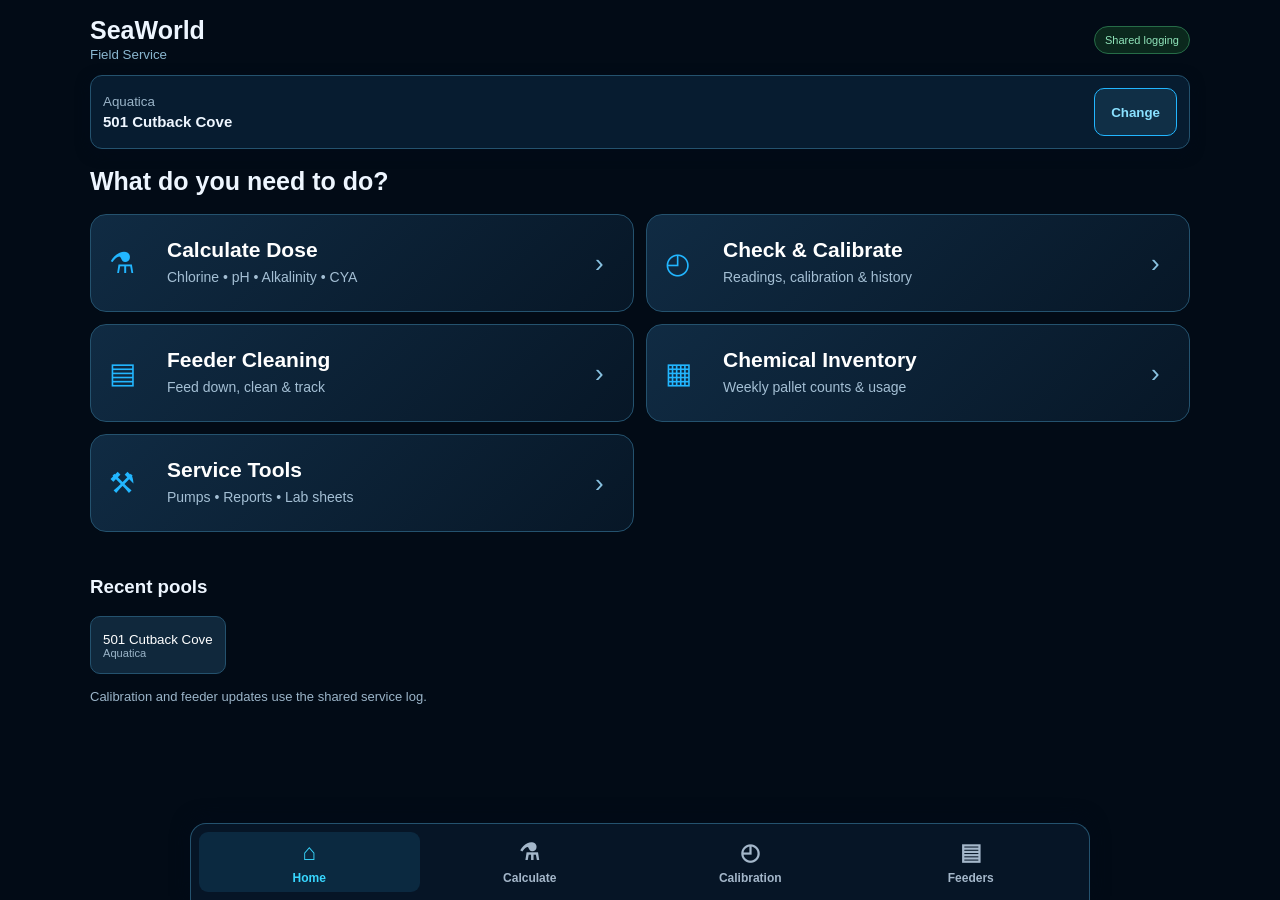
<file: index.html>
<!DOCTYPE html>

<html lang="en">
<head>
<meta charset="utf-8"/>
<meta content="width=device-width,initial-scale=1,viewport-fit=cover" name="viewport"/>
<meta content="#0b4f8a" name="theme-color"/>
<meta content="yes" name="apple-mobile-web-app-capable"/>
<meta content="default" name="apple-mobile-web-app-status-bar-style"/>
<meta content="SeaWorld Dose" name="apple-mobile-web-app-title"/>
<link href="manifest.webmanifest" rel="manifest"/>
<link href="icon-192.png" rel="apple-touch-icon"/>
<link href="icon-192.png" rel="icon"/>
<title>SeaWorld Field Service</title>
<style>
:root{--navy:#17365d;--blue:#d9eaf7;--green:#e2f0d9;--red:#fce4d6;--ink:#1f2937;--muted:#667085;--border:#cfd8e3;--white:#fff;--light:#f7fafc;--error:#b42318;--errorbg:#fef3f2}
*{box-sizing:border-box}
body{margin:0;font-family:-apple-system,BlinkMacSystemFont,"Segoe UI",Roboto,Arial,sans-serif;background:linear-gradient(180deg,#eef5fb,#f9fbfd);color:var(--ink);min-height:100vh}
.wrap{width:min(980px,calc(100% - 24px));margin:18px auto;padding-bottom:env(safe-area-inset-bottom)}

.hero{
background:
radial-gradient(circle at 12% 28%, rgba(255,255,255,.20) 0 10px, transparent 11px),
radial-gradient(circle at 82% 35%, rgba(255,255,255,.15) 0 8px, transparent 9px),
radial-gradient(circle at 65% 70%, rgba(255,255,255,.12) 0 14px, transparent 15px),
linear-gradient(180deg,#0b4f8a,#17365d);
position:relative;
overflow:hidden;
}
.hero:after{
content:"";
position:absolute;
left:-10%;
right:-10%;
bottom:-18px;
height:60px;
background:
radial-gradient(40px 20px at 20px 20px,#5fb6e5 49%,transparent 51%) repeat-x;
background-size:80px 40px;
opacity:.45;
}
.hero h1:before{
content:"🌊 ";
}

.hero{background:var(--navy);color:#fff;border-radius:18px 18px 0 0;padding:22px}
.hero h1{margin:0 0 6px;font-size:clamp(25px,5vw,38px)}
.hero p{margin:0;opacity:.9}
.tabs{display:none;grid-template-columns:repeat(3,1fr);background:#fff;border-left:1px solid var(--border);border-right:1px solid var(--border)}
.tab{padding:15px;border:0;background:#edf2f7;color:var(--navy);font-weight:800;font-size:16px;cursor:pointer}
.tab.active{background:#fff;box-shadow:inset 0 -4px 0 var(--navy)}
.panel{display:none;background:#fff;border:1px solid var(--border);border-top:0;border-radius:0 0 18px 18px;padding:18px;box-shadow:0 14px 35px rgba(23,54,93,.12)}
.panel.active{display:block}
.grid{display:grid;grid-template-columns:1.05fr .95fr;gap:20px}
@media(max-width:760px){.grid{grid-template-columns:1fr}}
.card{border:1px solid var(--border);border-radius:14px;overflow:hidden;background:#fff}
.card h2{margin:0;padding:14px 16px;font-size:18px;background:var(--blue);color:var(--navy)}
.card-body{padding:16px}
.field{margin-bottom:16px}
label{display:block;font-weight:700;margin-bottom:7px}
select,input{width:100%;min-height:50px;border:1px solid #aeb9c6;border-radius:10px;padding:10px 12px;font-size:17px;background:#fff;color:var(--ink)}
input.invalid{border-color:var(--error);background:var(--errorbg)}
.help{font-size:13px;color:var(--muted);margin-top:6px}
.error{display:none;margin-top:8px;padding:10px 12px;border-radius:9px;background:var(--errorbg);color:var(--error);font-weight:700;font-size:14px}
.error.show{display:block}
.readout{display:flex;justify-content:space-between;gap:12px;padding:12px 0;border-bottom:1px solid #e6ebf0}
.readout:last-child{border-bottom:0}
.readout span:first-child{color:var(--muted)}
.readout strong{text-align:right}
.result{background:var(--green);border:1px solid #b7d7a8;border-radius:14px;padding:18px;text-align:center}
.result.invalid{background:#f2f4f7;border-color:#d0d5dd}
.result small{display:block;color:#365314;font-weight:800;text-transform:uppercase;letter-spacing:.03em}
.result.invalid small,.result.invalid .big,.result.invalid .sub{color:#667085}
.result .big{font-size:clamp(38px,9vw,62px);font-weight:800;color:#214e2f;margin:8px 0}
.result .sub{color:#315f3e}
.tiles{display:grid;grid-template-columns:repeat(2,1fr);gap:10px;margin-top:12px}
.tile{background:var(--light);border:1px solid var(--border);border-radius:12px;padding:13px}
.tile b{display:block;font-size:20px;margin-top:5px}
.note{margin-top:18px;background:var(--red);border:1px solid #efb6a4;border-radius:12px;padding:14px 16px;line-height:1.5}
.formula{margin-top:14px;padding:12px 14px;background:#f8fafc;border-left:4px solid var(--navy);font-family:ui-monospace,SFMono-Regular,Menlo,Consolas,monospace;font-size:14px;overflow:auto}

.alert{margin-top:14px;border-radius:12px;padding:14px 16px;line-height:1.45;font-weight:700;display:none}
.alert.show{display:block}
.alert.caution{background:#fff7e6;border:1px solid #f3c969;color:#7a4b00}
.alert.warning{background:#fef3f2;border:1px solid #fda29b;color:#b42318}
.alert.info{background:#eef6ff;border:1px solid #b2ccff;color:#1849a9}


:root{
  --bg:#0b1220;
  --panel:#111827;
  --panel2:#172033;
  --panel3:#1f2937;
  --line:#2d3748;
  --text:#e5e7eb;
  --muted2:#94a3b8;
  --cyan:#22d3ee;
  --blue2:#3b82f6;
  --green2:#22c55e;
  --amber:#f59e0b;
  --red2:#ef4444;
}
body{background:radial-gradient(circle at top,#15233b 0,#0b1220 42%,#070b12 100%);color:var(--text)}
.wrap{width:min(1180px,calc(100% - 20px));margin:10px auto}
.hero{
  background:linear-gradient(135deg,#0f172a,#172554 58%,#0b4f8a);
  border:1px solid #263756;
  border-radius:16px;
  box-shadow:0 16px 40px rgba(0,0,0,.35);
}
.hero h1{font-size:clamp(23px,4vw,36px)}
.hero p{color:#cbd5e1}
.ops-dashboard{display:block;margin-top:12px}
.ops-dashboard.hidden{display:none}
.top-grid{display:grid;grid-template-columns:1.35fr .65fr;gap:12px}
@media(max-width:820px){.top-grid{grid-template-columns:1fr}}
.kpi-grid{display:grid;grid-template-columns:repeat(3,1fr);gap:12px}
@media(max-width:720px){.kpi-grid{grid-template-columns:1fr}}
.kpi,.ops-panel,.tool-launch{
  background:linear-gradient(180deg,rgba(23,32,51,.98),rgba(15,23,42,.98));
  border:1px solid #2a3a55;
  border-radius:14px;
  box-shadow:0 10px 26px rgba(0,0,0,.28);
}
.kpi{padding:15px}
.kpi-label{font-size:12px;letter-spacing:.08em;text-transform:uppercase;color:var(--muted2);font-weight:800}
.kpi-value{font-size:28px;font-weight:800;margin-top:8px}
.kpi-sub{font-size:13px;color:var(--muted2);margin-top:4px}
.kpi.blue .kpi-value{color:var(--cyan)}
.kpi.green .kpi-value{color:var(--green2)}
.kpi.amber .kpi-value{color:var(--amber)}
.ops-panel{padding:16px}
.panel-title{font-size:13px;letter-spacing:.08em;text-transform:uppercase;color:#cbd5e1;font-weight:800;margin-bottom:12px}
.status-row{display:flex;align-items:center;justify-content:space-between;padding:10px 0;border-bottom:1px solid var(--line)}
.status-row:last-child{border-bottom:0}
.status-left{display:flex;align-items:center;gap:9px}
.dot{width:10px;height:10px;border-radius:50%}
.dot.green{background:var(--green2);box-shadow:0 0 12px rgba(34,197,94,.7)}
.dot.amber{background:var(--amber);box-shadow:0 0 12px rgba(245,158,11,.65)}
.dot.blue{background:var(--cyan);box-shadow:0 0 12px rgba(34,211,238,.65)}
.status-value{font-weight:800}
.launch-grid{display:grid;grid-template-columns:repeat(3,1fr);gap:12px;margin-top:12px}
@media(max-width:720px){.launch-grid{grid-template-columns:1fr}}
.tool-launch{padding:16px;text-align:left;cursor:pointer;color:var(--text)}
.tool-launch:hover{border-color:#4f6b99;transform:translateY(-1px)}
.tool-top{display:flex;align-items:center;justify-content:space-between;gap:12px}
.tool-name{font-size:19px;font-weight:800}
.tool-badge{font-size:11px;padding:5px 8px;border-radius:999px;background:#0f2741;color:#7dd3fc;border:1px solid #24547a}
.tool-launch p{color:var(--muted2);margin:10px 0 0;line-height:1.4}
.mini-chart{height:42px;margin-top:14px;display:flex;align-items:flex-end;gap:5px}
.bar{flex:1;border-radius:3px 3px 0 0;background:linear-gradient(180deg,#22d3ee,#2563eb)}
.bar.g{background:linear-gradient(180deg,#4ade80,#15803d)}
.bar.a{background:linear-gradient(180deg,#fbbf24,#d97706)}
.bar.r{background:linear-gradient(180deg,#fb7185,#b91c1c)}
.calculator-shell{margin-top:12px}
.panel{
  background:linear-gradient(180deg,rgba(17,24,39,.98),rgba(11,18,32,.98));
  border:1px solid #2a3a55;
  color:var(--text);
  box-shadow:0 14px 35px rgba(0,0,0,.34);
}
.card{background:#121a2a;border-color:#2a3a55}
.card h2{background:#18243a;color:#dbeafe;border-bottom:1px solid #2a3a55}
select,input{background:#0f172a;color:var(--text);border-color:#3b4a63}
.readout{border-color:#2a3a55}
.readout span:first-child{color:var(--muted2)}
.result{background:linear-gradient(180deg,#143322,#10261a);border-color:#275c3d}
.result .big{color:#86efac}
.result small,.result .sub{color:#bbf7d0}
.tile{background:#121a2a;border-color:#2a3a55}
.formula{background:#0f172a;border-left-color:var(--cyan);color:#cbd5e1}
.note{background:#2a1b0e;border-color:#6b3f12;color:#fde68a}
.calculator-topbar{display:flex;justify-content:space-between;align-items:center;margin-bottom:12px}
.back-button{border:1px solid #3b4a63;background:#172033;color:#e2e8f0;border-radius:9px;padding:10px 13px;font-weight:800}
.calc-title{font-size:18px;font-weight:800;color:#dbeafe}

.reference-section{margin-top:12px;background:linear-gradient(180deg,rgba(23,32,51,.98),rgba(15,23,42,.98));border:1px solid #2a3a55;border-radius:14px;overflow:hidden;box-shadow:0 10px 26px rgba(0,0,0,.28)}
.reference-header{padding:14px 16px;background:#18243a;border-bottom:1px solid #2a3a55}
.reference-header h3{margin:0;color:#dbeafe;font-size:16px}
.reference-header p{margin:5px 0 0;color:var(--muted2);font-size:12px}
.table-wrap{overflow-x:hidden}
.ref-table{width:100%;border-collapse:collapse;table-layout:fixed}
.ref-table th,.ref-table td{padding:12px 14px;border-bottom:1px solid #243047;text-align:left}
.ref-table th{background:#101827;color:#94a3b8;font-size:11px;letter-spacing:.06em;text-transform:uppercase}
.ref-table td{color:#e2e8f0;font-size:14px;vertical-align:middle}
.ref-table th:first-child,.ref-table td:first-child{width:72%;white-space:normal;overflow-wrap:anywhere}
.ref-table th:last-child,.ref-table td:last-child{width:28%;text-align:right;white-space:nowrap}
.ref-table td:last-child{font-weight:800;color:#7dd3fc}
.dashboard-simple{display:grid;grid-template-columns:repeat(2,1fr);gap:14px;margin-top:12px}
@media(max-width:680px){.dashboard-simple{grid-template-columns:1fr}}
.launch-tile{min-height:150px;border:1px solid #2a3a55;border-radius:16px;padding:18px;text-align:left;color:var(--text);cursor:pointer;background:linear-gradient(180deg,rgba(23,32,51,.98),rgba(15,23,42,.98));box-shadow:0 10px 26px rgba(0,0,0,.28)}
.launch-icon{font-size:36px;margin-bottom:14px}
.launch-title{font-size:22px;font-weight:850;margin-bottom:6px}
.launch-desc{color:var(--muted2);line-height:1.4}

.footer{color:#64748b}

.footer{text-align:center;color:var(--muted);font-size:13px;margin-top:14px}

:root{
 --page:#020b18;--surface:#071427;--surface2:#0b1c34;--line:#17365c;
 --text:#f4f8ff;--muted:#aab9cc;--cyan:#38d7ff;--green:#52ef6e;
 --amber:#ffb51c;--red:#ff4654;--blue:#22b6ff;
}
html{background:var(--page)}
body{
 margin:0;color:var(--text);
 background:
 radial-gradient(circle at 50% -8%,#102f58 0,#061426 29%,#020b18 62%,#010711 100%);
}
.wrap{width:min(1120px,calc(100% - 18px));margin:10px auto 24px}

/* Reference-inspired hero */
.hero{
 min-height:236px;border-radius:28px;overflow:hidden;position:relative;padding:28px 30px;
 border:1px solid rgba(39,131,231,.78);
 background:
 linear-gradient(90deg,rgba(0,25,70,.98) 0%,rgba(4,57,124,.90) 48%,rgba(0,23,59,.68) 100%),
 radial-gradient(circle at 90% 20%,rgba(42,190,255,.25),transparent 32%);
 box-shadow:0 22px 52px rgba(0,0,0,.45),inset 0 1px rgba(255,255,255,.08);
}
.hero-wave{
 position:absolute;right:-4%;top:-12%;width:64%;height:126%;opacity:.96;pointer-events:none;
}
.hero-inner{position:relative;z-index:2;display:grid;grid-template-columns:1fr auto;gap:24px;align-items:center;height:100%}
.hero-brand{display:flex;gap:22px;align-items:center;min-width:0}
.hero-logo{width:120px;height:120px;flex:0 0 auto}
.hero-copy h1{margin:0;font-size:clamp(34px,6vw,58px);line-height:.95;letter-spacing:.015em;text-transform:uppercase}
.hero-copy .subtitle{margin-top:9px;color:#45d7ff;font-size:clamp(17px,3vw,27px);font-weight:850;letter-spacing:.055em;text-transform:uppercase}
.hero-copy p{margin:20px 0 0;font-size:clamp(15px,2.2vw,20px);line-height:1.4;color:#e7effb;max-width:580px}
.hero-meta{align-self:end;display:grid;gap:13px;min-width:265px;padding-bottom:8px}
.meta-line{display:flex;align-items:center;justify-content:flex-end;gap:10px;font-size:16px;color:#f2f6fb}
.online-dot{width:13px;height:13px;border-radius:50%;background:#39dc4c;box-shadow:0 0 18px rgba(57,220,76,.85)}
@media(max-width:760px){
 .hero{min-height:250px;padding:22px 20px}
 .hero-inner{display:block}
 .hero-brand{gap:14px}
 .hero-logo{width:82px;height:82px}
 .hero-copy h1{font-size:clamp(27px,9vw,42px)}
 .hero-copy .subtitle{font-size:clamp(13px,4vw,20px)}
 .hero-copy p{margin-top:14px;font-size:15px;max-width:78%}
 .hero-meta{position:absolute;right:16px;bottom:14px;min-width:auto;gap:7px}
 .meta-line{font-size:12px}
 .hero-wave{width:76%;right:-20%;opacity:.72}
}

/* 2 x 2 premium calculator cards */
.ops-dashboard{margin-top:22px}
.dashboard-simple{display:grid!important;grid-template-columns:repeat(2,minmax(0,1fr))!important;gap:22px!important}
.launch-tile{
 min-height:340px!important;padding:24px!important;border-radius:26px!important;
 position:relative;overflow:hidden;text-align:center!important;
 display:flex;flex-direction:column;align-items:center;justify-content:center;
 border:1px solid currentColor!important;
 box-shadow:0 18px 36px rgba(0,0,0,.40),inset 0 1px rgba(255,255,255,.08)!important;
 background:#071427!important;
}
.launch-tile::before{
 content:"";position:absolute;inset:0;opacity:.72;pointer-events:none;
 background:
 radial-gradient(ellipse at 50% 0%,rgba(255,255,255,.12),transparent 38%),
 repeating-radial-gradient(ellipse at 50% -20%,transparent 0 31px,rgba(255,255,255,.04) 32px 33px);
}
.launch-tile::after{
 content:"›";position:absolute;right:22px;bottom:20px;font-size:54px;line-height:1;color:currentColor;
}
.launch-tile:nth-child(1){color:var(--green);background:linear-gradient(150deg,#084c27,#021b18 75%)!important}
.launch-tile:nth-child(2){color:var(--blue);background:linear-gradient(150deg,#07558b,#03182f 75%)!important}
.launch-tile:nth-child(3){color:var(--amber);background:linear-gradient(150deg,#6b4509,#201304 75%)!important}
.launch-tile:nth-child(4){color:var(--red);background:linear-gradient(150deg,#651523,#21050d 75%)!important}
.launch-art{position:relative;z-index:2;width:min(50%,180px);aspect-ratio:1;margin-bottom:14px}
.launch-title{position:relative;z-index:2;font-size:clamp(22px,4vw,38px)!important;font-weight:900!important;color:currentColor!important;margin:0 0 8px!important}
.launch-desc{position:relative;z-index:2;color:#f5f8fd!important;font-size:clamp(14px,2.2vw,20px);max-width:90%;line-height:1.35}
@media(max-width:620px){
 .dashboard-simple{gap:12px!important}
 .launch-tile{min-height:230px!important;padding:15px 10px!important;border-radius:19px!important}
 .launch-art{width:52%;margin-bottom:6px}
 .launch-title{font-size:clamp(17px,5vw,24px)!important}
 .launch-desc{font-size:12px;max-width:96%}
 .launch-tile::after{font-size:38px;right:11px;bottom:8px}
}

/* Calculator theme */
.panel.calculator-shell{
 margin-top:18px;border-radius:24px!important;border:1px solid #163b69!important;
 background:linear-gradient(180deg,#07172c,#030c1b)!important;padding:18px!important;
 box-shadow:0 20px 42px rgba(0,0,0,.42)!important;
}
.calculator-topbar{
 margin:-18px -18px 16px!important;padding:14px 16px!important;border-radius:23px 23px 0 0;
 background:linear-gradient(90deg,#07356c,#08689b,#062247)!important;border-bottom:1px solid rgba(78,191,255,.3)!important;
}
.back-button{background:#031329!important;border:1px solid #2a78ab!important;color:#e9f8ff!important}
.calc-title{color:#69dfff!important;text-transform:uppercase;letter-spacing:.04em}
.calc-visual{
 margin-bottom:16px;border-radius:20px;min-height:180px;padding:20px;
 display:grid;grid-template-columns:170px 1fr;align-items:center;gap:22px;overflow:hidden;position:relative;
 border:1px solid currentColor;background:#061426;
}
.calc-visual::after{
 content:"";position:absolute;inset:0;pointer-events:none;opacity:.35;
 background:repeating-radial-gradient(ellipse at 70% 0%,transparent 0 30px,rgba(255,255,255,.06) 31px 32px);
}
.calc-visual-icon{position:relative;z-index:2;width:150px;height:150px}
.calc-visual-copy{position:relative;z-index:2}
.calc-visual h2{margin:0 0 8px;font-size:clamp(24px,4vw,38px);color:currentColor}
.calc-visual p{margin:0;color:#e5edf8;line-height:1.45;font-size:16px}
.calc-visual.soda{color:var(--green);background:linear-gradient(120deg,#094224,#031c1b)}
.calc-visual.fc{color:var(--blue);background:linear-gradient(120deg,#064d80,#031a34)}
.calc-visual.cya{color:var(--amber);background:linear-gradient(120deg,#624006,#251506)}
.calc-visual.dechlor{color:var(--red);background:linear-gradient(120deg,#5e1420,#23060d)}
@media(max-width:600px){
 .calc-visual{grid-template-columns:105px 1fr;min-height:130px;padding:13px;gap:12px}
 .calc-visual-icon{width:100px;height:100px}
 .calc-visual p{font-size:13px}
}
.card{background:linear-gradient(180deg,#0c1c34,#061123)!important;border:1px solid #1b406d!important}
.card h2{background:linear-gradient(90deg,#0f3765,#092647)!important;color:#eaf8ff!important}
select,input{background:#061226!important;border-color:#29527d!important;color:#fff!important}
.readout{border-color:#193653!important}.readout span:first-child{color:#a9bad0!important}
.tile{background:#09192d!important;border-color:#214464!important}
.reference-section{background:linear-gradient(180deg,#0c1c34,#061123)!important;border-color:#1b406d!important}
.reference-header{background:linear-gradient(90deg,#0f3765,#092647)!important}
.formula{background:#051020!important}
.footer{color:#7190af!important}


/* ===== Six Calculator Header Test operational refinement ===== */
.hero{min-height:220px}
.hero-layout{
  position:relative;z-index:2;display:grid;
  grid-template-columns:minmax(0,1fr) 260px;
  grid-template-areas:"brand status" "description status";
  column-gap:28px;align-items:center;height:100%;
}
.hero-brand-block{grid-area:brand;display:flex;align-items:center;gap:18px;min-width:0}
.hero-title-block h1{margin:0;font-size:clamp(33px,5vw,56px);line-height:.95;text-transform:uppercase;letter-spacing:.025em}
.hero-subtitle{margin-top:8px;color:#4bdcff;font-size:clamp(16px,2.7vw,25px);font-weight:850;letter-spacing:.055em;text-transform:uppercase}
.hero-description{grid-area:description;margin:16px 0 0 138px;max-width:550px;color:#e7effb;font-size:17px;line-height:1.42}
.hero-status-block{
  grid-area:status;align-self:stretch;display:flex;flex-direction:column;justify-content:center;
  gap:12px;padding:18px;border-left:1px solid rgba(132,211,255,.22);
  background:linear-gradient(90deg,rgba(2,18,43,.08),rgba(2,18,43,.42));border-radius:0 20px 20px 0
}
.status-label{font-size:11px;letter-spacing:.14em;color:#89cfff;font-weight:850}
.status-online,.status-date,.status-time{display:flex;align-items:center;gap:9px;color:#f5f8fd}
.status-online{font-size:17px}.status-date,.status-time{font-size:14px;color:#d4dfed}
@media(max-width:720px){
  .hero{min-height:300px}
  .hero-layout{display:grid;grid-template-columns:1fr;grid-template-areas:"brand" "description" "status";gap:10px}
  .hero-logo{width:76px;height:76px}
  .hero-title-block h1{font-size:clamp(27px,9vw,40px)}
  .hero-subtitle{font-size:clamp(13px,4.4vw,18px)}
  .hero-description{margin:3px 0 0;max-width:72%;font-size:14px}
  .hero-status-block{
    margin-top:4px;padding:10px 12px;border-left:0;border-top:1px solid rgba(132,211,255,.22);
    border-radius:12px;display:grid;grid-template-columns:1.2fr 1fr 1fr;gap:7px;background:rgba(1,17,39,.56)
  }
  .status-label{display:none}
  .status-online,.status-date,.status-time{font-size:11px;justify-content:center;white-space:nowrap}
}

/* Dashboard action hierarchy */
.launch-action{position:relative;z-index:2;font-size:14px;font-weight:800;color:#fff;text-transform:uppercase;letter-spacing:.07em;margin-bottom:5px}
.launch-desc{font-size:14px!important;color:rgba(255,255,255,.80)!important}
@media(max-width:620px){
  .launch-action{font-size:10px}
  .launch-desc{font-size:11px!important}
}

/* Calculator breadcrumb */
.calculator-breadcrumb{
  display:flex;align-items:center;gap:10px;margin-bottom:12px;padding:10px 12px;
  border:1px solid rgba(96,177,232,.24);border-radius:12px;background:rgba(3,17,36,.74);
  color:#a7dfff;font-size:14px
}
.breadcrumb-separator{color:#55789c}.calculator-breadcrumb strong{color:#eef9ff}

/* Operational calculator hero: 60% text / 40% art */
.calc-visual{
  grid-template-columns:minmax(0,1.4fr) minmax(150px,.75fr)!important;
  min-height:230px!important;padding:24px 28px!important;gap:22px!important
}
.calc-visual-copy{text-align:left}
.calc-kicker{font-size:12px;font-weight:850;letter-spacing:.14em;color:currentColor;opacity:.88}
.calc-visual h2{font-size:clamp(30px,5vw,48px)!important;margin:7px 0 10px!important}
.calc-visual p{font-size:17px!important;max-width:560px}
.calc-visual-icon{width:190px!important;height:190px!important;justify-self:end}
@media(max-width:600px){
  .calc-visual{grid-template-columns:minmax(0,1fr) 125px!important;min-height:170px!important;padding:17px!important}
  .calc-visual h2{font-size:clamp(23px,7vw,34px)!important}
  .calc-visual p{font-size:13px!important}
  .calc-visual-icon{width:125px!important;height:125px!important}
}

/* Per-calculator page tint */
#sodaPanel{--accent:#52ef6e;background:radial-gradient(circle at 80% 0,rgba(41,180,88,.12),transparent 30%),linear-gradient(180deg,#061b19,#030c15)!important}
#fcPanel{--accent:#27bfff;background:radial-gradient(circle at 80% 0,rgba(24,153,230,.14),transparent 30%),linear-gradient(180deg,#061a2c,#030c18)!important}
#cyaPanel{--accent:#ffb51c;background:radial-gradient(circle at 80% 0,rgba(230,156,19,.13),transparent 30%),linear-gradient(180deg,#211707,#080d14)!important}
#dechlorPanel{--accent:#ff4654;background:radial-gradient(circle at 80% 0,rgba(222,43,63,.13),transparent 30%),linear-gradient(180deg,#20080e,#080b13)!important}

/* Inputs: clear SCADA-like grouping */
.input-section-label{
  margin:14px 0 7px;padding-top:12px;border-top:1px solid #1d3b5a;
  color:var(--accent,#6bdcff);font-size:10px;font-weight:900;letter-spacing:.15em
}
.input-section-label:first-child{margin-top:0;padding-top:0;border-top:0}
.field{padding:10px 11px;border:1px solid #1d3b5a;border-radius:12px;background:rgba(4,15,31,.44)}
.field label{font-size:12px;text-transform:uppercase;letter-spacing:.06em;color:#bcd0e5}
.field input,.field select{font-weight:700}

/* Readouts become compact metric cards */
.metric-grid{display:grid;grid-template-columns:repeat(2,minmax(0,1fr));gap:10px;margin-top:14px}
.metric-grid .readout{
  display:block;padding:12px;border:1px solid #224766;border-radius:12px;
  background:linear-gradient(180deg,rgba(14,36,63,.86),rgba(5,18,35,.90))
}
.metric-grid .readout span{display:block;font-size:11px;text-transform:uppercase;letter-spacing:.06em;color:#8fa9c2!important}
.metric-grid .readout strong{display:block;margin-top:6px;text-align:left;font-size:18px;color:#f4f8ff}

/* Results: primary result plus four equally prominent metric cards */
.result{padding:22px!important;border-width:1px!important}
.result .big{font-size:clamp(42px,8vw,68px)!important}
.tiles{grid-template-columns:repeat(2,minmax(0,1fr))!important;gap:10px!important}
.tile{min-height:92px;display:flex;flex-direction:column;justify-content:center;padding:14px!important}
.tile span{font-size:11px!important;text-transform:uppercase;letter-spacing:.055em}
.tile b{font-size:21px!important}

/* Quick-reference intensity cues */
.ref-table tr.level-low td:last-child{color:#72f394!important}
.ref-table tr.level-medium td:last-child{color:#f7dc63!important}
.ref-table tr.level-high td:last-child{color:#ff9e45!important}
.ref-table tr.level-critical td:last-child{color:#ff6874!important}
.ref-table tr.level-low{background:linear-gradient(90deg,transparent,rgba(61,203,105,.035))}
.ref-table tr.level-medium{background:linear-gradient(90deg,transparent,rgba(247,196,44,.045))}
.ref-table tr.level-high{background:linear-gradient(90deg,transparent,rgba(247,125,44,.052))}
.ref-table tr.level-critical{background:linear-gradient(90deg,transparent,rgba(236,57,74,.060))}


.header-clean{min-height:230px}.clean-header-layout{position:relative;z-index:2;display:grid;grid-template-columns:1fr 270px;gap:28px;align-items:center;height:100%}.eyebrow{font-size:11px;letter-spacing:.18em;color:#7bdfff;font-weight:900;margin-bottom:8px}.clean-brand h1{margin:0;font-size:clamp(40px,7vw,68px);line-height:.9;text-transform:uppercase}.product-title{margin-top:10px;font-size:clamp(18px,3vw,29px);font-weight:850;color:#4bdcff;text-transform:uppercase;letter-spacing:.06em}.clean-brand p{max-width:560px;color:#dfeaf6;font-size:17px;line-height:1.45}.clean-status{padding:18px;border:1px solid rgba(116,207,255,.25);border-radius:17px;background:rgba(2,18,43,.68)}.status-head{font-size:10px;letter-spacing:.16em;color:#77d8ff;font-weight:900;margin-bottom:12px}.online-row{display:flex;align-items:center;gap:9px;padding-bottom:12px;border-bottom:1px solid rgba(126,191,229,.16)}.status-row2{display:flex;justify-content:space-between;padding-top:10px;color:#a9bed2;font-size:13px}.status-row2 strong{color:#fff}@media(max-width:720px){.header-clean{min-height:295px}.clean-header-layout{grid-template-columns:1fr;gap:12px}.clean-brand h1{font-size:clamp(36px,12vw,52px)}.clean-brand p{font-size:14px;max-width:80%}.clean-status{display:grid;grid-template-columns:1.2fr 1fr 1fr;padding:10px;gap:8px}.status-head,.status-row2:last-child{display:none}.online-row{border:0;padding:0;font-size:11px}.status-row2{display:block;padding:0;text-align:center;font-size:10px}.status-row2 span,.status-row2 strong{display:block}}.dashboard-simple{grid-template-columns:repeat(2,minmax(0,1fr))!important}.tile-cal{color:#66dcff!important;background:linear-gradient(150deg,#07547c,#031b2e 75%)!important}.tile-alk{color:#f3d65d!important;background:linear-gradient(150deg,#695514,#241b05 75%)!important}.simple-icon{font-size:72px}.hero-icon{font-size:100px}.extra-panel{display:none}.extra-panel.active{display:block}.calc-visual.calhypo{color:#66dcff;background:linear-gradient(120deg,#07547c,#031b2e)}.calc-visual.alkalinity{color:#f3d65d;background:linear-gradient(120deg,#695514,#241b05)}#calhypoPanel{--accent:#66dcff}#alkPanel{--accent:#f3d65d}.cal-ref{table-layout:auto}.cal-ref th:first-child,.cal-ref td:first-child{width:54%}.cal-ref th:not(:first-child),.cal-ref td:not(:first-child){text-align:right;white-space:nowrap}@media(max-width:620px){.cal-ref th,.cal-ref td{padding:9px 5px;font-size:11px}.simple-icon{font-size:50px}.hero-icon{font-size:72px}}

/* ===== Dashboard grid correction and theme switcher ===== */
.dashboard-simple{
  display:grid !important;
  grid-template-columns:repeat(2,minmax(0,1fr)) !important;
  grid-auto-flow:row !important;
  gap:14px !important;
  align-items:stretch !important;
}
.dashboard-simple > .launch-tile{
  width:100% !important;
  min-width:0 !important;
  grid-column:auto !important;
  grid-row:auto !important;
  min-height:260px !important;
}
@media(max-width:620px){
  .dashboard-simple{
    grid-template-columns:repeat(2,minmax(0,1fr)) !important;
    gap:10px !important;
  }
  .dashboard-simple > .launch-tile{
    min-height:225px !important;
    padding:14px 8px !important;
  }
  .launch-title{font-size:clamp(16px,4.8vw,22px)!important}
  .launch-action{font-size:9px!important}
  .launch-desc{font-size:10px!important}
  .launch-art{width:56%!important}
}

/* Theme controls */
.theme-panel{
  margin:18px 0 0;
  padding:15px;
  border:1px solid #1c3f68;
  border-radius:16px;
  background:linear-gradient(180deg,#0b1b32,#061123);
  box-shadow:0 12px 25px rgba(0,0,0,.28);
}
.theme-panel-title{
  margin-bottom:11px;
  font-size:11px;
  font-weight:900;
  letter-spacing:.12em;
  text-transform:uppercase;
  color:#92b8d8;
}
.theme-options{
  display:grid;
  grid-template-columns:1fr 1fr;
  gap:9px;
}
.theme-option{
  position:relative;
}
.theme-option input{
  position:absolute;
  opacity:0;
  pointer-events:none;
}
.theme-option label{
  display:flex;
  align-items:center;
  justify-content:center;
  gap:9px;
  min-height:46px;
  margin:0;
  border:1px solid #294e72;
  border-radius:12px;
  background:#07162a;
  color:#dcecff;
  font-weight:800;
  cursor:pointer;
  transition:.15s ease;
}
.theme-option input:checked + label{
  border-color:#4bdcff;
  box-shadow:0 0 0 2px rgba(75,220,255,.16);
  background:#0b3152;
  color:#fff;
}
.theme-note{
  margin-top:9px;
  font-size:11px;
  color:#7e9bb7;
  text-align:center;
}

/* Complete light mode */
body.light-mode{
  --page:#edf4f9;
  --surface:#ffffff;
  --surface2:#f3f8fc;
  --line:#c7d8e7;
  --text:#10233a;
  --muted:#5f7489;
  background:
    radial-gradient(circle at 50% -8%,#d8ecf8 0,#edf5fa 35%,#f7fafc 75%,#ffffff 100%) !important;
  color:#10233a !important;
}
body.light-mode .wrap{color:#10233a}
body.light-mode .hero{
  background:
    linear-gradient(90deg,rgba(219,239,251,.98),rgba(191,226,247,.96) 55%,rgba(232,246,253,.90)),
    radial-gradient(circle at 88% 18%,rgba(50,163,218,.22),transparent 32%) !important;
  border-color:#75b9df !important;
  box-shadow:0 16px 34px rgba(50,92,128,.18),inset 0 1px rgba(255,255,255,.8) !important;
}
body.light-mode .header-brand-copy h1{color:#083a69}
body.light-mode .header-product-name{color:#087bac}
body.light-mode .header-eyebrow{color:#247ea9}
body.light-mode .header-brand-copy p{color:#395b73}
body.light-mode .header-command-status{
  background:rgba(255,255,255,.72) !important;
  border-color:#9bcce6 !important;
  box-shadow:0 8px 20px rgba(51,95,128,.12) !important;
}
body.light-mode .header-status-title{color:#247ea9}
body.light-mode .header-online,
body.light-mode .header-status-row strong{color:#17354f}
body.light-mode .header-status-row{color:#5f7588}

body.light-mode .launch-tile{
  box-shadow:0 12px 25px rgba(55,85,110,.16),inset 0 1px rgba(255,255,255,.74) !important;
}
body.light-mode .launch-tile:nth-child(1){
  background:linear-gradient(150deg,#dff6e4,#bde8c8 72%) !important;
  color:#16833d !important;
  border-color:#5aba75 !important;
}
body.light-mode .launch-tile:nth-child(2){
  background:linear-gradient(150deg,#ddf2ff,#b7dff6 72%) !important;
  color:#087ebd !important;
  border-color:#58abd8 !important;
}
body.light-mode .launch-tile:nth-child(3){
  background:linear-gradient(150deg,#fff4cf,#f5dfa0 72%) !important;
  color:#a46a00 !important;
  border-color:#dcad36 !important;
}
body.light-mode .launch-tile:nth-child(4){
  background:linear-gradient(150deg,#ffe3e6,#f3bec5 72%) !important;
  color:#b82638 !important;
  border-color:#dd6f7c !important;
}
body.light-mode .calhypo-tile{
  background:linear-gradient(150deg,#dcf4fb,#b9e2ef 72%) !important;
  color:#167ca2 !important;
  border-color:#57abc9 !important;
}
body.light-mode .alkalinity-tile{
  background:linear-gradient(150deg,#fff4cf,#ead99a 72%) !important;
  color:#8b6a0a !important;
  border-color:#c8a838 !important;
}
body.light-mode .launch-action{color:#263b4d !important}
body.light-mode .launch-desc{color:#415b70 !important}
body.light-mode .launch-tile::before{opacity:.18}
body.light-mode .launch-art{
  filter:drop-shadow(0 7px 10px rgba(52,79,99,.20));
}

body.light-mode .panel.calculator-shell,
body.light-mode .new-calculator{
  background:linear-gradient(180deg,#f8fbfd,#edf4f8) !important;
  border-color:#a9c7dc !important;
  box-shadow:0 16px 34px rgba(55,87,111,.15) !important;
}
body.light-mode .calculator-breadcrumb{
  background:#e9f4fa !important;
  border-color:#acd0e5 !important;
  color:#2a688b !important;
}
body.light-mode .calculator-breadcrumb strong{color:#143d57}
body.light-mode .back-button{
  background:#ffffff !important;
  border-color:#91bfd7 !important;
  color:#164d70 !important;
}
body.light-mode .card{
  background:linear-gradient(180deg,#ffffff,#f3f8fb) !important;
  border-color:#bad0df !important;
  color:#173148 !important;
}
body.light-mode .card h2,
body.light-mode .reference-header{
  background:linear-gradient(90deg,#dceef8,#cce4f2) !important;
  color:#153f5b !important;
}
body.light-mode .field{
  background:#f7fbfd !important;
  border-color:#bfd5e3 !important;
}
body.light-mode .field label{color:#425f73 !important}
body.light-mode select,
body.light-mode input{
  background:#ffffff !important;
  color:#142c40 !important;
  border-color:#abc6d8 !important;
}
body.light-mode .metric-grid .readout,
body.light-mode .tile{
  background:linear-gradient(180deg,#ffffff,#eef5f9) !important;
  border-color:#bfd2df !important;
}
body.light-mode .metric-grid .readout span,
body.light-mode .tile span{color:#60798d !important}
body.light-mode .metric-grid .readout strong,
body.light-mode .tile b{color:#173148 !important}
body.light-mode .result{
  box-shadow:0 10px 22px rgba(57,92,118,.14) !important;
}
body.light-mode .recommend-card,
body.light-mode .formula-card,
body.light-mode .reference-section{
  background:linear-gradient(180deg,#ffffff,#f1f7fa) !important;
  border-color:#bfd3e1 !important;
  color:#233f55 !important;
}
body.light-mode .recommend-card h3,
body.light-mode .formula-card h3,
body.light-mode .reference-header h3{color:#194b6a !important}
body.light-mode .recommend-card li,
body.light-mode .formula-card,
body.light-mode .reference-header p{color:#526d80 !important}
body.light-mode .ref-table th{
  background:#e5f0f6 !important;
  color:#496478 !important;
}
body.light-mode .ref-table td{
  color:#203b50 !important;
  border-color:#d6e3ec !important;
}
body.light-mode .theme-panel{
  background:linear-gradient(180deg,#ffffff,#edf5f9);
  border-color:#bad0df;
  box-shadow:0 12px 25px rgba(55,87,111,.13);
}
body.light-mode .theme-panel-title{color:#48687f}
body.light-mode .theme-option label{
  background:#f6fafc;
  border-color:#b8d0df;
  color:#27465d;
}
body.light-mode .theme-option input:checked + label{
  background:#dceff8;
  border-color:#5aa9cf;
  color:#153e58;
  box-shadow:0 0 0 2px rgba(55,147,190,.12);
}
body.light-mode .theme-note{color:#6f8799}
body.light-mode .footer{color:#71889a !important}


/* ===== v7 dashboard and utilities ===== */
.primary-calculator-grid{
  display:grid !important;
  grid-template-columns:repeat(2,minmax(0,1fr)) !important;
  grid-template-rows:repeat(3,minmax(0,1fr)) !important;
  grid-auto-flow:row !important;
  gap:12px !important;
}
.primary-calculator-grid > .launch-tile{
  grid-column:auto !important;
  grid-row:auto !important;
  width:100% !important;
  min-width:0 !important;
  min-height:0 !important;
  height:clamp(250px,38vw,390px) !important;
  margin:0 !important;
}
.primary-calculator-grid .launch-art{
  width:min(58%,190px) !important;
  margin:0 auto 10px !important;
}
@media(max-width:620px){
  .primary-calculator-grid{gap:9px !important}
  .primary-calculator-grid > .launch-tile{
    height:clamp(218px,58vw,300px) !important;
    padding:12px 8px !important;
  }
  .primary-calculator-grid .launch-art{width:min(54%,120px) !important}
  .primary-calculator-grid .launch-title{font-size:clamp(15px,4.8vw,21px) !important;line-height:1.08}
  .primary-calculator-grid .launch-action{font-size:8.5px !important}
  .primary-calculator-grid .launch-desc{font-size:10px !important}
}

.utilities-launcher{
  width:100%;margin-top:12px;padding:16px 18px;display:grid;
  grid-template-columns:54px minmax(0,1fr) 24px;align-items:center;gap:14px;
  text-align:left;border:1px solid #566de8;border-radius:18px;
  background:linear-gradient(115deg,#172b68,#16204a 52%,#281c58);
  color:#fff;box-shadow:0 14px 28px rgba(0,0,0,.28);cursor:pointer
}
.utilities-launcher-icon{
  width:54px;height:54px;display:grid;place-items:center;border-radius:16px;
  background:rgba(255,255,255,.10);border:1px solid rgba(255,255,255,.22);
  font-size:34px;color:#91dfff
}
.utilities-launcher-copy{display:flex;flex-direction:column;gap:4px}
.utilities-kicker{font-size:9px;letter-spacing:.14em;font-weight:900;color:#91dfff}
.utilities-launcher-copy strong{font-size:17px}
.utilities-launcher-copy small{font-size:12px;color:#c7d1ee}
.utilities-arrow{font-size:34px;color:#91dfff}

.theme-options-three{grid-template-columns:repeat(3,1fr) !important}
@media(max-width:520px){
  .theme-options-three label{font-size:12px;padding:0 4px}
}

.utilities-panel{display:none}
.utilities-panel.active{display:block}
.utilities-hero{
  min-height:190px;padding:28px;display:grid;grid-template-columns:1fr 130px;
  align-items:center;gap:20px;border:1px solid #5c6fe6;border-radius:18px;
  background:
    radial-gradient(circle at 80% 20%,rgba(118,220,255,.23),transparent 28%),
    linear-gradient(120deg,#172b68,#141e46 58%,#261b56);
  color:#fff
}
.utilities-hero h2{font-size:clamp(30px,5vw,48px);margin:7px 0 9px}
.utilities-hero p{margin:0;color:#d2d9f1}
.utilities-hero-mark{
  width:120px;height:120px;display:grid;place-items:center;border-radius:28px;
  border:1px solid rgba(255,255,255,.25);background:rgba(255,255,255,.08);
  font-size:76px;color:#90ddff
}
.utility-tabs{
  display:grid;grid-template-columns:repeat(3,1fr);gap:8px;margin:14px 0;
  padding:7px;border:1px solid #243f65;border-radius:15px;background:#07162a
}
.utility-tab{
  min-height:44px;border:1px solid transparent;border-radius:10px;
  background:transparent;color:#91aac2;font-weight:850;cursor:pointer
}
.utility-tab.active{background:#153b64;border-color:#48b8e7;color:#fff}
.utility-workspace{display:none}
.utility-workspace.active{display:block}
.utility-result .big{font-variant-numeric:tabular-nums}
@media(max-width:620px){
  .utilities-hero{grid-template-columns:1fr 82px;min-height:160px;padding:19px}
  .utilities-hero-mark{width:78px;height:78px;font-size:48px;border-radius:21px}
  .utility-tabs{gap:5px}
  .utility-tab{font-size:11px}
}

/* Light utilities theme */
body.light-mode .utilities-launcher{
  background:linear-gradient(115deg,#e6ecff,#d7e5fb 52%,#eee6ff);
  border-color:#8b9dde;color:#243552;box-shadow:0 12px 25px rgba(55,87,111,.14)
}
body.light-mode .utilities-launcher-icon{
  background:#fff;border-color:#aebce8;color:#247ca6
}
body.light-mode .utilities-kicker,
body.light-mode .utilities-arrow{color:#3b73a8}
body.light-mode .utilities-launcher-copy small{color:#60728d}
body.light-mode .utilities-hero{
  background:
    radial-gradient(circle at 80% 20%,rgba(97,190,229,.18),transparent 28%),
    linear-gradient(120deg,#e8efff,#dce9f8 58%,#ece6fb);
  border-color:#a9b8e7;color:#1d3351
}
body.light-mode .utilities-hero p{color:#526981}
body.light-mode .utilities-hero-mark{
  background:#fff;border-color:#afbee4;color:#287fa7
}
body.light-mode .utility-tabs{
  background:#e8f1f7;border-color:#b9cedd
}
body.light-mode .utility-tab{color:#5f7587}
body.light-mode .utility-tab.active{
  background:#fff;border-color:#61a9cf;color:#174b6b
}


/* ===== v8 interaction reliability fixes ===== */
.utility-tab,
.theme-option label{
  touch-action:manipulation;
  -webkit-tap-highlight-color:transparent;
  user-select:none;
}
.utility-tab{
  position:relative;
  z-index:3;
  pointer-events:auto !important;
}
.utility-workspace{
  pointer-events:none;
}
.utility-workspace.active{
  pointer-events:auto;
}
.theme-option{
  position:relative;
  z-index:3;
  pointer-events:auto !important;
}
.theme-option label{
  pointer-events:auto !important;
}
.footer{
  padding-bottom:max(26px,env(safe-area-inset-bottom));
}


/* ===== v9 fixes ===== */
.theme-options-two{
  grid-template-columns:repeat(2,minmax(0,1fr)) !important;
}

/* Explicit light-mode styling for the final two calculator tiles. */
body.light-mode .primary-calculator-grid > .calhypo-tile,
html.light-mode body .primary-calculator-grid > .calhypo-tile{
  background:
    radial-gradient(circle at 50% 22%,rgba(86,199,235,.24),transparent 29%),
    linear-gradient(150deg,#ddf6fc 0%,#c7eaf4 56%,#b1dce9 100%) !important;
  border-color:#52aeca !important;
  color:#11799d !important;
  box-shadow:0 12px 25px rgba(55,87,111,.15),inset 0 1px rgba(255,255,255,.88) !important;
}
body.light-mode .primary-calculator-grid > .alkalinity-tile,
html.light-mode body .primary-calculator-grid > .alkalinity-tile{
  background:
    radial-gradient(circle at 50% 22%,rgba(244,214,98,.25),transparent 29%),
    linear-gradient(150deg,#fff5ce 0%,#f2e2a6 57%,#e3cf7b 100%) !important;
  border-color:#c7a83a !important;
  color:#806107 !important;
  box-shadow:0 12px 25px rgba(55,87,111,.15),inset 0 1px rgba(255,255,255,.88) !important;
}
body.light-mode .calhypo-tile .launch-title,
body.light-mode .calhypo-tile .launch-action,
body.light-mode .calhypo-tile .launch-desc{
  color:#176d89 !important;
  opacity:1 !important;
}
body.light-mode .alkalinity-tile .launch-title,
body.light-mode .alkalinity-tile .launch-action,
body.light-mode .alkalinity-tile .launch-desc{
  color:#725605 !important;
  opacity:1 !important;
}
body.light-mode .calhypo-tile::before,
body.light-mode .alkalinity-tile::before{
  opacity:.10 !important;
}


/* v15.2 dark-only build */
html{color-scheme:dark}
body{background:#020b16!important;color:#eef6ff!important}
.footer{padding-bottom:max(28px,env(safe-area-inset-bottom))}
.utility-workspace[hidden]{display:none!important}


/* ===== v15.2 Pump Workflow + Incident PDF ===== */
.pump-launcher,.incident-launcher,.chemical-pump-launcher{
  width:100%;margin-top:12px;padding:16px 18px;display:grid;
  grid-template-columns:54px minmax(0,1fr) 24px;align-items:center;gap:14px;
  text-align:left;border-radius:18px;color:#fff;box-shadow:0 14px 28px rgba(0,0,0,.28);cursor:pointer
}
.pump-launcher{border:1px solid #54a8ff;background:linear-gradient(115deg,#0d3d6e,#0a294c 55%,#161f4a)}
.chemical-pump-launcher{border:1px solid #a879ff;background:linear-gradient(115deg,#352064,#162b55 55%,#102f42)}
.chemical-pump-launcher .module-kicker{color:#c5a6ff}
.incident-launcher{border:1px solid #34c881;background:linear-gradient(115deg,#0d513e,#0a2f2a 55%,#102f42)}
.module-launcher-icon{width:54px;height:54px;display:grid;place-items:center;border-radius:16px;background:rgba(255,255,255,.10);font-size:28px}
.module-launcher-copy{display:flex;flex-direction:column;gap:4px}
.module-kicker{font-size:9px;letter-spacing:.14em;font-weight:900;color:#8bdcff}
.incident-launcher .module-kicker{color:#82efbd}
.module-launcher-copy strong{font-size:18px}.module-launcher-copy small{font-size:12px;color:#c8d7e7}.module-arrow{font-size:34px;color:#91dfff}
.pump-panel,.incident-panel,.chemfeed-panel{display:none}.pump-panel.active,.incident-panel.active,.chemfeed-panel.active{display:block}
.pump-hero,.incident-hero{display:grid;grid-template-columns:minmax(0,1fr) 125px;align-items:center;gap:18px;padding:25px;border-radius:18px}
.pump-hero{border:1px solid #4ca7ff;background:linear-gradient(120deg,#0b3d70,#092a4d 62%,#161f4d)}
.incident-hero{border:1px solid #34c881;background:linear-gradient(120deg,#0b4938,#092a2b 62%,#102a45)}
.pump-hero h2,.incident-hero h2{font-size:clamp(30px,5vw,46px);margin:6px 0}.pump-hero p,.incident-hero p{margin:0;color:#cce1ef}
.pump-hero-icon{width:110px;height:110px;display:grid;place-items:center;border:1px solid rgba(255,255,255,.2);border-radius:24px;background:rgba(0,0,0,.15);font-size:55px}
.pump-tabs{display:grid;grid-template-columns:repeat(3,1fr);gap:7px;margin:13px 0;padding:7px;border:1px solid #234767;border-radius:14px;background:#07172a}
.pump-tab{min-height:43px;border:1px solid transparent;border-radius:9px;background:transparent;color:#829db5;font-weight:850}.pump-tab.active{background:#123e68;border-color:#48b8e7;color:#fff}
.pump-workspace{display:none}.pump-workspace.active{display:block}
.curve-point-header,.curve-point-row{display:grid;grid-template-columns:48px 1fr 1fr;gap:8px;align-items:center}
.curve-point-header{padding:0 4px 6px;color:#819db4;font-size:10px;font-weight:900;text-transform:uppercase}
.curve-point-row{margin-bottom:7px}.curve-point-row span{display:grid;place-items:center;height:42px;border:1px solid #244866;border-radius:9px;background:#071729;color:#7fa0b8;font-weight:800}.curve-point-row input{padding:10px}
.pump-chart-card{padding:12px;border:1px solid #224a6e;border-radius:16px;background:#051528;overflow:hidden}
#multiCurveCanvas{display:block;width:100%;max-width:100%;height:auto;aspect-ratio:1.45/1;background:#03101f;border-radius:11px}
.curve-axis-note{display:flex;justify-content:space-between;gap:12px;margin:8px 4px 0;color:#7897af;font-size:10px;font-weight:800;text-transform:uppercase;letter-spacing:.05em}
#pumpCurveCanvas{display:block;width:100%;height:auto;border-radius:11px;background:#03101f}
.chart-legend{display:flex;flex-wrap:wrap;gap:13px;padding:10px 3px 0;color:#91a9bd;font-size:11px}.chart-legend span{display:flex;align-items:center;gap:6px}.chart-legend i{width:17px;height:3px;border-radius:3px}.legend-pump{background:#4ec3ff}.legend-system{background:#ffb34c}.legend-point{background:#69ed9f}
.pump-result{margin-top:12px}
.incident-timer{height:95px;border:1px solid rgba(255,255,255,.18);border-radius:18px;background:rgba(0,0,0,.18);display:flex;flex-direction:column;align-items:center;justify-content:center}.incident-timer span{font-size:10px;color:#94c8b5;text-transform:uppercase}.incident-timer strong{font-size:24px;margin-top:5px}
.incident-progress{display:grid;grid-template-columns:repeat(3,1fr);gap:7px;margin:13px 0}.incident-progress div{padding:10px;border:1px solid #244567;border-radius:11px;text-align:center;color:#7894ad;font-size:12px;font-weight:800}.incident-progress .active{border-color:#42d690;background:#0d3a31;color:white}
.incident-step{display:none}.incident-step.active{display:block}
.incident-pool-grid{display:grid;grid-template-columns:repeat(2,minmax(0,1fr));gap:7px;max-height:265px;overflow:auto;margin-top:9px}.incident-pool-chip{min-height:42px;padding:8px;border:1px solid #294d6c;border-radius:10px;background:#06172a;color:#c5d7e7;text-align:left;font-size:11px;font-weight:700}.incident-pool-chip.selected{background:#0e4a39;border-color:#42d690;color:#fff}.incident-selection{margin-top:10px;color:#75ddb0;font-size:12px}
.incident-choice-grid{display:grid;grid-template-columns:repeat(2,1fr);gap:8px}.incident-choice-grid.three{grid-template-columns:repeat(3,1fr)}.incident-choice-grid button{min-height:47px;border:1px solid #2b506f;border-radius:11px;background:#07182b;color:#d1dfeb;font-weight:800}.incident-choice-grid button.selected{border-color:#42d690;background:#0d4535;color:#fff}
.incident-toggle{display:flex;align-items:center;justify-content:space-between;gap:14px;padding:15px;border:1px solid #1d3b5a;border-radius:12px;background:rgba(4,15,31,.44)}.incident-toggle small{display:block;color:#829bb2;margin-top:4px}.incident-switch input{display:none}.incident-switch span{display:block;width:55px;height:31px;border-radius:20px;background:#29445d;position:relative}.incident-switch span:after{content:"";position:absolute;width:25px;height:25px;border-radius:50%;background:#fff;top:3px;left:3px;transition:.2s}.incident-switch input:checked+span{background:#24b56e}.incident-switch input:checked+span:after{left:27px}
.incident-conditional{display:none}.incident-conditional.show{display:block}.incident-error{min-height:18px;color:#ff7f89;font-size:12px}.incident-actions{display:grid;grid-template-columns:.7fr 1.3fr;gap:9px}.primary-action,.secondary-action{min-height:48px;border-radius:12px;padding:0 16px;font-weight:850}.primary-action{width:100%;border:1px solid #42d690;background:#15784f;color:#fff}.secondary-action{border:1px solid #315576;background:#08182a;color:#d8e7f3}.secondary-action.full{width:100%;margin-top:9px}.secondary-action.compact{min-height:39px}
.incident-review{display:grid;gap:8px}.incident-review-row{display:grid;grid-template-columns:145px 1fr;gap:11px;padding:11px;border:1px solid #1d3f5d;border-radius:10px;background:#061629}.incident-review-row span{color:#7f9ab1;font-size:10px;text-transform:uppercase}.incident-review-row strong{font-size:13px;word-break:break-word}
.pdf-notice{display:flex;flex-direction:column;gap:4px;margin:14px 0;padding:13px;border:1px solid #705e20;border-radius:11px;background:#2d260b;color:#f4dd7a}.pdf-notice span{font-size:12px;color:#d7c78c}.incident-status{min-height:24px;margin-top:9px;color:#79e6b5;text-align:center;font-size:12px}.incident-draft{margin-top:13px;padding:13px;border:1px solid #244567;border-radius:14px;background:#07172a;display:flex;align-items:center;justify-content:space-between;gap:10px}.incident-draft span{display:block;color:#7894ad;font-size:12px;margin-top:3px}
@media(max-width:600px){.pump-hero,.incident-hero{grid-template-columns:1fr 84px;padding:18px}.pump-hero-icon{width:78px;height:78px;font-size:39px}.incident-timer{height:80px}.incident-review-row{grid-template-columns:105px 1fr}.incident-pool-grid{grid-template-columns:1fr 1fr}.pump-tab{font-size:11px}}


.pump-model-summary{display:grid;grid-template-columns:1.4fr .65fr 1fr;gap:7px;margin-bottom:14px}
.pump-model-summary>div{padding:10px;border:1px solid #244866;border-radius:10px;background:#06172a}
.pump-model-summary span,.eq-vfd-estimate span{display:block;color:#7f9db5;font-size:9px;font-weight:850;text-transform:uppercase;letter-spacing:.06em}
.pump-model-summary strong{display:block;margin-top:4px;font-size:12px}
.eq-flow-estimate{margin-bottom:14px;padding:16px;border:1px solid #4ca7ff;border-radius:13px;background:linear-gradient(135deg,#0b335b,#071c34);text-align:center}
.eq-flow-estimate span{display:block;color:#8ccfff;font-size:10px;font-weight:900;text-transform:uppercase;letter-spacing:.1em}
.eq-flow-estimate strong{display:block;margin-top:6px;font-size:31px}
.eq-flow-estimate small,.eq-vfd-estimate small{display:block;margin-top:6px;color:#9cb5c9}
.eq-vfd-estimate{display:grid;grid-template-columns:repeat(3,1fr);gap:7px;margin-bottom:14px;padding:12px;border:1px solid #4ad699;border-radius:13px;background:linear-gradient(135deg,#0a3d31,#071e27)}
.eq-vfd-estimate>div{padding:10px;border:1px solid rgba(255,255,255,.11);border-radius:9px;background:rgba(0,0,0,.12);text-align:center}
.eq-vfd-estimate strong{display:block;margin-top:4px;font-size:20px;color:#fff}
.eq-vfd-estimate small{grid-column:1/-1;text-align:center}
.curve-point-list{max-height:415px;overflow:auto;padding-right:3px}
@media(max-width:600px){
  .pump-model-summary{grid-template-columns:1fr 1fr}
  .pump-model-summary>div:first-child{grid-column:1/-1}
  .eq-vfd-estimate{grid-template-columns:1fr 1fr}
  .eq-vfd-estimate>div:first-child{grid-column:1/-1}
}


.pump-tabs-four{grid-template-columns:repeat(4,1fr)}
.sizing-table-card{margin-top:14px;border:1px solid #224a6e;border-radius:16px;overflow:hidden;background:#061426}
.sizing-table{width:100%;border-collapse:collapse;min-width:860px}
.sizing-table th,.sizing-table td{padding:11px 9px;border-bottom:1px solid #183752;text-align:right;font-size:12px}
.sizing-table th:first-child,.sizing-table td:first-child{text-align:left}
.sizing-table th{background:#0b2948;color:#9fc2d9;font-size:10px;text-transform:uppercase;letter-spacing:.055em}
.sizing-table td{color:#e6f0f8}
.sizing-table tr.preferred{background:rgba(48,203,120,.09)}
.sizing-table tr.capable{background:rgba(57,159,224,.035)}
.sizing-table tr.not-capable{opacity:.62}
.status-pill{display:inline-block;padding:5px 8px;border-radius:999px;font-size:10px;font-weight:850;white-space:nowrap}
.status-preferred{background:#125b3b;color:#8af0bd;border:1px solid #36c985}
.status-capable{background:#113c61;color:#8ed4ff;border:1px solid #3e9fd9}
.status-low-speed{background:#5b4511;color:#f6d77a;border:1px solid #b8912f}
.status-not-capable{background:#551d29;color:#ff9caa;border:1px solid #b94f62}
@media(max-width:600px){
  .pump-tabs-four{grid-template-columns:repeat(4,1fr)}
  .pump-tabs-four .pump-tab{font-size:10px;padding:0 3px}
}


/* ===== v15.2 pump workflow redesign ===== */
.pump-primary-nav{display:grid;grid-template-columns:repeat(6,1fr);gap:6px;margin:13px 0;padding:7px;border:1px solid #234767;border-radius:15px;background:#07172a;position:sticky;top:6px;z-index:20}
.pump-nav{min-height:43px;border:1px solid transparent;border-radius:9px;background:transparent;color:#829db5;font-weight:850;font-size:11px}
.pump-nav.active{background:#123e68;border-color:#48b8e7;color:#fff}
.pump-view{display:none}.pump-view.active{display:block}
.pump-overview-summary{display:grid;grid-template-columns:repeat(4,1fr);gap:9px;margin-bottom:13px}
.pump-overview-summary>div{padding:15px;border:1px solid #224a6e;border-radius:14px;background:linear-gradient(180deg,#0b213a,#061426)}
.pump-overview-summary span{display:block;color:#7f9db5;font-size:9px;text-transform:uppercase;letter-spacing:.08em}.pump-overview-summary strong{display:block;margin-top:7px;font-size:18px}
.pump-goal-grid{display:grid;grid-template-columns:repeat(2,1fr);gap:11px}
.pump-goal-grid button{min-height:125px;padding:17px;border:1px solid #2f658c;border-radius:16px;background:linear-gradient(145deg,#0a2947,#07172a);color:#fff;text-align:left}
.pump-goal-grid button span{font-size:28px}.pump-goal-grid button strong{display:block;margin-top:8px;font-size:17px}.pump-goal-grid button small{display:block;margin-top:5px;color:#8fa8bd}
.estimate-warning{margin-top:12px;padding:13px;border:1px solid #8a7028;border-radius:12px;background:#2e260a;color:#f1d86e}.estimate-warning span{display:block;margin-top:5px;font-size:12px;color:#d6c78d}
.energy-chart-card{margin-top:14px;border:1px solid #224a6e;border-radius:16px;overflow:hidden;background:#061426}.energy-chart-card canvas{display:block;width:100%;height:auto;background:#03101f}
.sizing-mobile-list{display:grid;gap:9px;margin-top:14px}.sizing-model-card{border:1px solid #244866;border-radius:14px;background:#07172a;overflow:hidden}.sizing-model-card summary{display:grid;grid-template-columns:1fr auto auto;align-items:center;gap:10px;padding:14px;cursor:pointer}.sizing-model-card summary span{font-size:11px;color:#88a5ba}.sizing-model-detail{display:grid;grid-template-columns:repeat(3,1fr);gap:7px;padding:0 12px 12px}.sizing-model-detail>div{padding:9px;border:1px solid #1d3b58;border-radius:9px;background:#061426}.sizing-model-detail span{display:block;color:#7793a9;font-size:9px;text-transform:uppercase}.sizing-model-detail strong{display:block;margin-top:4px;font-size:13px}
.sizing-model-card.preferred{border-color:#38ce87}.sizing-model-card.not-capable{opacity:.62}
.advanced-pump-data{display:block}
.field-tool{margin-top:12px;border:1px solid #244866;border-radius:15px;background:#061426;overflow:hidden}.field-tool summary{padding:15px 17px;background:#0b2948;font-weight:850;cursor:pointer}.field-tool-content{padding:13px}
.curve-toolbar{display:grid;grid-template-columns:1fr 220px;gap:12px;align-items:end;margin-bottom:12px}.curve-check-grid{display:grid;grid-template-columns:repeat(3,1fr);gap:7px}.curve-check-grid label{padding:10px;border:1px solid #244866;border-radius:10px;background:#07172a;color:#c7d8e5;font-size:12px}
.raw-curve-card{margin-top:12px;padding:14px;border:1px solid #244866;border-radius:14px;background:#07172a}.raw-curve-card h3{margin:0 0 6px}
.pump-reference-grid{display:grid;grid-template-columns:repeat(2,1fr);gap:10px}.pump-reference-card{padding:15px;border:1px solid #244866;border-radius:14px;background:linear-gradient(180deg,#0a2037,#061426)}.pump-reference-card h3{margin:0 0 9px}.pump-reference-card dl{display:grid;grid-template-columns:1fr auto;gap:7px;margin:0}.pump-reference-card dt{color:#819cb1}.pump-reference-card dd{margin:0;font-weight:800}
.pump-sticky-summary{position:sticky;bottom:8px;z-index:30;margin-top:14px;padding:11px 14px;display:grid;grid-template-columns:1.2fr 1fr .8fr .8fr 1fr;align-items:center;gap:7px;border:1px solid #49bde9;border-radius:14px;background:rgba(4,25,46,.94);backdrop-filter:blur(12px);box-shadow:0 12px 25px rgba(0,0,0,.35);font-size:12px}.pump-sticky-summary strong{text-align:right;color:#76e2ad}
@media(max-width:700px){
 .pump-primary-nav{grid-template-columns:repeat(3,1fr);position:static}
 .pump-overview-summary{grid-template-columns:repeat(2,1fr)}
 .pump-goal-grid{grid-template-columns:1fr 1fr}
 .curve-toolbar{grid-template-columns:1fr}
 .curve-check-grid{grid-template-columns:repeat(2,1fr)}
 .pump-reference-grid{grid-template-columns:1fr}
 .pump-sticky-summary{grid-template-columns:1.2fr 1fr 1fr}.pump-sticky-summary span:nth-child(3),.pump-sticky-summary span:nth-child(4){display:none}
 .sizing-model-detail{grid-template-columns:repeat(2,1fr)}
}


/* ===== v15.2 version and update interface ===== */
.version-panel{margin-top:18px;padding:14px;border:1px solid #254d70;border-radius:15px;background:linear-gradient(180deg,#091d33,#061426)}
.version-summary{display:flex;align-items:center;justify-content:space-between;gap:14px}
.version-label{display:block;color:#7e9bb2;font-size:9px;font-weight:900;letter-spacing:.1em;text-transform:uppercase}
.version-summary strong{display:block;margin-top:4px;font-size:18px}.version-summary small{display:block;margin-top:4px;color:#76dfa9}
.version-button{min-height:42px;padding:0 14px;border:1px solid #49bde9;border-radius:11px;background:#103b61;color:#fff;font-weight:850}
.change-log-modal{position:fixed;inset:0;z-index:10000;padding:18px;background:rgba(0,0,0,.78);display:grid;place-items:center}
.change-log-modal[hidden]{display:none}
.change-log-card{width:min(720px,100%);max-height:90vh;display:flex;flex-direction:column;border:1px solid #49bde9;border-radius:20px;background:#061426;box-shadow:0 24px 60px rgba(0,0,0,.5);overflow:hidden}
.change-log-header{display:flex;align-items:center;justify-content:space-between;gap:15px;padding:18px;background:linear-gradient(120deg,#0d3c68,#092642)}
.change-log-header span{font-size:10px;color:#8fdcff;text-transform:uppercase;letter-spacing:.1em}.change-log-header h2{margin:4px 0 0}
.change-log-close{width:42px;height:42px;border:1px solid #5a82a4;border-radius:50%;background:#07182a;color:#fff;font-size:26px}
.change-log-list{overflow:auto;padding:13px}
.change-log-list details{margin-bottom:8px;border:1px solid #21435f;border-radius:12px;background:#07182a;overflow:hidden}
.change-log-list summary{display:grid;grid-template-columns:75px 1fr;gap:10px;padding:13px;cursor:pointer}
.change-log-list summary strong{color:#65d7ff}.change-log-list summary span{color:#dce8f1;font-weight:750}
.change-log-list ul{margin:0;padding:0 28px 15px 45px;color:#9db2c3;font-size:13px;line-height:1.5}
@media(max-width:520px){.version-summary{align-items:flex-start}.version-button{font-size:11px}.change-log-list summary{grid-template-columns:62px 1fr;font-size:12px}}


/* ===== v15.2.2 hydraulic-priority pump sizing ===== */
.hydraulic-priority-card{
  margin-top:14px;padding:15px;border:1px solid #36c985;border-radius:16px;
  background:linear-gradient(135deg,#0a352c,#07192a)
}
.hydraulic-priority-card h3{margin:4px 0 6px;font-size:20px}
.hydraulic-priority-card p{margin:0;color:#a9c1d0;font-size:12px;line-height:1.45}
.hydraulic-priority-kicker{font-size:9px;font-weight:900;letter-spacing:.12em;color:#70e4ac}
.hydraulic-weight-grid{display:grid;grid-template-columns:repeat(3,1fr);gap:7px;margin-top:12px}
.hydraulic-weight-grid>div{padding:10px;border:1px solid rgba(255,255,255,.11);border-radius:10px;background:rgba(0,0,0,.14);text-align:center}
.hydraulic-weight-grid strong{display:block;font-size:19px;color:#75e7b1}
.hydraulic-weight-grid span{display:block;margin-top:3px;font-size:9px;color:#93aabc;text-transform:uppercase}
.hydraulic-priority-card small{display:block;margin-top:10px;color:#819db3}
.speed-quality-badge{display:inline-block;padding:4px 7px;border-radius:999px;font-size:10px;font-weight:900;white-space:nowrap}
.speed-preferred-badge{background:#125b3b;color:#92f3c2;border:1px solid #37cc87}
.speed-good-badge{background:#123e61;color:#8bd5ff;border:1px solid #3f9fd7}
.speed-low-badge{background:#5a4510;color:#f3d67c;border:1px solid #ae8c2c}
.speed-caution-badge{background:#5a2028;color:#ff9baa;border:1px solid #ba5160}
.speed-high-badge{background:#553516;color:#ffc487;border:1px solid #b87430}
.hydraulic-selection-value{color:#75e7b1}
.selection-score-value{color:#8bd5ff}
.speed-quality-reference{display:grid;grid-template-columns:repeat(5,1fr);gap:7px}
.speed-quality-reference>div{padding:10px;border:1px solid #244866;border-radius:10px;background:#061426;text-align:center}
.speed-quality-reference strong{display:block;font-size:13px}
.speed-quality-reference span{display:block;margin-top:4px;font-size:9px;text-transform:uppercase}
.speed-preferred{border-color:#37cc87!important}.speed-preferred span{color:#75e7b1}
.speed-good{border-color:#3f9fd7!important}.speed-good span{color:#8bd5ff}
.speed-low{border-color:#ae8c2c!important}.speed-low span{color:#f3d67c}
.speed-caution{border-color:#ba5160!important}.speed-caution span{color:#ff9baa}
.speed-high{border-color:#b87430!important}.speed-high span{color:#ffc487}

/* Explicitly contain the pump sticky summary inside the active pump panel. */
.pump-sticky-summary{display:none!important}
#pumpPanel.active .pump-sticky-summary{display:grid!important}
#homePanel.active ~ #pumpPanel .pump-sticky-summary,
body:has(#homePanel.active) .pump-sticky-summary{display:none!important}

@media(max-width:700px){
  .speed-quality-reference{grid-template-columns:1fr 1fr}
  .speed-quality-reference>div:first-child{grid-column:1/-1}
}


/* ===== v15.3 tiered hydraulic selection ===== */
.hydraulic-tier-grid{
  display:grid;grid-template-columns:repeat(5,1fr);gap:7px;margin-top:12px
}
.hydraulic-tier-grid>div{
  padding:10px;border:1px solid #244866;border-radius:10px;background:#061426;text-align:center
}
.hydraulic-tier-grid strong{display:block;font-size:13px}
.hydraulic-tier-grid span{display:block;margin-top:4px;font-size:9px;text-transform:uppercase}
.tier-preferred{border-color:#37cc87!important}.tier-preferred span{color:#75e7b1}
.tier-good{border-color:#3f9fd7!important}.tier-good span{color:#8bd5ff}
.tier-high{border-color:#b87430!important}.tier-high span{color:#ffc487}
.tier-low{border-color:#ae8c2c!important}.tier-low span{color:#f3d67c}
.tier-caution{border-color:#ba5160!important}.tier-caution span{color:#ff9baa}
.hydraulic-selection-value{color:#75e7b1}
.energy-alt-badge{background:#3a2e5e;color:#d6baff;border:1px solid #8e6bd6}
.hydraulic-alt-badge{background:#123e61;color:#8bd5ff;border:1px solid #3f9fd7}
@media(max-width:700px){
  .hydraulic-tier-grid{grid-template-columns:1fr 1fr}
  .hydraulic-tier-grid>div:first-child{grid-column:1/-1}
}


/* ===== v15.4 responsive layout system ===== */
:root{
  --content-max:1440px;
  --page-gutter:clamp(12px,2.2vw,28px);
  --section-gap:clamp(10px,1.6vw,18px);
}
html,body{width:100%;max-width:100%;overflow-x:hidden}
.wrap,.app-shell,main{
  width:min(100%,var(--content-max));
  max-width:var(--content-max);
  margin-inline:auto;
  padding-inline:var(--page-gutter);
}
img,svg,canvas,video{max-width:100%;height:auto}
canvas{width:100%!important;display:block}
button,input,select,textarea{max-width:100%;min-width:0}
.grid>*,.card,.panel,.calculator-shell,.pump-view,.utility-workspace,.incident-step{min-width:0}
body{font-size:clamp(14px,1vw,16px)}
.hero h1,.pump-hero h2,.incident-hero h2{font-size:clamp(28px,4vw,48px)}
.card h2{font-size:clamp(17px,1.7vw,22px)}
.result .big{font-size:clamp(28px,4vw,48px)}
.grid{display:grid;grid-template-columns:minmax(280px,.85fr) minmax(0,1.15fr);gap:var(--section-gap);align-items:start}
.tiles{display:grid;grid-template-columns:repeat(2,minmax(0,1fr));gap:clamp(7px,1vw,11px)}
.metric-grid{display:grid;grid-template-columns:repeat(4,minmax(0,1fr));gap:clamp(7px,1vw,11px)}
.primary-calculator-grid{display:grid!important;grid-template-columns:repeat(3,minmax(0,1fr))!important;gap:clamp(10px,1.3vw,16px)!important}
.primary-calculator-grid>.launch-tile{height:auto!important;min-height:clamp(230px,25vw,340px)!important}
.utilities-launcher,.pump-launcher,.incident-launcher{grid-template-columns:clamp(48px,4vw,64px) minmax(0,1fr) 24px!important}
.hero,.pump-hero,.incident-hero{padding:clamp(18px,2.5vw,30px)!important}
.pump-hero,.incident-hero{grid-template-columns:minmax(0,1fr) clamp(90px,10vw,140px)!important}
.pump-primary-nav{display:grid!important;grid-template-columns:repeat(6,minmax(0,1fr))!important;gap:6px!important}
.pump-nav{min-width:0;padding-inline:8px;white-space:normal}
.pump-overview-summary{grid-template-columns:repeat(4,minmax(0,1fr))!important}
.pump-goal-grid{grid-template-columns:repeat(3,minmax(0,1fr))!important}
.sizing-mobile-list{display:grid;grid-template-columns:repeat(2,minmax(0,1fr));gap:10px}
.sizing-model-detail{grid-template-columns:repeat(4,minmax(0,1fr))!important}
.table-wrap{width:100%;max-width:100%;overflow-x:auto;-webkit-overflow-scrolling:touch}
table{width:100%;border-collapse:collapse}
.sizing-table{min-width:980px}.ref-table{min-width:620px}
.pump-chart-card,.energy-chart-card{width:100%;overflow:hidden}
#pumpCurveCanvas,#multiCurveCanvas,#pumpEnergyCanvas{width:100%!important;height:auto!important;aspect-ratio:16/9}
.chart-legend{flex-wrap:wrap!important}
.curve-toolbar{display:grid!important;grid-template-columns:minmax(0,1fr) minmax(180px,260px)!important;gap:12px!important}
.curve-check-grid{grid-template-columns:repeat(3,minmax(0,1fr))!important}
.pump-reference-grid{grid-template-columns:repeat(3,minmax(0,1fr))!important}
.incident-pool-grid{grid-template-columns:repeat(3,minmax(0,1fr))!important}
.incident-choice-grid{grid-template-columns:repeat(4,minmax(0,1fr))!important}
.incident-choice-grid.three{grid-template-columns:repeat(3,minmax(0,1fr))!important}
.utility-tabs{grid-template-columns:repeat(3,minmax(0,1fr))!important}
.pump-sticky-summary{width:100%;max-width:100%;grid-template-columns:1.2fr 1fr .9fr .9fr 1fr!important;gap:6px!important}

@media (min-width:700px) and (max-width:1099px){
  :root{--content-max:1024px}
  .grid{grid-template-columns:minmax(250px,.95fr) minmax(0,1.05fr)}
  .primary-calculator-grid{grid-template-columns:repeat(2,minmax(0,1fr))!important}
  .primary-calculator-grid>.launch-tile{min-height:250px!important}
  .pump-primary-nav{grid-template-columns:repeat(3,minmax(0,1fr))!important}
  .pump-goal-grid,.pump-overview-summary{grid-template-columns:repeat(2,minmax(0,1fr))!important}
  .sizing-mobile-list{grid-template-columns:1fr}
  .sizing-model-detail{grid-template-columns:repeat(3,minmax(0,1fr))!important}
  .curve-check-grid,.incident-pool-grid,.incident-choice-grid{grid-template-columns:repeat(2,minmax(0,1fr))!important}
  .pump-reference-grid{grid-template-columns:repeat(2,minmax(0,1fr))!important}
  .metric-grid{grid-template-columns:repeat(2,minmax(0,1fr))}
  .pump-hero,.incident-hero{grid-template-columns:minmax(0,1fr) 100px!important}
}

@media (max-width:699px){
  :root{--page-gutter:10px;--section-gap:10px}
  .wrap,.app-shell,main{width:100%;padding-inline:var(--page-gutter)}
  .grid{grid-template-columns:1fr!important}
  .primary-calculator-grid{grid-template-columns:repeat(2,minmax(0,1fr))!important;gap:8px!important}
  .primary-calculator-grid>.launch-tile{min-height:205px!important;padding:12px 7px!important}
  .primary-calculator-grid .launch-art{width:min(52%,110px)!important}
  .primary-calculator-grid .launch-title{font-size:clamp(14px,4.5vw,19px)!important}
  .primary-calculator-grid .launch-desc{font-size:9.5px!important}
  .utilities-launcher,.pump-launcher,.incident-launcher{grid-template-columns:44px minmax(0,1fr) 20px!important;gap:10px!important;padding:13px!important}
  .module-launcher-icon,.utilities-launcher-icon{width:44px!important;height:44px!important;font-size:24px!important}
  .calculator-breadcrumb{display:flex;flex-wrap:wrap;gap:6px}
  .pump-hero,.incident-hero{grid-template-columns:minmax(0,1fr) 70px!important;padding:15px!important}
  .pump-primary-nav{grid-template-columns:repeat(2,minmax(0,1fr))!important;position:static!important;gap:5px!important}
  .pump-nav{min-height:40px!important;font-size:10px!important}
  .pump-overview-summary{grid-template-columns:repeat(2,minmax(0,1fr))!important}
  .pump-goal-grid{grid-template-columns:1fr!important}
  .pump-goal-grid button{min-height:95px!important}
  .tiles,.metric-grid{grid-template-columns:repeat(2,minmax(0,1fr))!important}
  .sizing-mobile-list{grid-template-columns:1fr!important}
  .sizing-model-card summary{grid-template-columns:1fr auto!important}
  .sizing-model-detail{grid-template-columns:repeat(2,minmax(0,1fr))!important}
  .hydraulic-tier-grid,.hydraulic-weight-grid{grid-template-columns:repeat(2,minmax(0,1fr))!important}
  .curve-toolbar{grid-template-columns:1fr!important}
  .curve-check-grid{grid-template-columns:repeat(2,minmax(0,1fr))!important}
  #pumpCurveCanvas,#multiCurveCanvas,#pumpEnergyCanvas{aspect-ratio:4/3!important;min-height:280px}
  .pump-reference-grid{grid-template-columns:1fr!important}
  .incident-pool-grid,.incident-choice-grid{grid-template-columns:repeat(2,minmax(0,1fr))!important}
  .incident-choice-grid.three{grid-template-columns:repeat(3,minmax(0,1fr))!important}
  .incident-review-row{grid-template-columns:95px minmax(0,1fr)!important}
  .incident-actions,.action-row{grid-template-columns:1fr!important}
  .utility-tab{font-size:10px!important;padding-inline:3px!important}
  .pump-sticky-summary{grid-template-columns:1fr 1fr 1fr!important;padding:9px 10px!important}
  .pump-sticky-summary span:nth-child(3),.pump-sticky-summary span:nth-child(4){display:none!important}
  .version-summary{flex-direction:column;align-items:stretch!important}
  .version-button{width:100%}
}

@media (max-width:390px){
  .primary-calculator-grid{grid-template-columns:repeat(2,minmax(0,1fr))!important}
  .primary-calculator-grid>.launch-tile{min-height:190px!important}
  .tiles,.metric-grid{grid-template-columns:1fr!important}
  .incident-choice-grid.three{grid-template-columns:1fr!important}
  .pump-overview-summary{grid-template-columns:1fr!important}
}


/* ===== v15.5 parallel-pump selection ===== */
.parallel-pump-info{
  display:grid;grid-template-columns:52px minmax(0,1fr);gap:12px;align-items:center;
  margin-top:14px;padding:14px;border:1px solid #3b8fc1;border-radius:14px;
  background:linear-gradient(135deg,#0a2946,#071828)
}
.parallel-pump-icon{
  width:52px;height:52px;display:grid;place-items:center;border-radius:13px;
  background:#0e3d61;color:#8fdaff;font-size:27px;font-weight:900
}
.parallel-pump-info strong{display:block;font-size:14px}
.parallel-pump-info span{display:block;margin-top:4px;color:#91aabd;font-size:12px;line-height:1.45}
.config-count-badge{
  display:inline-block;margin-right:6px;padding:3px 7px;border-radius:999px;
  background:#143d61;border:1px solid #3c85bd;color:#9dd9ff;font-size:10px;font-weight:900
}
.vfd-savings-positive{color:#75e7b1;font-weight:900}
.vfd-savings-low{color:#f2d177;font-weight:900}
.energy-compare-row{
  display:grid;grid-template-columns:1fr 1fr;gap:6px
}
.energy-compare-row span{font-size:9px;color:#7f9aae;text-transform:uppercase}
.energy-compare-row strong{display:block;margin-top:3px}
@media(max-width:699px){
  .parallel-pump-info{grid-template-columns:42px minmax(0,1fr)}
  .parallel-pump-icon{width:42px;height:42px;font-size:22px}
}


/* ===== v15.6 operating point parallel pumps ===== */
#pumpOperatingView .tiles{grid-template-columns:repeat(2,minmax(0,1fr))}
@media(min-width:1100px){
  #pumpOperatingView .tiles{grid-template-columns:repeat(3,minmax(0,1fr))}
}

#opAnnualSavings{color:#75e7b1}

.selection-live-status{
  display:inline-flex;align-items:center;gap:7px;margin-bottom:8px;
  padding:5px 9px;border:1px solid #2d6d50;border-radius:999px;
  background:#0a2f25;color:#87e7b4;font-size:10px;font-weight:850;
  text-transform:uppercase;letter-spacing:.06em
}
.selection-live-status span{
  width:7px;height:7px;border-radius:50%;background:#4add91;
}

.chemical-pump-hero{border:1px solid #9669e8;background:linear-gradient(120deg,#34206b,#14375f 62%,#102a45)}
.chemical-pump-tabs{margin-top:12px}
.chemical-tab{min-height:46px;border:1px solid #315777;border-radius:11px;background:#07182a;color:#93aac0;font-weight:850}
.chemical-tab.active{background:#36245f;color:#fff;border-color:#a879ff}
.chemical-view{display:none}.chemical-view.active{display:block}
.stenner-recommendation-grid{display:grid;grid-template-columns:repeat(2,minmax(0,1fr));gap:10px}
.stenner-option-card{padding:13px;border:1px solid #244965;border-radius:13px;background:#07182a}
.stenner-option-card.best{border-color:#43d68d}
.stenner-option-card h3{margin:0 0 4px;font-size:16px}.stenner-meta{font-size:10px;color:#829fb5}
.stenner-option-metrics{display:grid;grid-template-columns:repeat(2,minmax(0,1fr));gap:7px;margin-top:10px}
.stenner-option-metrics div{padding:8px;border-radius:9px;background:#0a2238}
.stenner-option-metrics span{display:block;font-size:8px;color:#7f9aae;text-transform:uppercase}
.stenner-option-metrics strong{display:block;margin-top:3px;font-size:12px}
@media(max-width:699px){.stenner-recommendation-grid{grid-template-columns:1fr}}


.stenner-strategy-box{
  padding:12px;border:1px solid #7959c6;border-radius:11px;
  background:linear-gradient(135deg,#211844,#0b263f)
}
.stenner-strategy-box strong{display:block;font-size:13px;color:#d7c4ff}
.stenner-strategy-box small{display:block;margin-top:5px;color:#93aabc;line-height:1.45}
</style>
<link rel="stylesheet" href="field-ui.css?v=12">
</head>
<body>
<div class="wrap">
<section class="hero header-clean">
<svg aria-hidden="true" class="hero-wave" preserveaspectratio="none" viewbox="0 0 700 330"><defs><lineargradient id="h2" x1="0" x2="1" y1="0" y2="1"><stop offset="0" stop-color="#36c6ff" stop-opacity=".12"></stop><stop offset=".5" stop-color="#0d83d9" stop-opacity=".58"></stop><stop offset="1" stop-color="#002b68" stop-opacity=".86"></stop></lineargradient></defs><path d="M0 210C110 150 180 225 280 162c90-58 170-82 270-28 52 28 99 28 150 5v191H0z" fill="url(#h2)"></path><path d="M15 198c85-38 130-2 185 7 76 13 119-74 203-72 84 2 126 61 202 52 35-4 66-15 95-34" fill="none" opacity=".58" stroke="#baf1ff" stroke-width="6"></path></svg>
<div class="clean-header-layout"><div class="clean-brand"><div class="eyebrow">AQUATIC OPERATIONS</div><h1>SeaWorld</h1><div class="product-title">Water Chemistry Console</div><p>Chemical dosing, calibration records, and feeder maintenance.</p></div><aside class="clean-status"><div class="status-head">SYSTEM</div><div class="online-row"><span class="online-dot"></span><strong id="onlineStatus">System Online</strong></div><div class="status-row2"><span>Date</span><strong id="headerDate">—</strong></div><div class="status-row2"><span>Time</span><strong id="headerTime">—</strong></div><div class="status-row2"><span>Calculators</span><strong>6 Active</strong></div></aside></div></section>
<div class="tabs">
<button class="tab active" id="tabSoda" onclick="showTab('soda')">Soda Ash</button>
<button class="tab" id="tabFC" onclick="showTab('fc')">Chlorine Feed</button>
<button class="tab" id="tabCYA" onclick="showTab('cya')">CYA Dosing</button>
</div>
<section class="ops-dashboard" id="opsDashboard">
<div class="dashboard-simple primary-calculator-grid">
<button aria-label="Open Soda Ash calculator" class="launch-tile" onclick="showTab('soda')">
<div class="launch-art">
<svg aria-hidden="true" viewbox="0 0 160 160">
<defs>
<lineargradient id="sg" x1="0" x2="0" y1="0" y2="1"><stop stop-color="#f4fff6"></stop><stop offset="1" stop-color="#9fe7aa"></stop></lineargradient>
<filter id="sd"><fedropshadow dx="0" dy="6" flood-opacity=".4" stddeviation="6"></fedropshadow></filter>
</defs>
<circle cx="80" cy="80" fill="#0b5327" r="67" stroke="#59e477" stroke-width="3"></circle>
<g filter="url(#sd)">
<path d="M48 47h55l-4 14H52z" fill="#e9fff0"></path>
<rect fill="url(#sg)" height="56" rx="8" stroke="#d9ffe2" stroke-width="2" width="50" x="51" y="59"></rect>
<path d="M94 98c20 2 35 10 42 28H55c8-19 21-28 39-28z" fill="#f5fff7"></path>
<circle cx="76" cy="83" fill="#2faf52" r="12"></circle>
<path d="M76 72l7 9-7 9-7-9z" fill="#e8ffed"></path>
</g>
</svg>
</div>
<div class="launch-title">Dose Soda Ash</div><div class="launch-action">Raise pH</div><div class="launch-desc">Target pH 7.6</div>
</button><button aria-label="Open Chlorine Feed calculator" class="launch-tile" onclick="showTab('fc')">
<div class="launch-art">
<svg aria-hidden="true" viewbox="0 0 160 160">
<defs><lineargradient id="cg" x1="0" x2="0" y1="0" y2="1"><stop stop-color="#bff4ff"></stop><stop offset=".55" stop-color="#21b9ff"></stop><stop offset="1" stop-color="#0766d9"></stop></lineargradient>
<filter id="cd"><fedropshadow dx="0" dy="7" flood-opacity=".45" stddeviation="6"></fedropshadow></filter></defs>
<circle cx="80" cy="80" fill="#063865" r="67" stroke="#20afff" stroke-width="3"></circle>
<path d="M80 31c-17 27-35 46-35 69 0 20 16 35 35 35s35-15 35-35c0-23-18-42-35-69z" fill="url(#cg)" filter="url(#cd)" stroke="#caf5ff" stroke-width="2"></path>
<path d="M67 102c2 10 10 16 20 17-15 6-30-4-31-19-1-12 7-24 17-38-6 19-9 30-6 40z" fill="#e8fbff" opacity=".72"></path>
</svg>
</div>
<div class="launch-title">Increase Chlorine</div><div class="launch-action">Manual Feed</div><div class="launch-desc">Calculated runtime</div>
</button><button aria-label="Open CYA Dosing calculator" class="launch-tile" onclick="showTab('cya')">
<div class="launch-art">
<svg aria-hidden="true" viewbox="0 0 160 160">
<defs><lineargradient id="yg" x1="0" x2="1" y1="0" y2="1"><stop stop-color="#fff6c7"></stop><stop offset=".45" stop-color="#fdbb24"></stop><stop offset="1" stop-color="#a85b00"></stop></lineargradient>
<filter id="yd"><fedropshadow dx="0" dy="7" flood-opacity=".45" stddeviation="6"></fedropshadow></filter></defs>
<circle cx="80" cy="80" fill="#65400a" r="67" stroke="#f2a900" stroke-width="3"></circle>
<path d="M80 34l39 14v30c0 27-17 42-39 51-22-9-39-24-39-51V48z" fill="url(#yg)" filter="url(#yd)" stroke="#fff3bb" stroke-width="3"></path>
<path d="M59 79l13 14 29-31" fill="none" stroke="#6d4500" stroke-linecap="round" stroke-linejoin="round" stroke-width="11"></path>
</svg>
</div>
<div class="launch-title">Dose Stabilizer</div><div class="launch-action">Increase CYA</div><div class="launch-desc">Target 14 ppm</div>
</button><button aria-label="Open Dechlorination calculator" class="launch-tile" onclick="showTab('dechlor')">
<div class="launch-art">
<svg aria-hidden="true" viewbox="0 0 160 160">
<defs><lineargradient id="dg" x1="0" x2="0" y1="0" y2="1"><stop stop-color="#ff8a8f"></stop><stop offset=".45" stop-color="#ff3c49"></stop><stop offset="1" stop-color="#b80022"></stop></lineargradient>
<filter id="dd"><fedropshadow dx="0" dy="7" flood-opacity=".45" stddeviation="6"></fedropshadow></filter></defs>
<circle cx="80" cy="80" fill="#5c1420" r="67" stroke="#ff3c49" stroke-width="3"></circle>
<path d="M64 33h32v55h24l-40 43-40-43h24z" fill="url(#dg)" filter="url(#dd)" stroke="#ffc6c9" stroke-linejoin="round" stroke-width="2"></path>
</svg>
</div>
<div class="launch-title">Neutralize Chlorine</div><div class="launch-action">Lower FC</div><div class="launch-desc">Sodium thiosulfate</div>
</button><button class="launch-tile tile-cal" onclick="showTab('calhypo')"><div class="launch-art"><div class="simple-icon">🪣</div></div><div class="launch-title">Manual Chlorination</div><div class="launch-action">Granular Cal Hypo</div><div class="launch-desc">Pulsar® products</div></button><button class="launch-tile tile-alk" onclick="showTab('alk')"><div class="launch-art"><div class="simple-icon">⚖️</div></div><div class="launch-title">Alkalinity</div><div class="launch-action">Sodium Bicarbonate</div><div class="launch-desc">Raise total alkalinity</div></button>
</div>
<button aria-label="Open utility calculators" class="utilities-launcher" onclick="showTab('utilities')">
<div class="utilities-launcher-icon">⌁</div>
<div class="utilities-launcher-copy">
<span class="utilities-kicker">FIELD UTILITIES</span>
<strong>LSI, Unit Conversion &amp; Dilution</strong>
<small>Three supporting tools in one workspace</small>
</div>
<span class="utilities-arrow">›</span>
</button>

<button class="pump-launcher" onclick="showTab('pump')" aria-label="Open pump curve calculator">
  <div class="module-launcher-icon">📈</div>
  <div class="module-launcher-copy">
    <span class="module-kicker">HYDRAULICS</span>
    <strong>Pump Curve Calculator</strong>
    <small>Operating point, TDH, VFD prediction and live graph</small>
  </div>
  <span class="module-arrow">›</span>
</button>

<button class="chemical-pump-launcher" onclick="showTab('chemfeed')" aria-label="Open chemical feed pump calculator">
  <div class="module-launcher-icon">🧪</div>
  <div class="module-launcher-copy">
    <span class="module-kicker">CHEMICAL FEED</span>
    <strong>Stenner Pump Calculator</strong>
    <small>Size a feeder or estimate chlorine ppm output</small>
  </div>
  <span class="module-arrow">›</span>
</button>

<button class="incident-launcher" onclick="showTab('incident')" aria-label="Open incident report">
  <div class="module-launcher-icon">📞</div>
  <div class="module-launcher-copy">
    <span class="module-kicker">HOTLINE & OPERATIONS</span>
    <strong>Incident Report</strong>
    <small>Create a PDF and share it by email</small>
  </div>
  <span class="module-arrow">›</span>
</button>

<button class="pump-launcher" onclick="showTab('calibration')" aria-label="Open calibration log"><div class="module-launcher-icon">📋</div><div class="module-launcher-copy"><span class="module-kicker">WATER QUALITY</span><strong>Calibration Log</strong><small>Spot checks, calibration history, and pool-specific ORP trends</small></div><span class="module-arrow">›</span></button>
<button class="pump-launcher" onclick="showTab('feeders')" aria-label="Open feeder cleaning"><div class="module-launcher-icon">🪣</div><div class="module-launcher-copy"><span class="module-kicker">PULSAR MAINTENANCE</span><strong>Feeder Cleaning</strong><small>Shared feed-down, cleaning status, notes, and history</small></div><span class="module-arrow">›</span></button>

</section>
<section class="panel calculator-shell" id="calibrationPanel">
<div class="calculator-breadcrumb"><button class="back-button" onclick="showTab('home')">← Dashboard</button><span>/</span><strong>Calibration &amp; Feeder Maintenance</strong></div>
<div class="pump-hero"><div><span class="module-kicker">WATER QUALITY &amp; MAINTENANCE</span><h2>Calibration &amp; Feeder Maintenance</h2><p>Record field readings, review trends, and manage shared feeder cleaning.</p></div><div class="pump-hero-icon">📋</div></div>
<iframe id="calibrationFrame" title="Calibration log and Pulsar feeder cleaning" style="display:block;width:100%;border:0;min-height:700px;margin-top:14px" data-src="calibration.html?embedded=1"></iframe>
</section>
<section class="panel calculator-shell" id="sodaPanel">
<div class="calculator-breadcrumb">
<button class="back-button" onclick="showTab('home')">← Dashboard</button>
<span class="breadcrumb-separator">/</span>
<strong>Soda Ash</strong>
</div>
<div class="calc-visual soda">
<div class="calc-visual-copy">
<span class="calc-kicker">SODA ASH</span>
<h2>Raise pH</h2>
<p>Staged sodium carbonate dosing • Target pH 7.6</p>
</div>
<div class="calc-visual-icon"><svg aria-hidden="true" viewbox="0 0 160 160">
<defs>
<lineargradient id="sg" x1="0" x2="0" y1="0" y2="1"><stop stop-color="#f4fff6"></stop><stop offset="1" stop-color="#9fe7aa"></stop></lineargradient>
<filter id="sd"><fedropshadow dx="0" dy="6" flood-opacity=".4" stddeviation="6"></fedropshadow></filter>
</defs>
<circle cx="80" cy="80" fill="#0b5327" r="67" stroke="#59e477" stroke-width="3"></circle>
<g filter="url(#sd)">
<path d="M48 47h55l-4 14H52z" fill="#e9fff0"></path>
<rect fill="url(#sg)" height="56" rx="8" stroke="#d9ffe2" stroke-width="2" width="50" x="51" y="59"></rect>
<path d="M94 98c20 2 35 10 42 28H55c8-19 21-28 39-28z" fill="#f5fff7"></path>
<circle cx="76" cy="83" fill="#2faf52" r="12"></circle>
<path d="M76 72l7 9-7 9-7-9z" fill="#e8ffed"></path>
</g>
</svg></div>
</div>
<div class="grid">
<div class="card">
<h2>Soda Ash Inputs</h2>
<div class="card-body">
<div class="field"><label for="sodaPool">Body of Water</label><select id="sodaPool"><option selected="" value="0">501 — Cutback Cove</option>
<option value="1">502 — Big Surf Shores</option>
<option value="2">503 — Omaka Rocka</option>
<option value="3">504 — Katas Kookaburra</option>
<option value="4">505 — Roa's Rapids</option>
<option value="5">506 — Whanau Way</option>
<option value="6">507 — Walkabout Waters</option>
<option value="7">508 — Ray Rush/Whahalla Wave</option>
<option value="8">509 — Loggerhead/Tassie</option>
<option value="9">510 — Dolphin Plunge</option>
<option value="10">520 — Ihu Breakaway Falls</option>
<option value="11">530 — Taumata Racer</option>
<option value="12">540 — KareKareKurl</option>
<option value="13">550 — Riptide</option>
<option value="14">Infinity Falls 1</option>
<option value="15">Infinity Falls 2</option>
<option value="16">Kraken</option>
<option value="17">Manta Pond</option>
<option value="18">Main Gate</option>
<option value="19">Journey to Atlantis</option>
<option value="20">Sesame</option>
<option value="21">Pearl</option>
<option value="22">Tropical River/Resort Pool</option>
<option value="23">Freshwater Oasis</option></select></div>
<div class="field">
<label for="currentPH">Current pH</label>
<input id="currentPH" inputmode="decimal" max="7.6" min="4.0" step="0.1" type="number" value="6.0"/>
<div class="help">Supported calculation range: pH 4.0–7.6</div>
<div class="error" id="phError">Enter a pH between 4.0 and 7.6.</div>
</div>
<div class="field"><label>Goal pH</label><input readonly="" value="7.6"/></div>
<div class="readout"><span>Pool number</span><strong id="sodaId">501</strong></div>
<div class="readout"><span>Volume</span><strong id="sodaVolume">511,740 gal</strong></div>
<div class="readout"><span>pH increase</span><strong id="phShift">1.6 units</strong></div>
<div class="readout"><span>Calculated rate</span><strong id="sodaRate">3.00 lb/10k gal</strong></div>
</div>
</div>
<div class="card">
<h2>Estimated Soda Ash Dose</h2>
<div class="card-body">
<div class="result" id="sodaResult"><small>Soda ash required</small><div class="big" id="sodaDose">153.5 lb</div><div class="sub" id="sodaMixed">153 lb 8.4 oz</div></div>
<div class="tiles">
<div class="tile"><span>25% staged addition</span><b id="soda25">38.4 lb</b></div>
<div class="tile"><span>50% staged addition</span><b id="soda50">76.8 lb</b></div>
<div class="tile"><span>50-lb bags</span><b id="sodaBags">3.07</b></div>
<div class="tile"><span>Goal pH</span><b>7.6</b></div>
</div>
</div>
</div>
</div>
<div class="reference-section">
<div class="reference-header"><h3>Quick Reference — Soda Ash for +0.5 pH</h3><p>Same proportional model as the calculator.</p></div>
<div class="table-wrap"><table class="ref-table">
<thead><tr><th>Body of Water</th><th>Dose</th></tr></thead>
<tbody><tr><td>501 - Cutback Cove</td><td>48.0 lb</td></tr><tr><td>502 - Big Surf Shores</td><td>47.6 lb</td></tr><tr><td>503 - Omaka Rocka</td><td>2.1 lb</td></tr><tr><td>504 - Katas Kookaburra</td><td>7.4 lb</td></tr><tr><td>505 - Roa's Rapids</td><td>87.9 lb</td></tr><tr><td>506 - Whanau Way</td><td>8.9 lb</td></tr><tr><td>507 - Walkabout Waters</td><td>15.9 lb</td></tr><tr><td>508 - Ray Rush/Whahalla Wave</td><td>8.7 lb</td></tr><tr><td>509 - Loggerhead/Tassie</td><td>37.3 lb</td></tr><tr><td>510 - Dolphin Plunge</td><td>2.1 lb</td></tr><tr><td>520 - Ihu Breakaway Falls</td><td>1.5 lb</td></tr><tr><td>530 - Taumata Racer</td><td>1.2 lb</td></tr><tr><td>540 - KareKareKurl</td><td>1.4 lb</td></tr><tr><td>550 - Riptide</td><td>2.0 lb</td></tr><tr><td>Infinity Falls 1</td><td>56.2 lb</td></tr><tr><td>Infinity Falls 2</td><td>28.1 lb</td></tr><tr><td>Kraken</td><td>4.5 lb</td></tr><tr><td>Manta Pond</td><td>28.1 lb</td></tr><tr><td>Main Gate</td><td>75.0 lb</td></tr><tr><td>Journey to Atlantis</td><td>75.0 lb</td></tr><tr><td>Sesame</td><td>0.8 lb</td></tr><tr><td>Pearl</td><td>4.7 lb</td></tr><tr><td>Tropical River/Resort Pool</td><td>112.5 lb</td></tr><tr><td>Freshwater Oasis</td><td>87.4 lb</td></tr></tbody></table></div>
</div>
<div class="formula" id="sodaFormula"></div>
<div class="note"><strong>Model limitation:</strong> Soda ash is scaled from 3.0 lb per 10,000 gallons for pH 6.0 → 7.6. Values below pH 6.0 are extrapolated from that same proportional model. Verify very low readings with a calibrated meter and use staged additions.</div>
</section>
<section class="panel calculator-shell" id="fcPanel">
<div class="calculator-breadcrumb">
<button class="back-button" onclick="showTab('home')">← Dashboard</button>
<span class="breadcrumb-separator">/</span>
<strong>Chlorine Feed</strong>
</div>
<div class="calc-visual fc">
<div class="calc-visual-copy">
<span class="calc-kicker">CHLORINE FEED</span>
<h2>Increase Free Chlorine</h2>
<p>Manual chemical-feed duration calculator</p>
</div>
<div class="calc-visual-icon"><svg aria-hidden="true" viewbox="0 0 160 160">
<defs><lineargradient id="cg" x1="0" x2="0" y1="0" y2="1"><stop stop-color="#bff4ff"></stop><stop offset=".55" stop-color="#21b9ff"></stop><stop offset="1" stop-color="#0766d9"></stop></lineargradient>
<filter id="cd"><fedropshadow dx="0" dy="7" flood-opacity=".45" stddeviation="6"></fedropshadow></filter></defs>
<circle cx="80" cy="80" fill="#063865" r="67" stroke="#20afff" stroke-width="3"></circle>
<path d="M80 31c-17 27-35 46-35 69 0 20 16 35 35 35s35-15 35-35c0-23-18-42-35-69z" fill="url(#cg)" filter="url(#cd)" stroke="#caf5ff" stroke-width="2"></path>
<path d="M67 102c2 10 10 16 20 17-15 6-30-4-31-19-1-12 7-24 17-38-6 19-9 30-6 40z" fill="#e8fbff" opacity=".72"></path>
</svg></div>
</div>
<div class="grid">
<div class="card">
<h2>Chlorine Feed Inputs</h2>
<div class="card-body">
<div class="field"><label for="fcPool">Body of Water</label><select id="fcPool"><option selected="" value="0">501 — Cutback Cove</option>
<option value="1">502 — Big Surf Shores</option>
<option value="2">503 — Omaka Rocka</option>
<option value="3">504 — Katas Kookaburra</option>
<option value="4">505 — Roa's Rapids</option>
<option value="5">506 — Whanau Way</option>
<option value="6">507 — Walkabout Waters</option>
<option value="7">508 — Ray Rush/Whahalla Wave</option>
<option value="8">509 — Loggerhead/Tassie</option>
<option value="9">510 — Dolphin Plunge</option>
<option value="10">520 — Ihu Breakaway Falls</option>
<option value="11">530 — Taumata Racer</option>
<option value="12">540 — KareKareKurl</option>
<option value="13">550 — Riptide</option>
<option value="14">Infinity Falls 1</option>
<option value="15">Infinity Falls 2</option>
<option value="16">Kraken</option>
<option value="17">Manta Pond</option>
<option value="18">Main Gate</option>
<option value="19">Journey to Atlantis</option>
<option value="20">Sesame</option>
<option value="21">Pearl</option>
<option value="22">Tropical River/Resort Pool</option>
<option value="23">Freshwater Oasis</option></select></div>
<div class="field">
<label for="desiredFC">Desired FC Increase (ppm)</label>
<input id="desiredFC" inputmode="decimal" max="60" min="0.1" step="0.1" type="number" value="3.0"/>
<div class="help">Supported calculation range: 0.1–60.0 ppm</div>
<div class="error" id="fcError">Enter an FC increase between 0.1 and 60.0 ppm.</div>
</div>
<div class="readout"><span>Pool number</span><strong id="fcId">501</strong></div>
<div class="readout"><span>Volume</span><strong id="fcVolume">511,740 gal</strong></div>
<div class="readout"><span>PPM per 5-min feed</span><strong id="fcRate">0.42 ppm</strong></div>
<div class="readout"><span>Feed rate basis</span><strong>5 minutes</strong></div>
</div>
</div>
<div class="card">
<h2>Required Manual Feed</h2>
<div class="card-body">
<div class="result" id="fcResult"><small>Manual feed time</small><div class="big" id="fcTime">35 min 43 sec</div><div class="sub" id="fcDecimal">35.71 minutes</div></div>
<div class="tiles">
<div class="tile"><span>Desired FC rise</span><b id="fcDesiredTile">3.0 ppm</b></div>
<div class="tile"><span>Feed cycles</span><b id="fcCycles">7.14</b></div>
<div class="tile"><span>Half-time check</span><b id="fcHalf">17 min 51 sec</b></div>
<div class="tile"><span>Reference interval</span><b>5 min</b></div>
</div>
</div>
</div>
</div>
<div class="reference-section">
<div class="reference-header"><h3>Quick Reference — FC Rise from 5-Minute Feed</h3><p>Expected FC increase from one 5-minute feed.</p></div>
<div class="table-wrap"><table class="ref-table">
<thead><tr><th>Body of Water</th><th>FC Rise</th></tr></thead>
<tbody><tr><td>501 - Cutback Cove</td><td>0.42 ppm</td></tr><tr><td>502 - Big Surf Shores</td><td>0.42 ppm</td></tr><tr><td>503 - Omaka Rocka</td><td>0.50 ppm</td></tr><tr><td>504 - Katas Kookaburra</td><td>1.35 ppm</td></tr><tr><td>505 - Roa's Rapids</td><td>0.34 ppm</td></tr><tr><td>506 - Whanau Way</td><td>1.12 ppm</td></tr><tr><td>507 - Walkabout Waters</td><td>1.25 ppm</td></tr><tr><td>508 - Ray Rush/Whahalla Wave</td><td>0.58 ppm</td></tr><tr><td>509 - Loggerhead/Tassie</td><td>0.54 ppm</td></tr><tr><td>510 - Dolphin Plunge</td><td>0.72 ppm</td></tr><tr><td>520 - Ihu Breakaway Falls</td><td>1.00 ppm</td></tr><tr><td>530 - Taumata Racer</td><td>1.31 ppm</td></tr><tr><td>540 - KareKareKurl</td><td>3.56 ppm</td></tr><tr><td>550 - Riptide</td><td>0.77 ppm</td></tr><tr><td>Infinity Falls 1</td><td>0.18 ppm</td></tr><tr><td>Infinity Falls 2</td><td>0.36 ppm</td></tr><tr><td>Kraken</td><td>1.89 ppm</td></tr><tr><td>Manta Pond</td><td>0.30 ppm</td></tr><tr><td>Main Gate</td><td>0.34 ppm</td></tr><tr><td>Journey to Atlantis</td><td>0.27 ppm</td></tr><tr><td>Sesame</td><td>1.83 ppm</td></tr><tr><td>Pearl</td><td>0.32 ppm</td></tr><tr><td>Tropical River/Resort Pool</td><td>0.36 ppm</td></tr><tr><td>Freshwater Oasis</td><td>0.34 ppm</td></tr></tbody></table></div>
</div>
<div class="formula" id="fcFormula"></div>
<div class="note"><strong>Assumption:</strong> FC gain scales linearly with feed duration and feed rate remains constant. Actual FC rise may be reduced by chlorine demand, sunlight, mixing, or concurrent chemical feed. High-target calculations should be staged and verified.</div>
</section>
<section class="panel calculator-shell" id="cyaPanel">
<div class="calculator-breadcrumb">
<button class="back-button" onclick="showTab('home')">← Dashboard</button>
<span class="breadcrumb-separator">/</span>
<strong>CYA Dosing</strong>
</div>
<div class="calc-visual cya">
<div class="calc-visual-copy">
<span class="calc-kicker">CYA DOSING</span>
<h2>Dose Stabilizer</h2>
<p>Cyanuric acid dosing • Target CYA 14 ppm</p>
</div>
<div class="calc-visual-icon"><svg aria-hidden="true" viewbox="0 0 160 160">
<defs><lineargradient id="yg" x1="0" x2="1" y1="0" y2="1"><stop stop-color="#fff6c7"></stop><stop offset=".45" stop-color="#fdbb24"></stop><stop offset="1" stop-color="#a85b00"></stop></lineargradient>
<filter id="yd"><fedropshadow dx="0" dy="7" flood-opacity=".45" stddeviation="6"></fedropshadow></filter></defs>
<circle cx="80" cy="80" fill="#65400a" r="67" stroke="#f2a900" stroke-width="3"></circle>
<path d="M80 34l39 14v30c0 27-17 42-39 51-22-9-39-24-39-51V48z" fill="url(#yg)" filter="url(#yd)" stroke="#fff3bb" stroke-width="3"></path>
<path d="M59 79l13 14 29-31" fill="none" stroke="#6d4500" stroke-linecap="round" stroke-linejoin="round" stroke-width="11"></path>
</svg></div>
</div>
<div class="grid">
<div class="card">
<h2>CYA Dosing Inputs</h2>
<div class="card-body">
<div class="field"><label for="cyaPool">Body of Water</label><select id="cyaPool"><option selected="" value="0">501 — Cutback Cove</option>
<option value="1">502 — Big Surf Shores</option>
<option value="2">503 — Omaka Rocka</option>
<option value="3">504 — Katas Kookaburra</option>
<option value="4">505 — Roa's Rapids</option>
<option value="5">506 — Whanau Way</option>
<option value="6">507 — Walkabout Waters</option>
<option value="7">508 — Ray Rush/Whahalla Wave</option>
<option value="8">509 — Loggerhead/Tassie</option>
<option value="9">510 — Dolphin Plunge</option>
<option value="10">520 — Ihu Breakaway Falls</option>
<option value="11">530 — Taumata Racer</option>
<option value="12">540 — KareKareKurl</option>
<option value="13">550 — Riptide</option>
<option value="14">Infinity Falls 1</option>
<option value="15">Infinity Falls 2</option>
<option value="16">Kraken</option>
<option value="17">Manta Pond</option>
<option value="18">Main Gate</option>
<option value="19">Journey to Atlantis</option>
<option value="20">Sesame</option>
<option value="21">Pearl</option>
<option value="22">Tropical River/Resort Pool</option>
<option value="23">Freshwater Oasis</option></select></div>
<div class="field">
<label for="currentCYA">Current CYA (ppm)</label>
<input id="currentCYA" inputmode="decimal" max="200" min="0" step="0.1" type="number" value="7.0"/>
<div class="help">Supported calculation range: 0–200 ppm</div>
<div class="error" id="cyaError">Enter a CYA value between 0 and 200 ppm.</div>
</div>
<div class="field"><label>Goal CYA</label><input readonly="" value="14 ppm"/></div>
<div class="readout"><span>Pool number</span><strong id="cyaId">501</strong></div>
<div class="readout"><span>Volume</span><strong id="cyaVolume">511,740 gal</strong></div>
<div class="readout"><span>CYA increase needed</span><strong id="cyaIncrease">7.0 ppm</strong></div>
<div class="readout"><span>Product per 1 ppm</span><strong id="cyaPerPpm">4.26 lb</strong></div>
</div>
</div>
<div class="card">
<h2>Estimated CYA Dose</h2>
<div class="card-body">
<div class="result" id="cyaResult">
<small>Cyanuric acid required</small>
<div class="big" id="cyaDose">29.9 lb</div>
<div class="sub" id="cyaMixed">29 lb 14.3 oz</div>
</div>
<div class="tiles">
<div class="tile"><span>Goal CYA</span><b>14 ppm</b></div>
<div class="tile"><span>Increase needed</span><b id="cyaNeededTile">7.0 ppm</b></div>
<div class="tile"><span>25% staged dose</span><b id="cya25">7.5 lb</b></div>
<div class="tile"><span>50-lb bags</span><b id="cyaBags">0.60</b></div>
</div>
<div class="alert warning" id="cyaWarning">Warning: At 7 ppm CYA or below, chlorine sensor calibration WILL be affected when dosing. A follow-up chlorine sensor calibration is required after dosing.</div>
<div class="alert caution" id="cyaCaution">Caution: At CYA levels above 7 ppm through 10 ppm, chlorine sensor calibration might be affected.</div>
<div class="alert info" id="cyaInfo"></div>
</div>
</div>
</div>
<div class="reference-section">
<div class="reference-header"><h3>Quick Reference — CYA for +1 ppm</h3><p>Pure cyanuric acid required for a 1 ppm increase.</p></div>
<div class="table-wrap"><table class="ref-table">
<thead><tr><th>Body of Water</th><th>Dose</th></tr></thead>
<tbody><tr><td>501 - Cutback Cove</td><td>4.26 lb</td></tr><tr><td>502 - Big Surf Shores</td><td>4.23 lb</td></tr><tr><td>503 - Omaka Rocka</td><td>0.19 lb</td></tr><tr><td>504 - Katas Kookaburra</td><td>0.66 lb</td></tr><tr><td>505 - Roa's Rapids</td><td>7.81 lb</td></tr><tr><td>506 - Whanau Way</td><td>0.79 lb</td></tr><tr><td>507 - Walkabout Waters</td><td>1.42 lb</td></tr><tr><td>508 - Ray Rush/Whahalla Wave</td><td>0.77 lb</td></tr><tr><td>509 - Loggerhead/Tassie</td><td>3.31 lb</td></tr><tr><td>510 - Dolphin Plunge</td><td>0.19 lb</td></tr><tr><td>520 - Ihu Breakaway Falls</td><td>0.13 lb</td></tr><tr><td>530 - Taumata Racer</td><td>0.10 lb</td></tr><tr><td>540 - KareKareKurl</td><td>0.12 lb</td></tr><tr><td>550 - Riptide</td><td>0.17 lb</td></tr><tr><td>Infinity Falls 1</td><td>5.00 lb</td></tr><tr><td>Infinity Falls 2</td><td>2.50 lb</td></tr><tr><td>Kraken</td><td>0.40 lb</td></tr><tr><td>Manta Pond</td><td>2.50 lb</td></tr><tr><td>Main Gate</td><td>6.67 lb</td></tr><tr><td>Journey to Atlantis</td><td>6.67 lb</td></tr><tr><td>Sesame</td><td>0.07 lb</td></tr><tr><td>Pearl</td><td>0.42 lb</td></tr><tr><td>Tropical River/Resort Pool</td><td>10.00 lb</td></tr><tr><td>Freshwater Oasis</td><td>7.77 lb</td></tr></tbody></table></div>
</div>
<div class="formula" id="cyaFormula"></div>
<div class="note"><strong>Dosing basis:</strong> Pure cyanuric acid is calculated at approximately 0.0833 lb per 10,000 gallons for each 1 ppm increase. Product purity and application method may require adjustment.</div>
</section>
<section class="panel calculator-shell" id="dechlorPanel">
<div class="calculator-breadcrumb">
<button class="back-button" onclick="showTab('home')">← Dashboard</button>
<span class="breadcrumb-separator">/</span>
<strong>Dechlorination</strong>
</div>
<div class="calc-visual dechlor">
<div class="calc-visual-copy">
<span class="calc-kicker">DECHLORINATION</span>
<h2>Neutralize Chlorine</h2>
<p>Sodium thiosulfate pentahydrate dosing</p>
</div>
<div class="calc-visual-icon"><svg aria-hidden="true" viewbox="0 0 160 160">
<defs><lineargradient id="dg" x1="0" x2="0" y1="0" y2="1"><stop stop-color="#ff8a8f"></stop><stop offset=".45" stop-color="#ff3c49"></stop><stop offset="1" stop-color="#b80022"></stop></lineargradient>
<filter id="dd"><fedropshadow dx="0" dy="7" flood-opacity=".45" stddeviation="6"></fedropshadow></filter></defs>
<circle cx="80" cy="80" fill="#5c1420" r="67" stroke="#ff3c49" stroke-width="3"></circle>
<path d="M64 33h32v55h24l-40 43-40-43h24z" fill="url(#dg)" filter="url(#dd)" stroke="#ffc6c9" stroke-linejoin="round" stroke-width="2"></path>
</svg></div>
</div>
<div class="grid">
<div class="card">
<h2>Dechlorination Inputs</h2>
<div class="card-body">
<div class="field"><label for="dechlorPool">Body of Water</label><select id="dechlorPool"><option selected="" value="0">501 — Cutback Cove</option>
<option value="1">502 — Big Surf Shores</option>
<option value="2">503 — Omaka Rocka</option>
<option value="3">504 — Katas Kookaburra</option>
<option value="4">505 — Roa's Rapids</option>
<option value="5">506 — Whanau Way</option>
<option value="6">507 — Walkabout Waters</option>
<option value="7">508 — Ray Rush/Whahalla Wave</option>
<option value="8">509 — Loggerhead/Tassie</option>
<option value="9">510 — Dolphin Plunge</option>
<option value="10">520 — Ihu Breakaway Falls</option>
<option value="11">530 — Taumata Racer</option>
<option value="12">540 — KareKareKurl</option>
<option value="13">550 — Riptide</option>
<option value="14">Infinity Falls 1</option>
<option value="15">Infinity Falls 2</option>
<option value="16">Kraken</option>
<option value="17">Manta Pond</option>
<option value="18">Main Gate</option>
<option value="19">Journey to Atlantis</option>
<option value="20">Sesame</option>
<option value="21">Pearl</option>
<option value="22">Tropical River/Resort Pool</option>
<option value="23">Freshwater Oasis</option></select></div>
<div class="field"><label for="dechlorCurrent">Current FC (ppm)</label><input id="dechlorCurrent" inputmode="decimal" max="60" min="0" step="0.1" type="number" value="12.0"/><div class="help">Supported range: 0–60 ppm</div><div class="error" id="dechlorCurrentError"></div></div>
<div class="field"><label for="dechlorGoal">Goal FC (ppm)</label><input id="dechlorGoal" inputmode="decimal" max="60" min="0" step="0.1" type="number" value="3.0"/><div class="help">Goal cannot exceed current FC.</div><div class="error" id="dechlorGoalError"></div></div>
<div class="readout"><span>Pool number</span><strong id="dechlorId">501</strong></div>
<div class="readout"><span>Volume</span><strong id="dechlorVolume">511,740 gal</strong></div>
<div class="readout"><span>FC reduction needed</span><strong id="dechlorReduction">9.0 ppm</strong></div>
<div class="readout"><span>Dosing factor</span><strong>1.36 oz/10k/ppm</strong></div>
</div></div>
<div class="card"><h2>Required Dechlorination Dose</h2><div class="card-body">
<div class="result" id="dechlorResult"><small>Sodium thiosulfate pentahydrate</small><div class="big" id="dechlorDose">39.1 lb</div><div class="sub" id="dechlorMixed">39 lb 1.8 oz</div></div>
<div class="tiles">
<div class="tile"><span>Initial 50%</span><b id="dechlor50">19.6 lb</b></div>
<div class="tile"><span>25% stage</span><b id="dechlor25">9.8 lb</b></div>
<div class="tile"><span>50-lb bags</span><b id="dechlorBags">0.78</b></div>
<div class="tile"><span>Status</span><b id="dechlorStatus">High Reduction</b></div>
</div>
<div class="alert caution show" id="dechlorAlert">Large chlorine reduction: add 50% initially, circulate 15–30 minutes, and retest before additional dosing.</div>
</div></div>
</div>
<div class="reference-section">
<div class="reference-header"><h3>Quick Reference — Thiosulfate for −1 ppm FC</h3><p>Sodium thiosulfate pentahydrate required for a 1 ppm FC reduction.</p></div>
<div class="table-wrap"><table class="ref-table">
<thead><tr><th>Body of Water</th><th>Dose</th></tr></thead>
<tbody><tr><td>501 - Cutback Cove</td><td>4.35 lb</td></tr><tr><td>502 - Big Surf Shores</td><td>4.31 lb</td></tr><tr><td>503 - Omaka Rocka</td><td>0.19 lb</td></tr><tr><td>504 - Katas Kookaburra</td><td>0.67 lb</td></tr><tr><td>505 - Roa's Rapids</td><td>7.97 lb</td></tr><tr><td>506 - Whanau Way</td><td>0.81 lb</td></tr><tr><td>507 - Walkabout Waters</td><td>1.45 lb</td></tr><tr><td>508 - Ray Rush/Whahalla Wave</td><td>0.79 lb</td></tr><tr><td>509 - Loggerhead/Tassie</td><td>3.38 lb</td></tr><tr><td>510 - Dolphin Plunge</td><td>0.19 lb</td></tr><tr><td>520 - Ihu Breakaway Falls</td><td>0.14 lb</td></tr><tr><td>530 - Taumata Racer</td><td>0.10 lb</td></tr><tr><td>540 - KareKareKurl</td><td>0.13 lb</td></tr><tr><td>550 - Riptide</td><td>0.18 lb</td></tr><tr><td>Infinity Falls 1</td><td>5.10 lb</td></tr><tr><td>Infinity Falls 2</td><td>2.55 lb</td></tr><tr><td>Kraken</td><td>0.41 lb</td></tr><tr><td>Manta Pond</td><td>2.55 lb</td></tr><tr><td>Main Gate</td><td>6.80 lb</td></tr><tr><td>Journey to Atlantis</td><td>6.80 lb</td></tr><tr><td>Sesame</td><td>0.07 lb</td></tr><tr><td>Pearl</td><td>0.43 lb</td></tr><tr><td>Tropical River/Resort Pool</td><td>10.20 lb</td></tr><tr><td>Freshwater Oasis</td><td>7.92 lb</td></tr></tbody></table></div>
</div>
<div class="formula" id="dechlorFormula"></div>
<div class="note"><strong>Dosing basis:</strong> 1.36 oz sodium thiosulfate pentahydrate crystals per 10,000 gallons per 1 ppm FC reduction. Add in stages and retest to avoid creating continuing chlorine demand.</div>
</section>
<section class="panel calculator-shell extra-panel" id="calhypoPanel"><div class="calculator-breadcrumb"><button class="back-button" onclick="showTab('home')">← Dashboard</button><span>/</span><strong>Manual Chlorination</strong></div><div class="calc-visual calhypo"><div class="calc-visual-copy"><span class="calc-kicker">MANUAL CHLORINATION</span><h2>Granular Cal Hypo</h2><p>Calculate Pulsar® Briquettes or Pulsar® Power Shock required to raise free chlorine.</p></div><div class="calc-visual-icon"><div class="simple-icon hero-icon">🪣</div></div></div><div class="grid"><div class="card"><h2>Inputs</h2><div class="card-body"><div class="input-section-label">POOL</div><div class="field"><label>Body of Water</label><select id="calPool"><option value="0">501 - Cutback Cove</option><option value="1">502 - Big Surf Shores</option><option value="2">503 - Omaka Rocka</option><option value="3">504 - Katas Kookaburra</option><option value="4">505 - Roa's Rapids</option><option value="5">506 - Whanau Way</option><option value="6">507 - Walkabout Waters</option><option value="7">508 - Ray Rush/Whahalla Wave</option><option value="8">509 - Loggerhead/Tassie</option><option value="9">510 - Dolphin Plunge</option><option value="10">520 - Ihu Breakaway Falls</option><option value="11">530 - Taumata Racer</option><option value="12">540 - KareKareKurl</option><option value="13">550 - Riptide</option><option value="14">Infinity Falls 1</option><option value="15">Infinity Falls 2</option><option value="16">Kraken</option><option value="17">Manta Pond</option><option value="18">Main Gate</option><option value="19">Journey to Atlantis</option><option value="20">Sesame</option><option value="21">Pearl</option><option value="22">Tropical River/Resort Pool</option><option value="23">Freshwater Oasis</option></select></div><div class="input-section-label">CURRENT</div><div class="field"><label>Current FC (ppm)</label><input id="calCurrent" max="60" min="0" step="0.1" type="number" value="1"/></div><div class="input-section-label">TARGET</div><div class="field"><label>Goal FC (ppm)</label><input id="calGoal" max="60" min="0" step="0.1" type="number" value="3"/></div><div class="input-section-label">PRODUCT</div><div class="field"><label>Product</label><select id="calProduct"><option value="0.65">65% - Pulsar® Briquettes</option><option value="0.68">68% - Pulsar® Power Shock</option></select></div><div class="error" id="calError"></div><div class="metric-grid"><div class="readout"><span>Pool</span><strong id="calId">501</strong></div><div class="readout"><span>Volume</span><strong id="calVol">511,740 gal</strong></div><div class="readout"><span>FC increase</span><strong id="calRise">2.0 ppm</strong></div><div class="readout"><span>Strength</span><strong id="calStrength">65%</strong></div></div></div></div><div><div class="result"><small>Cal Hypo Required</small><div class="big" id="calDose">26.3 lb</div><div class="sub" id="calMixed"></div></div><div class="tiles"><div class="tile"><span>Initial 50%</span><b id="calHalf"></b></div><div class="tile"><span>25% Stage</span><b id="calQuarter"></b></div><div class="tile"><span>50-lb Containers</span><b id="calBags"></b></div><div class="tile"><span>Product</span><b id="calProductTile"></b></div></div></div></div><div class="reference-section"><div class="reference-header"><h3>Quick Reference — +1 ppm FC</h3><p>Cal hypo required by product.</p></div><div class="table-wrap"><table class="ref-table cal-ref"><thead><tr><th>Body of Water</th><th>65%</th><th>68%</th></tr></thead><tbody><tr><td>501 - Cutback Cove</td><td>6.57 lb</td><td>6.28 lb</td></tr><tr><td>502 - Big Surf Shores</td><td>6.52 lb</td><td>6.23 lb</td></tr><tr><td>503 - Omaka Rocka</td><td>0.29 lb</td><td>0.28 lb</td></tr><tr><td>504 - Katas Kookaburra</td><td>1.02 lb</td><td>0.97 lb</td></tr><tr><td>505 - Roa's Rapids</td><td>12.03 lb</td><td>11.50 lb</td></tr><tr><td>506 - Whanau Way</td><td>1.22 lb</td><td>1.16 lb</td></tr><tr><td>507 - Walkabout Waters</td><td>2.18 lb</td><td>2.09 lb</td></tr><tr><td>508 - Ray Rush/Whahalla Wave</td><td>1.19 lb</td><td>1.14 lb</td></tr><tr><td>509 - Loggerhead/Tassie</td><td>5.11 lb</td><td>4.88 lb</td></tr><tr><td>510 - Dolphin Plunge</td><td>0.29 lb</td><td>0.27 lb</td></tr><tr><td>520 - Ihu Breakaway Falls</td><td>0.21 lb</td><td>0.20 lb</td></tr><tr><td>530 - Taumata Racer</td><td>0.16 lb</td><td>0.15 lb</td></tr><tr><td>540 - KareKareKurl</td><td>0.19 lb</td><td>0.18 lb</td></tr><tr><td>550 - Riptide</td><td>0.27 lb</td><td>0.26 lb</td></tr><tr><td>Infinity Falls 1</td><td>7.70 lb</td><td>7.36 lb</td></tr><tr><td>Infinity Falls 2</td><td>3.85 lb</td><td>3.68 lb</td></tr><tr><td>Kraken</td><td>0.62 lb</td><td>0.59 lb</td></tr><tr><td>Manta Pond</td><td>3.85 lb</td><td>3.68 lb</td></tr><tr><td>Main Gate</td><td>10.27 lb</td><td>9.82 lb</td></tr><tr><td>Journey to Atlantis</td><td>10.27 lb</td><td>9.82 lb</td></tr><tr><td>Sesame</td><td>0.11 lb</td><td>0.11 lb</td></tr><tr><td>Pearl</td><td>0.64 lb</td><td>0.61 lb</td></tr><tr><td>Tropical River/Resort Pool</td><td>15.41 lb</td><td>14.73 lb</td></tr><tr><td>Freshwater Oasis</td><td>11.97 lb</td><td>11.44 lb</td></tr></tbody></table></div></div><div class="formula-card"><h3>Formula</h3><div id="calFormula"></div></div></section><section class="panel calculator-shell extra-panel" id="alkPanel"><div class="calculator-breadcrumb"><button class="back-button" onclick="showTab('home')">← Dashboard</button><span>/</span><strong>Alkalinity</strong></div><div class="calc-visual alkalinity"><div class="calc-visual-copy"><span class="calc-kicker">TOTAL ALKALINITY</span><h2>Sodium Bicarbonate</h2><p>Calculate sodium bicarbonate required to raise measured total alkalinity.</p></div><div class="calc-visual-icon"><div class="simple-icon hero-icon">⚖️</div></div></div><div class="grid"><div class="card"><h2>Inputs</h2><div class="card-body"><div class="input-section-label">POOL</div><div class="field"><label>Body of Water</label><select id="alkPool"><option value="0">501 - Cutback Cove</option><option value="1">502 - Big Surf Shores</option><option value="2">503 - Omaka Rocka</option><option value="3">504 - Katas Kookaburra</option><option value="4">505 - Roa's Rapids</option><option value="5">506 - Whanau Way</option><option value="6">507 - Walkabout Waters</option><option value="7">508 - Ray Rush/Whahalla Wave</option><option value="8">509 - Loggerhead/Tassie</option><option value="9">510 - Dolphin Plunge</option><option value="10">520 - Ihu Breakaway Falls</option><option value="11">530 - Taumata Racer</option><option value="12">540 - KareKareKurl</option><option value="13">550 - Riptide</option><option value="14">Infinity Falls 1</option><option value="15">Infinity Falls 2</option><option value="16">Kraken</option><option value="17">Manta Pond</option><option value="18">Main Gate</option><option value="19">Journey to Atlantis</option><option value="20">Sesame</option><option value="21">Pearl</option><option value="22">Tropical River/Resort Pool</option><option value="23">Freshwater Oasis</option></select></div><div class="input-section-label">CURRENT</div><div class="field"><label>Current Total Alkalinity</label><input id="alkCurrent" max="300" min="0" type="number" value="40"/></div><div class="input-section-label">TARGET</div><div class="field"><label>Goal Total Alkalinity</label><input id="alkGoal" max="300" min="0" type="number" value="80"/></div><div class="error" id="alkError"></div><div class="metric-grid"><div class="readout"><span>Pool</span><strong id="alkId">501</strong></div><div class="readout"><span>Volume</span><strong id="alkVol">511,740 gal</strong></div><div class="readout"><span>TA increase</span><strong id="alkRise">40 ppm</strong></div><div class="readout"><span>Basis</span><strong>1.5 lb / 10 ppm / 10k</strong></div></div></div></div><div><div class="result"><small>Sodium Bicarbonate Required</small><div class="big" id="alkDose">307.0 lb</div><div class="sub" id="alkMixed"></div></div><div class="tiles"><div class="tile"><span>Initial 50%</span><b id="alkHalf"></b></div><div class="tile"><span>25% Stage</span><b id="alkQuarter"></b></div><div class="tile"><span>50-lb Bags</span><b id="alkBags"></b></div><div class="tile"><span>Status</span><b id="alkStatus"></b></div></div></div></div><div class="reference-section"><div class="reference-header"><h3>Quick Reference — +10 ppm TA</h3><p>Sodium bicarbonate required.</p></div><div class="table-wrap"><table class="ref-table"><thead><tr><th>Body of Water</th><th>Dose</th></tr></thead><tbody><tr><td>501 - Cutback Cove</td><td>76.8 lb</td></tr><tr><td>502 - Big Surf Shores</td><td>76.1 lb</td></tr><tr><td>503 - Omaka Rocka</td><td>3.4 lb</td></tr><tr><td>504 - Katas Kookaburra</td><td>11.9 lb</td></tr><tr><td>505 - Roa's Rapids</td><td>140.6 lb</td></tr><tr><td>506 - Whanau Way</td><td>14.2 lb</td></tr><tr><td>507 - Walkabout Waters</td><td>25.5 lb</td></tr><tr><td>508 - Ray Rush/Whahalla Wave</td><td>13.9 lb</td></tr><tr><td>509 - Loggerhead/Tassie</td><td>59.7 lb</td></tr><tr><td>510 - Dolphin Plunge</td><td>3.3 lb</td></tr><tr><td>520 - Ihu Breakaway Falls</td><td>2.4 lb</td></tr><tr><td>530 - Taumata Racer</td><td>1.9 lb</td></tr><tr><td>540 - KareKareKurl</td><td>2.2 lb</td></tr><tr><td>550 - Riptide</td><td>3.2 lb</td></tr><tr><td>Infinity Falls 1</td><td>90.0 lb</td></tr><tr><td>Infinity Falls 2</td><td>45.0 lb</td></tr><tr><td>Kraken</td><td>7.2 lb</td></tr><tr><td>Manta Pond</td><td>45.0 lb</td></tr><tr><td>Main Gate</td><td>120.0 lb</td></tr><tr><td>Journey to Atlantis</td><td>120.0 lb</td></tr><tr><td>Sesame</td><td>1.3 lb</td></tr><tr><td>Pearl</td><td>7.5 lb</td></tr><tr><td>Tropical River/Resort Pool</td><td>180.0 lb</td></tr><tr><td>Freshwater Oasis</td><td>139.8 lb</td></tr></tbody></table></div></div><div class="formula-card"><h3>Formula</h3><div id="alkFormula"></div></div></section>
<section class="panel calculator-shell utilities-panel" id="utilitiesPanel">
<div class="calculator-breadcrumb">
<button class="back-button" onclick="showTab('home')">← Dashboard</button>
<span class="breadcrumb-separator">/</span>
<strong>Field Utilities</strong>
</div>
<div class="utilities-hero">
<div>
<span class="calc-kicker">SUPPORTING CALCULATORS</span>
<h2>Field Utilities</h2>
<p>Water-balance, conversion, and dilution tools for daily operations.</p>
</div>
<div class="utilities-hero-mark">⌁</div>
</div>
<div class="utility-tabs" role="tablist">
<button aria-selected="true" class="utility-tab active" data-utility="lsi" type="button">LSI</button>
<button aria-selected="false" class="utility-tab" data-utility="units" type="button">Unit Converter</button>
<button aria-selected="false" class="utility-tab" data-utility="dilution" type="button">Dilution</button>
</div>
<div class="utility-workspace active" id="lsiUtility">
<div class="grid">
<div class="card">
<h2>LSI Inputs</h2>
<div class="card-body">
<div class="field"><label for="lsiTemp">Water Temperature (°F)</label><input id="lsiTemp" max="120" min="32" step="0.1" type="number" value="82"/></div>
<div class="field"><label for="lsiPH">pH</label><input id="lsiPH" max="10" min="4" step="0.01" type="number" value="7.6"/></div>
<div class="field"><label for="lsiTA">Total Alkalinity (ppm)</label><input id="lsiTA" max="500" min="1" step="1" type="number" value="80"/></div>
<div class="field"><label for="lsiCYA">CYA (ppm)</label><input id="lsiCYA" max="300" min="0" step="1" type="number" value="14"/></div>
<div class="field"><label for="lsiCH">Calcium Hardness (ppm)</label><input id="lsiCH" max="1500" min="1" step="1" type="number" value="250"/></div>
<div class="field"><label for="lsiTDS">TDS (ppm)</label><input id="lsiTDS" max="10000" min="0" step="1" type="number" value="1000"/></div>
<div class="error" id="lsiError"></div>
</div>
</div>
<div>
<div class="result utility-result">
<small>Langelier Saturation Index</small>
<div class="big" id="lsiValue">0.00</div>
<div class="sub" id="lsiCondition">Balanced</div>
</div>
<div class="tiles">
<div class="tile"><span>Corrected Alkalinity</span><b id="lsiCorrectedTA">75 ppm</b></div>
<div class="tile"><span>Saturation pH</span><b id="lsiSaturationPH">7.60</b></div>
<div class="tile"><span>Water Tendency</span><b id="lsiTendency">Balanced</b></div>
<div class="tile"><span>Recommended Range</span><b>-0.3 to +0.3</b></div>
</div>
<div class="recommend-card">
<h3>Interpretation</h3>
<ul>
<li>Below -0.3 indicates increasingly corrosive water.</li>
<li>Above +0.3 indicates increasing scale-forming tendency.</li>
<li>LSI is an equilibrium indicator, not a complete corrosion assessment.</li>
</ul>
</div>
</div>
</div>
<div class="formula-card"><h3>Method</h3><div>LSI = measured pH − saturation pH. CYA correction uses one-third of measured CYA as an operational approximation.</div></div>
</div>
<div class="utility-workspace" id="unitsUtility">
<div class="grid">
<div class="card">
<h2>Unit Conversion</h2>
<div class="card-body">
<div class="field">
<label for="unitCategory">Measurement Type</label>
<select id="unitCategory">
<option value="volume">Volume</option>
<option value="mass">Mass</option>
<option value="flow">Flow Rate</option>
<option value="temperature">Temperature</option>
<option value="pressure">Pressure</option>
</select>
</div>
<div class="field"><label for="unitInput">Value</label><input id="unitInput" step="any" type="number" value="1"/></div>
<div class="field"><label for="unitFrom">From</label><select id="unitFrom"></select></div>
<div class="field"><label for="unitTo">To</label><select id="unitTo"></select></div>
<div class="error" id="unitError"></div>
</div>
</div>
<div>
<div class="result utility-result">
<small>Converted Value</small>
<div class="big" id="unitResult">1.000</div>
<div class="sub" id="unitResultLabel">US gallon</div>
</div>
<div class="tiles">
<div class="tile"><span>Input</span><b id="unitInputTile">1 gal</b></div>
<div class="tile"><span>Output</span><b id="unitOutputTile">1 gal</b></div>
<div class="tile"><span>Category</span><b id="unitCategoryTile">Volume</b></div>
<div class="tile"><span>Precision</span><b>6 significant digits</b></div>
</div>
</div>
</div>
</div>
<div class="utility-workspace" id="dilutionUtility">
<div class="grid">
<div class="card">
<h2>Dilution Inputs</h2>
<div class="card-body">
<div class="field"><label for="dilStock">Stock Concentration</label><input id="dilStock" min="0.000001" step="any" type="number" value="12.5"/></div>
<div class="field"><label for="dilTarget">Target Concentration</label><input id="dilTarget" min="0" step="any" type="number" value="1"/></div>
<div class="field"><label for="dilFinal">Desired Final Volume</label><input id="dilFinal" min="0" step="any" type="number" value="10"/></div>
<div class="field">
<label for="dilUnit">Volume Unit</label>
<select id="dilUnit">
<option value="gal">gallons</option>
<option value="L">liters</option>
<option value="fl oz">fluid ounces</option>
<option value="mL">milliliters</option>
</select>
</div>
<div class="error" id="dilError"></div>
</div>
</div>
<div>
<div class="result utility-result">
<small>Stock Product Required</small>
<div class="big" id="dilStockVolume">0.80 gal</div>
<div class="sub" id="dilWaterVolume">Add 9.20 gal water</div>
</div>
<div class="tiles">
<div class="tile"><span>Stock</span><b id="dilStockTile">0.80 gal</b></div>
<div class="tile"><span>Water / Diluent</span><b id="dilWaterTile">9.20 gal</b></div>
<div class="tile"><span>Final Volume</span><b id="dilFinalTile">10.00 gal</b></div>
<div class="tile"><span>Dilution Ratio</span><b id="dilRatioTile">1 : 11.5</b></div>
</div>
<div class="recommend-card">
<h3>Use Notes</h3>
<ul>
<li>Both concentration entries must use the same basis, such as percent or ppm.</li>
<li>Target concentration must be lower than stock concentration.</li>
<li>Add chemical to water according to the product SDS and site procedure.</li>
</ul>
</div>
</div>
</div>
<div class="formula-card"><h3>Formula</h3><div>M₁V₁ = M₂V₂</div></div>
</div>
</section>




<section class="panel calculator-shell chemfeed-panel" id="chemfeedPanel">
  <div class="calculator-breadcrumb">
    <button class="back-button" onclick="showTab('home')">← Dashboard</button>
    <span class="breadcrumb-separator">/</span><strong>Chemical Feed Pump</strong>
  </div>
  <div class="pump-hero chemical-pump-hero">
    <div><span class="calc-kicker">STENNER • LIQUID CHLORINE</span><h2>Chemical Feed Pump Calculator</h2>
    <p>Size a Stenner feeder for a target chlorine rise or estimate output from an installed pump.</p></div>
    <div class="pump-hero-icon">🧪</div>
  </div>
  <div class="utility-tabs chemical-pump-tabs">
    <button type="button" class="chemical-tab active" data-chem-view="sizing">Pump Sizing</button>
    <button type="button" class="chemical-tab" data-chem-view="existing">Existing Pump</button>
  </div>

  <section class="chemical-view active" id="chemicalSizingView">
    <div class="grid">
      <div class="card"><h2>Sizing Inputs</h2><div class="card-body">
        <div class="field">
      <label for="chemSizeVolumeInput">Pool Volume (gallons)</label>
      <input id="chemSizeVolumeInput" type="number" min="1" step="1" value="100000" inputmode="decimal">
      <small>Enter the actual body-of-water volume.</small>
    </div>
        <div class="field"><label for="chemSizeStrength">Liquid Chlorine Strength (%)</label><input id="chemSizeStrength" type="number" min="1" max="20" step="0.1" value="12.5"></div>
        <div class="field"><label for="chemSizePpm">Desired FC Rise (ppm)</label><input id="chemSizePpm" type="number" min="0.01" step="0.01" value="0.5"></div>
        <div class="field"><label for="chemSizeMinutes">Feed Interval (minutes)</label><input id="chemSizeMinutes" type="number" min="1" step="1" value="30"></div>
        <div class="field">
      <label>Selection Strategy</label>
      <div class="stenner-strategy-box">
        <strong>Target operating point: 50% of maximum pump/tube capacity</strong>
        <small>The calculator recommends the Stenner series and tube combination whose 50% capacity best matches the required GPD.</small>
      </div>
    </div>
      </div></div>
      <div class="card"><h2>Required Output</h2><div class="card-body">
        <div class="result"><small>Required Stenner Output</small><div class="big" id="chemRequiredGpd">— GPD</div><div class="sub" id="chemRequiredSub">—</div></div>
        <div class="tiles">
          <div class="tile"><span>Pool Volume</span><b id="chemSizeVolume">—</b></div>
          <div class="tile"><span>Required gal/hr</span><b id="chemRequiredGph">—</b></div>
          <div class="tile"><span>Required oz/min</span><b id="chemRequiredOzMin">—</b></div>
          <div class="tile"><span>Target ppm/min</span><b id="chemTargetPpmMin">—</b></div>
        </div>
      </div></div>
    </div>
    <div class="card"><h2>Recommended Stenner Options</h2><div class="card-body"><div class="stenner-recommendation-grid" id="stennerRecommendations"></div></div></div>
  </section>

  <section class="chemical-view" id="chemicalExistingView">
    <div class="grid">
      <div class="card"><h2>Existing Pump Inputs</h2><div class="card-body">
        <div class="field">
      <label for="chemExistingVolumeInput">Pool Volume (gallons)</label>
      <input id="chemExistingVolumeInput" type="number" min="1" step="1" value="100000" inputmode="decimal">
      <small>Enter the actual body-of-water volume.</small>
    </div>
        <div class="field"><label for="chemExistingStrength">Liquid Chlorine Strength (%)</label><input id="chemExistingStrength" type="number" min="1" max="20" step="0.1" value="12.5"></div>
        <div class="field">
          <label for="chemExistingSeries">Stenner Motor Series</label>
          <select id="chemExistingSeries">
            <option value="45">45 Series</option>
            <option value="85">85 Series</option>
            <option value="170">170 Series</option>
          </select>
        </div>
        <div class="field">
          <label for="chemExistingTube">Tube Size</label>
          <select id="chemExistingTube"></select>
        </div>
        <div class="field"><label for="chemExistingRuntime">Runtime (minutes)</label><input id="chemExistingRuntime" type="number" min="1" step="1" value="30"></div>
      </div></div>
      <div class="card"><h2>Theoretical Chlorine Output</h2><div class="card-body">
        <div class="result"><small>Expected FC Rise</small><div class="big" id="chemExistingRise">— ppm</div><div class="sub" id="chemExistingModelSummary">—</div></div>
        <div class="tiles">
          <div class="tile"><span>Maximum Capacity</span><b id="chemExistingMaxGpd">—</b></div>
          <div class="tile"><span>Ideal Output @ 50%</span><b id="chemExistingGpd">—</b></div>
          <div class="tile"><span>ppm/min</span><b id="chemExistingPpmMin">—</b></div>
          <div class="tile"><span>ppm/5 min</span><b id="chemExistingPpm5">—</b></div>
          <div class="tile"><span>ppm/10 min</span><b id="chemExistingPpm10">—</b></div>
          <div class="tile"><span>ppm/hour</span><b id="chemExistingPpmHour">—</b></div>
          <div class="tile"><span>oz/min</span><b id="chemExistingOzMin">—</b></div>
        </div>
      </div></div>
    </div>
  </section>
  <div class="formula-card stenner-formula-card">
    <h3>12.5% Liquid Chlorine Formula</h3>
    <div>ppm/min = (GPD × 86.8056 × [strength ÷ 12.5]) ÷ pool gallons</div>
    <small>Required GPD = (target ppm × pool gallons) ÷ (86.8056 × feed minutes × [strength ÷ 12.5])</small>
  </div>
  <div class="estimate-warning"><strong>Theoretical output only</strong><span>Stenner publishes these values as approximate guide outputs. Field calibration is recommended because actual output varies with pressure, tubing condition, suction lift, chemical properties and installation.</span></div>
</section>
<section class="panel calculator-shell pump-panel" id="pumpPanel">
  <div class="calculator-breadcrumb">
    <button class="back-button" onclick="showTab('home')">← Dashboard</button>
    <span class="breadcrumb-separator">/</span>
    <strong>Pump Hydraulics</strong>
  </div>

  <div class="pump-hero">
    <div>
      <span class="calc-kicker">PENTAIR EQ HYDRAULICS</span>
      <h2>Pump Selection & Field Tools</h2>
      <p>Select the task you are trying to complete. Detailed engineering data remains available without crowding routine field calculations.</p>
    </div>
    <div class="pump-hero-icon">📈</div>
  </div>

  <div class="pump-primary-nav" role="tablist">
    <button type="button" class="pump-nav active" data-pump-view="selection">Selection</button>
    <button type="button" class="pump-nav" data-pump-view="operating">Operating Point</button>
    <button type="button" class="pump-nav" data-pump-view="field">Field Tools</button>
    <button type="button" class="pump-nav" data-pump-view="curves">Curves</button>
    <button type="button" class="pump-nav" data-pump-view="reference">Reference</button>
    <button type="button" class="pump-nav" data-pump-view="advanced">Advanced</button>
  </div>

  <section class="pump-view active" id="pumpSelectionView">
    <div class="grid">
      <div class="card">
        <h2>Required Duty</h2>
        <div class="card-body">
          <div class="field"><label for="sizeFlow">Desired Flow (GPM)</label><input id="sizeFlow" type="number" min="1" step="1" value="470"></div>
          <div class="field"><label for="sizeHead">Required TDH (ft)</label><input id="sizeHead" type="number" min="0" step="0.1" value="30"></div>
          <div class="input-section-label">PUMP CONFIGURATION</div>
          <div class="field">
            <label for="sizePumpCount">Pumps Running in Parallel</label>
            <select id="sizePumpCount">
              <option value="1">1 pump</option>
              <option value="2" selected>2 pumps</option>
              <option value="3">3 pumps</option>
              <option value="4">4 pumps</option>
            </select>
            <small>Total system flow is divided equally between identical pumps. All pumps operate at the same TDH and VFD frequency.</small>
          </div>
          <div class="field">
            <label for="sizeCompareMode">Configuration Comparison</label>
            <select id="sizeCompareMode">
              <option value="selected">Selected pump count only</option>
              <option value="one-vs-selected" selected>Compare 1 pump vs selected count</option>
              <option value="all">Compare 1 through selected count</option>
            </select>
            <small>Use “1 pump vs selected count” to compare a larger single pump against multiple smaller pumps.</small>
          </div>
          <div class="field"><label for="sizeMinHz">Minimum Operating Frequency</label><input id="sizeMinHz" type="number" min="10" max="60" step="0.1" value="30"></div>
          <div class="field"><label for="sizeMaxHz">Maximum Operating Frequency</label><input id="sizeMaxHz" type="number" min="10" max="60" step="0.1" value="60"></div>
          <div class="field"><label for="sizeReserve">Required Frequency Reserve</label><input id="sizeReserve" type="number" min="0" max="20" step="0.1" value="2"></div>

          <div class="input-section-label">ENERGY ESTIMATE ASSUMPTIONS</div>
          <div class="field"><label for="sizeMotorEff">Motor Efficiency (%)</label><input id="sizeMotorEff" type="number" min="50" max="100" step="0.1" value="93"></div>
          <div class="field"><label for="sizeVfdEff">VFD Efficiency (%)</label><input id="sizeVfdEff" type="number" min="50" max="100" step="0.1" value="97"></div>
          <div class="field"><label for="sizeHours">Operating Hours per Day</label><input id="sizeHours" type="number" min="0" max="24" step="0.1" value="24"></div>
          <div class="field"><label for="sizeRate">Electric Rate ($/kWh)</label><input id="sizeRate" type="number" min="0" step="0.001" value="0.12"></div>
          <div class="field"><label for="sizeDays">Operating Days per Year</label><input id="sizeDays" type="number" min="0" max="366" step="1" value="365"></div>
          <div class="error" id="sizeError"></div>
        </div>
      </div>

      <div>
        <div class="selection-live-status"><span></span> Live calculation</div>
        <div class="result pump-result">
          <small>Recommended Hydraulic Selection</small>
          <div class="big" id="sizeBestPump">—</div>
          <div class="sub" id="sizeBestSummary">Enter a valid duty point.</div>
        </div>
        <div class="tiles">
          <div class="tile"><span>Water HP</span><b id="sizeWaterHp">— HP</b></div>
          <div class="tile"><span>Capable Configurations</span><b id="sizeCapable">—</b></div>
          <div class="tile"><span>Hydraulic Selection Quality</span><b id="sizeHydraulicFit">—</b></div>
          <div class="tile"><span>Operating Speed</span><b id="sizeSpeedQuality">—</b></div>
          <div class="tile"><span>Recommended Configuration</span><b id="sizeRecommendedConfig">—</b></div>
        </div>
        <div class="estimate-warning">
          <strong>Selection priority: hydraulic selection quality first, energy second.</strong>
          <span>The recommended model is chosen from the highest available operating-speed tier that can satisfy the duty point with adequate reserve. Curve position and reserve break ties within that tier. Estimated energy is shown for context and only breaks close hydraulic ties. Pentair-certified BHP and pump-efficiency data are not available in this model.</span>
        </div>
      </div>
    </div>

    <div class="hydraulic-priority-card">
      <div>
        <span class="hydraulic-priority-kicker">PRIMARY SELECTION CRITERIA</span>
        <h3>Hydraulic Selection Quality</h3>
        <p>Selection is tiered by operating-speed quality first. Pumps in the Preferred 45–55 Hz range are evaluated before lower-speed or high-utilization alternatives. Curve position and reserve rank pumps within the same tier. Energy is used only as a secondary comparison.</p>
      </div>
      <div class="hydraulic-tier-grid">
        <div class="tier-preferred"><strong>Tier 1</strong><span>45–55 Hz • Preferred</span></div>
        <div class="tier-good"><strong>Tier 2</strong><span>35–45 Hz • Good</span></div>
        <div class="tier-high"><strong>Tier 3</strong><span>55–60 Hz • High Utilization</span></div>
        <div class="tier-low"><strong>Tier 4</strong><span>30–35 Hz • Low Speed</span></div>
        <div class="tier-caution"><strong>Tier 5</strong><span>&lt;30 Hz • Caution</span></div>
      </div>
      <small>Within the highest available tier, curve position and frequency reserve decide the hydraulic recommendation. Energy is a tie-breaker and comparison metric.</small>
    </div>

    <div class="parallel-pump-info">
      <div class="parallel-pump-icon">⇉</div>
      <div>
        <strong>Parallel pump calculation</strong>
        <span>For identical pumps in parallel, each pump sees the full system TDH while supplying an equal share of total flow. Example: 470 GPM with two pumps = approximately 235 GPM per pump at the same 30 ft TDH.</span>
      </div>
    </div>
    <div class="energy-chart-card">
      <div class="reference-header"><h3>Energy Comparison — Required Speed vs 60 Hz</h3><p>Each configuration compares estimated input kW at the calculated VFD frequency against the same pump configuration running at 60 Hz.</p></div>
      <canvas id="pumpEnergyCanvas" width="760" height="430"></canvas>
    </div>

    <div class="sizing-mobile-list" id="pumpSizingCards"></div>

      <div class="table-wrap">
        <table class="sizing-table">
          <thead><tr>
            <th>Configuration</th><th>Each Pump</th><th>Total HP</th><th>Flow/Pump</th><th>Required Hz</th><th>Speed</th><th>Reserve</th>
            <th>Hydraulic Selection Quality</th><th>Speed Quality</th><th>Curve Position</th>
            <th>Est. kW @ Required Hz</th><th>Est. kW @ 60 Hz</th><th>VFD Savings</th>
            <th>Annual kWh</th><th>Annual Cost</th><th>Status</th>
          </tr></thead>
          <tbody id="pumpSizingTable"></tbody>
        </table>
      </div>
    </div>
  </section>

  <section class="pump-view" id="pumpOperatingView">
    <div class="grid">
      <div class="card"><h2>Existing Pump</h2><div class="card-body">
        <div class="field"><label for="opModel">Pentair EQ Model</label><select id="opModel">
          <option value="eqw300">EQW300 WaterFall — 3 HP</option>
          <option value="eqw500">EQW500 WaterFall — 5 HP</option>
          <option value="eq500">EQ500 — 5 HP</option>
          <option value="eq750">EQ750 — 7.5 HP</option>
          <option value="eq1000">EQ1000 — 10 HP</option>
          <option value="eq1500" selected>EQ1500 — 15 HP</option>
        </select></div>
        <div class="field">
          <label for="opPumpCount">Pumps Running in Parallel</label>
          <select id="opPumpCount">
            <option value="1" selected>1 pump</option>
            <option value="2">2 pumps</option>
            <option value="3">3 pumps</option>
            <option value="4">4 pumps</option>
          </select>
          <small>Each identical pump sees the same TDH and VFD frequency. Total flow is the sum of the individual pump flows.</small>
        </div>
        <div class="field"><label for="opHead">Measured / Estimated TDH (ft)</label><input id="opHead" type="number" min="0" step="0.1" value="30"></div>
        <div class="field"><label for="opHz">VFD Frequency (Hz)</label><input id="opHz" type="number" min="10" max="60" step="0.1" value="41"></div>
        <div class="input-section-label">ENERGY ESTIMATE</div>
        <div class="field"><label for="opMotorEff">Motor Efficiency (%)</label><input id="opMotorEff" type="number" min="50" max="100" step="0.1" value="93"></div>
        <div class="field"><label for="opVfdEff">VFD Efficiency (%)</label><input id="opVfdEff" type="number" min="50" max="100" step="0.1" value="97"></div>
        <div class="field"><label for="opHours">Operating Hours per Day</label><input id="opHours" type="number" min="0" max="24" step="0.1" value="24"></div>
        <div class="field"><label for="opDays">Operating Days per Year</label><input id="opDays" type="number" min="0" max="366" step="1" value="365"></div>
        <div class="field"><label for="opRate">Electric Rate ($/kWh)</label><input id="opRate" type="number" min="0" step="0.001" value="0.12"></div>
        <div class="error" id="opError"></div>
      </div></div>
      <div>
        <div class="result pump-result">
          <small>Estimated Total System Flow</small>
          <div class="big" id="opFlow">— GPM</div>
          <div class="sub" id="opModelLabel">EQ1500</div>
        </div>
        <div class="tiles">
          <div class="tile"><span>Flow per Pump</span><b id="opFlowPerPump">—</b></div>
          <div class="tile"><span>Pumps Running</span><b id="opCountTile">1</b></div>
          <div class="tile"><span>Total Water HP</span><b id="opWaterHp">—</b></div>
          <div class="tile"><span>Rated Speed</span><b id="opSpeedPct">—%</b></div>
          <div class="tile speed-quality-tile"><span>Operating Speed Quality</span><b id="opSpeedQuality">—</b></div>
          <div class="tile"><span>Curve Head Range</span><b id="opHeadRange">—</b></div>
          <div class="tile"><span>Est. Input @ Current Hz</span><b id="opInputKw">—</b></div>
          <div class="tile"><span>Est. Input @ 60 Hz</span><b id="opFullSpeedKw">—</b></div>
          <div class="tile"><span>Annual Cost @ Current Hz</span><b id="opAnnualCost">—</b></div>
          <div class="tile"><span>Annual Cost @ 60 Hz</span><b id="opAnnualCost60">—</b></div>
          <div class="tile"><span>Annual VFD Savings</span><b id="opAnnualSavings">—</b></div>
          <div class="tile"><span>Savings %</span><b id="opVfdSavings">—</b></div>
          <div class="tile"><span>Status</span><b id="opStatus">Ready</b></div>
        </div>
        <div class="estimate-warning">
          <strong>Parallel operating-point estimate</strong>
          <span>Total flow = estimated flow per pump × pumps running. All pumps are assumed identical, operating at the same TDH and Hz. Energy and cost values use affinity-law screening assumptions with your entered runtime and electric rate; they are not Pentair-certified BHP data.</span>
        </div>
      </div>
    </div>
  </section>

  <section class="pump-view" id="pumpFieldView">
    <details class="field-tool" open>
      <summary>Field TDH Calculator</summary>
      <div class="grid field-tool-content">
        <div class="card"><div class="card-body">
          <div class="field"><label for="fieldDischarge">Discharge Pressure (psi)</label><input id="fieldDischarge" type="number" step="0.1" value="25"></div>
          <div class="field"><label for="fieldSuctionMode">Suction Reading Type</label><select id="fieldSuctionMode"><option value="psi">Pressure / Negative PSI</option><option value="inhg">Vacuum (inHg)</option></select></div>
          <div class="field"><label for="fieldSuction">Suction Reading</label><input id="fieldSuction" type="number" step="0.1" value="-4"></div>
          <div class="field"><label for="fieldSG">Specific Gravity</label><input id="fieldSG" type="number" min="0.1" step="0.01" value="1"></div>
          <div class="field"><label for="fieldElevation">Gauge Elevation Correction (ft)</label><input id="fieldElevation" type="number" step="0.1" value="0"></div>
        </div></div>
        <div><div class="result pump-result"><small>Total Dynamic Head</small><div class="big" id="fieldTdh">— ft</div><div class="sub" id="fieldTdhBreakdown">—</div></div></div>
      </div>
    </details>

    <details class="field-tool">
      <summary>VFD Affinity-Law Predictor</summary>
      <div class="grid field-tool-content">
        <div class="card"><div class="card-body">
          <div class="field"><label for="affinityOldHz">Current Frequency</label><input id="affinityOldHz" type="number" min="1" value="60"></div>
          <div class="field"><label for="affinityNewHz">Proposed Frequency</label><input id="affinityNewHz" type="number" min="1" value="45"></div>
          <div class="field"><label for="affinityFlow">Current Flow</label><input id="affinityFlow" type="number" min="0" value="500"></div>
          <div class="field"><label for="affinityHead">Current TDH</label><input id="affinityHead" type="number" min="0" value="60"></div>
        </div></div>
        <div><div class="tiles">
          <div class="tile"><span>Predicted Flow</span><b id="affinityNewFlow">—</b></div>
          <div class="tile"><span>Predicted Head</span><b id="affinityNewHead">—</b></div>
          <div class="tile"><span>Relative Power</span><b id="affinityPower">—</b></div>
          <div class="tile"><span>Ideal Savings</span><b id="affinitySavings">—</b></div>
        </div></div>
      </div>
    </details>
  </section>

  <section class="pump-view" id="pumpCurvesView">
    <div class="curve-toolbar">
      <div class="curve-check-grid">
        <label><input type="checkbox" class="curve-model-check" value="eqw300"> EQW300</label>
        <label><input type="checkbox" class="curve-model-check" value="eqw500"> EQW500</label>
        <label><input type="checkbox" class="curve-model-check" value="eq500"> EQ500</label>
        <label><input type="checkbox" class="curve-model-check" value="eq750"> EQ750</label>
        <label><input type="checkbox" class="curve-model-check" value="eq1000" checked> EQ1000</label>
        <label><input type="checkbox" class="curve-model-check" value="eq1500" checked> EQ1500</label>
      </div>
      <div class="field"><label for="curveDisplayHz">Display Frequency (Hz)</label><input id="curveDisplayHz" type="number" min="10" max="60" step="0.1" value="60"></div>
    </div>
    <div class="pump-chart-card"><canvas id="multiCurveCanvas" width="760" height="520"></canvas><div class="curve-axis-note"><span>Y: Total Dynamic Head (ft)</span><span>X: Flow (GPM)</span></div></div>
  </section>

  <section class="pump-view" id="pumpReferenceView">
    <div class="pump-reference-grid" id="pumpReferenceGrid"></div>
  </section>

  <section class="pump-view" id="pumpAdvancedView">
    <div class="card">
      <h2>Advanced Engineering Data</h2>
      <div class="card-body">
        <p class="muted">Detailed comparison metrics and calculation assumptions are grouped here so the main sizing workflow stays focused on hydraulic selection.</p>
      </div>
    </div>

    <div class="sizing-table-card">
      <div class="reference-header">
        <h3>Detailed Pump Comparison</h3>
        <p>Hydraulic-fit metrics are shown before the energy estimates. Scroll horizontally for all columns.</p>
      </div>
      <div class="table-wrap">
        <table class="sizing-table">
          <thead><tr>
            <th>Configuration</th><th>Each Pump</th><th>Total HP</th><th>Flow/Pump</th><th>Required Hz</th><th>Speed</th><th>Reserve</th>
            <th>Hydraulic Selection Quality</th><th>Speed Quality</th><th>Curve Position</th>
            <th>Est. kW @ Required Hz</th><th>Est. kW @ 60 Hz</th><th>VFD Savings</th>
            <th>Annual kWh</th><th>Annual Cost</th><th>Status</th>
          </tr></thead>
          <tbody id="pumpSizingTable"></tbody>
        </table>
      </div>
    </div>

    <div class="raw-curve-card">
      <h3>Hydraulic Selection Method</h3>
      <p><strong>Hydraulic fit is the primary criterion.</strong> Operating-speed quality is a tiered gate rather than a weighted score. The calculator selects from the highest available tier first, then compares curve position and frequency reserve.</p>
      <p>The final selection score weights hydraulic selection quality at 85% and the estimated energy score at 15%. This prevents a theoretically lower-energy pump from displacing a substantially better hydraulic selection.</p>
      <p>Curve position is a field-selection proxy, not Pentair Best Efficiency Point data. Pentair-certified BHP, pump-efficiency contours, and NPSHr are not included.</p>
    </div>

    <div class="raw-curve-card">
      <h3>60 Hz Comparison Baseline</h3>
      <p>For each configuration, the calculator compares estimated power at the required VFD frequency with the same number and model of pumps running at 60 Hz. This isolates the estimated effect of speed reduction for that configuration.</p>
      <p>Example: 2× EQ750 at 48 Hz is compared with 2× EQ750 at 60 Hz—not with a different pump model.</p>
    </div>

    <div class="raw-curve-card">
      <h3>Energy Estimate Method</h3>
      <p>Estimated shaft power = motor nameplate HP × (required Hz ÷ 60)³. Estimated electrical input then applies the user-entered motor and VFD efficiencies.</p>
      <p>These values are useful for relative screening only and are not manufacturer-certified electrical-consumption predictions.</p>
    </div>

    <div class="raw-curve-card">
      <h3>Operating Speed Quality</h3>
      <div class="speed-quality-reference">
        <div class="speed-preferred"><strong>45–55 Hz</strong><span>Preferred</span></div>
        <div class="speed-good"><strong>35–45 Hz</strong><span>Good</span></div>
        <div class="speed-low"><strong>30–35 Hz</strong><span>Low Speed</span></div>
        <div class="speed-caution"><strong>&lt;30 Hz</strong><span>Caution</span></div>
        <div class="speed-high"><strong>55–60 Hz</strong><span>High Utilization</span></div>
      </div>
    </div>
  </section>

  <div class="pump-sticky-summary">
    <span id="stickyPump">EQ1500</span>
    <span id="stickyFlow">470 GPM</span>
    <span id="stickyHead">30 ft</span>
    <span id="stickyHz">— Hz</span>
    <strong id="stickyStatus">Sizing</strong>
  </div>
</section>
<section class="panel calculator-shell incident-panel" id="incidentPanel">
  <div class="calculator-breadcrumb">
    <button class="back-button" onclick="showTab('home')">← Dashboard</button>
    <span class="breadcrumb-separator">/</span>
    <strong>Incident Report</strong>
  </div>

  <div class="incident-hero">
    <div><span class="calc-kicker">HOTLINE & OPERATIONS</span><h2>Fast Incident Report</h2><p>Complete the report, generate a PDF, then use the iPhone share sheet to email it.</p></div>
    <div class="incident-timer"><span>Elapsed</span><strong id="incidentElapsed">00:00</strong></div>
  </div>

  <div class="incident-progress"><div class="active" data-incident-step="1">1. Issue</div><div data-incident-step="2">2. Resolution</div><div data-incident-step="3">3. PDF</div></div>

  <form id="incidentForm" novalidate>
    <section class="incident-step active" id="incidentStep1">
      <div class="card"><h2>Who & Where</h2><div class="card-body">
        <div class="field"><label for="incidentTech">Technician</label><select id="incidentTech"><option value="">Select technician</option><option>Steven Alicea</option><option>Lucas Erdelt</option><option>Calvin Webb</option><option>Christopher Cindric</option><option>David Kraft</option><option>Nick Morse</option><option>Kimberly Holtz</option><option>Cassie Kahant</option><option>Michael Pinta</option><option>Terry Grisham</option><option>Cory Miller</option></select><small>Saved on this device.</small></div>
        <div class="field"><label>Body of Water</label><input id="incidentPoolSearch" type="search" placeholder="Search pools"><div class="incident-pool-grid" id="incidentPoolGrid"><button type="button" class="incident-pool-chip" data-pool="501 - Cutback Cove">501 - Cutback Cove</button><button type="button" class="incident-pool-chip" data-pool="502 - Big Surf Shores">502 - Big Surf Shores</button><button type="button" class="incident-pool-chip" data-pool="503 - Omaka Rocka">503 - Omaka Rocka</button><button type="button" class="incident-pool-chip" data-pool="504 - Katas Kookaburra">504 - Katas Kookaburra</button><button type="button" class="incident-pool-chip" data-pool="505 - Roa's Rapids">505 - Roa's Rapids</button><button type="button" class="incident-pool-chip" data-pool="506 - Whanau Way">506 - Whanau Way</button><button type="button" class="incident-pool-chip" data-pool="507 - Walkabout Waters">507 - Walkabout Waters</button><button type="button" class="incident-pool-chip" data-pool="508 - Ray Rush/Whahalla Wave">508 - Ray Rush/Whahalla Wave</button><button type="button" class="incident-pool-chip" data-pool="509 - Loggerhead/Tassie">509 - Loggerhead/Tassie</button><button type="button" class="incident-pool-chip" data-pool="510 - Dolphin Plunge">510 - Dolphin Plunge</button><button type="button" class="incident-pool-chip" data-pool="520 - Ihu Breakaway Falls">520 - Ihu Breakaway Falls</button><button type="button" class="incident-pool-chip" data-pool="530 - Taumata Racer">530 - Taumata Racer</button><button type="button" class="incident-pool-chip" data-pool="540 - KareKareKurl">540 - KareKareKurl</button><button type="button" class="incident-pool-chip" data-pool="550 - Riptide">550 - Riptide</button><button type="button" class="incident-pool-chip" data-pool="Infinity Falls 1">Infinity Falls 1</button><button type="button" class="incident-pool-chip" data-pool="Infinity Falls 2">Infinity Falls 2</button><button type="button" class="incident-pool-chip" data-pool="Kraken">Kraken</button><button type="button" class="incident-pool-chip" data-pool="Manta Pond">Manta Pond</button><button type="button" class="incident-pool-chip" data-pool="Main Gate">Main Gate</button><button type="button" class="incident-pool-chip" data-pool="Journey to Atlantis">Journey to Atlantis</button><button type="button" class="incident-pool-chip" data-pool="Sesame">Sesame</button><button type="button" class="incident-pool-chip" data-pool="Pearl">Pearl</button><button type="button" class="incident-pool-chip" data-pool="Tropical River/Resort Pool">Tropical River/Resort Pool</button><button type="button" class="incident-pool-chip" data-pool="Freshwater Oasis">Freshwater Oasis</button></div><div class="incident-selection" id="incidentSelectedPools">No pool selected</div></div>
        <div class="field"><label for="incidentReportedBy">Reported By</label><input id="incidentReportedBy" placeholder="Name or department"></div>
      </div></div>

      <div class="card"><h2>Issue</h2><div class="card-body">
        <div class="field"><label for="incidentCategory">Issue Category</label><select id="incidentCategory"><option value="">Select category</option><option>Low chlorine</option><option>High chlorine</option><option>Low pH</option><option>High pH</option><option>Low ORP</option><option>Controller alarm</option><option>Chemical feeder</option><option>Pump failure</option><option>Flow issue</option><option>Sensor</option><option>Heater</option><option>UV/Ozone</option><option>Leak</option><option>Water quality</option><option>Guest complaint</option><option>Other</option></select></div>
        <div class="field"><label>How Was It Reported?</label><div class="incident-choice-grid" id="incidentContactChoices"><button type="button" data-value="Voicemail">📩 Voicemail</button><button type="button" data-value="Direct Phone Call">📞 Phone</button><button type="button" data-value="In-Person / Onsite">👤 Onsite</button><button type="button" data-value="CES Found Issue">🔎 CES Found</button></div></div>
        <div class="field"><label for="incidentDescription">Issue Description</label><textarea id="incidentDescription" rows="4" placeholder="What was reported?"></textarea></div>
        <div class="incident-toggle"><div><strong>Pool Closed</strong><small>Enable closure details only when needed.</small></div><label class="incident-switch"><input id="incidentClosed" type="checkbox"><span></span></label></div>
        <div class="incident-conditional" id="incidentClosureBlock"><div class="field"><label for="incidentClosureNotes">Closure Details</label><textarea id="incidentClosureNotes" rows="3" placeholder="Cause, closure time, reopen time and duration"></textarea></div></div>
        <div class="incident-error" id="incidentError1"></div>
        <button type="button" class="primary-action" id="incidentNext1">Continue to Resolution</button>
      </div></div>
    </section>

    <section class="incident-step" id="incidentStep2">
      <div class="card"><h2>Resolution</h2><div class="card-body">
        <div class="field"><label for="incidentAction">Primary Action Taken</label><select id="incidentAction"><option value="">Select action</option><option>Adjusted controller</option><option>Chemical added</option><option>Remote adjustment</option><option>Sensor cleaned</option><option>Sensor calibrated</option><option>Backwashed</option><option>Pump reset</option><option>Pump repaired</option><option>Valve adjusted</option><option>Programming changed</option><option>Parts ordered</option><option>Escalated</option><option>Other</option></select></div>
        <div class="field"><label>Resolution Method</label><div class="incident-choice-grid three" id="incidentResolutionChoices"><button type="button" data-value="Already Onsite">Already Onsite</button><button type="button" data-value="Site Visit">Site Visit</button><button type="button" data-value="Remotely Managed">Remote</button></div></div>
        <div class="field"><label for="incidentResolutionNotes">Resolution Notes</label><textarea id="incidentResolutionNotes" rows="4" placeholder="What was done to resolve the issue?"></textarea></div>
        <div class="field"><label for="incidentCommunicatedTo">Resolution Communicated To</label><input id="incidentCommunicatedTo" placeholder="Name or department"></div>
        <div class="field"><label>Follow-Up Required?</label><div class="incident-choice-grid three" id="incidentFollowChoices"><button type="button" data-value="No">No</button><button type="button" data-value="Yes">Yes</button><button type="button" data-value="Monitor">Monitor</button></div></div>
        <div class="incident-conditional" id="incidentFollowBlock"><div class="field"><label for="incidentFollowNotes">Follow-Up Notes</label><textarea id="incidentFollowNotes" rows="3" placeholder="What still needs to happen?"></textarea></div></div>
        <div class="field"><label for="incidentPhoto">Optional Photo</label><input id="incidentPhoto" type="file" accept="image/*" capture="environment"><small>The PDF records the file name. Attach the original image separately when emailing if needed.</small></div>
        <div class="incident-error" id="incidentError2"></div>
        <div class="incident-actions"><button type="button" class="secondary-action" id="incidentBack2">Back</button><button type="button" class="primary-action" id="incidentNext2">Review & PDF</button></div>
      </div></div>
    </section>

    <section class="incident-step" id="incidentStep3">
      <div class="card"><h2>Review Report</h2><div class="card-body">
        <div class="incident-review" id="incidentReview"></div>
        <div class="pdf-notice"><strong>Manual Email Workflow</strong><span>Generate the PDF, then select Mail from the iPhone share sheet. If sharing is unavailable, the PDF downloads to Files.</span></div>
        <div class="incident-actions"><button type="button" class="secondary-action" id="incidentBack3">Back</button><button type="button" class="primary-action pdf-action" id="incidentPdfButton">Create & Share PDF</button></div>
        <button type="button" class="secondary-action full" id="incidentDownloadButton">Download PDF Only</button>
        <div class="incident-status" id="incidentPdfStatus"></div>
      </div></div>
    </section>
  </form>

  <div class="incident-draft"><div><strong>Local Draft</strong><span id="incidentDraftStatus">No saved draft</span></div><button type="button" class="secondary-action compact" id="incidentClearDraft">Clear Draft</button></div>
</section>


<section class="version-panel">
  <div class="version-summary">
    <div>
      <span class="version-label">Installed Build</span>
      <strong>Version 15.11</strong>
      <small id="versionUpdateStatus">Pump workflow redesign verified</small>
    </div>
    <button type="button" class="version-button" id="openChangeLog">View Change Notes</button>
  </div>
</section>

<div class="change-log-modal" id="changeLogModal" hidden>
  <div class="change-log-card" role="dialog" aria-modal="true" aria-labelledby="changeLogTitle">
    <div class="change-log-header">
      <div>
        <span>SeaWorld Water Chemistry Console</span>
        <h2 id="changeLogTitle">Version History</h2>
      </div>
      <button type="button" class="change-log-close" id="closeChangeLog" aria-label="Close change log">×</button>
    </div>

    <div class="change-log-list"><details open>
      <summary><strong>v15.11</strong><span>Simplified Stenner sizing</span></summary>
      <ul>
        <li>Reduced Stenner selection to 45, 85, and 170 motor series.</li>
        <li>Existing Pump mode now selects only motor series and tube size.</li>
        <li>Removed feed-rate setting selection.</li>
        <li>Ideal operating output is fixed at 50% of maximum pump/tube capacity.</li>
        <li>Pump Sizing recommendations are ranked by how closely required GPD matches 50% of maximum capacity.</li>
        <li>Results show maximum GPD, ideal 50% GPD, required GPD, and required percentage of capacity.</li>
      </ul>
    </details><details open>
      <summary><strong>v15.10</strong><span>Stenner calculator repair</span></summary>
      <ul>
        <li>Removed the Stenner calculator dependency on the preconfigured pool database.</li>
        <li>Both Stenner modes now use manually entered pool volume.</li>
        <li>Fixed the broken v15.9 volume/property references.</li>
        <li>Rebuilt live update listeners and input validation.</li>
        <li>Added output utilization and excess-capacity values to pump recommendations.</li>
        <li>Added the liquid-chlorine calculation formulas directly to the page.</li>
      </ul>
    </details><details open><summary><strong>v15.9</strong><span>Stenner chemical-feed calculator</span></summary><ul><li>Added Pump Sizing and Existing Pump modes for liquid chlorine.</li><li>Loaded Stenner 45, 85, 100 and 170 Series 60 Hz adjustable GPD data.</li><li>Added required GPD, gal/hr, oz/min and ppm/min calculations.</li><li>Added model/feed-setting recommendations and theoretical FC rise by interval.</li><li>Default concentration is 12.5% sodium hypochlorite and remains editable.</li><li>Added field-calibration warning for approximate Stenner chart outputs.</li></ul></details>
      <details open>
        <summary><strong>v15.8</strong><span>Live pump-sizing recalculation</span></summary>
        <ul>
          <li>Fixed Desired Flow so sizing results update immediately while typing.</li>
          <li>Added reliable input, change, and keyup listeners for all sizing controls.</li>
          <li>TDH, pump count, comparison mode, frequency limits, energy assumptions, runtime, and electric rate now update live.</li>
        </ul>
      </details>
      
      <details open>
        <summary><strong>v15.7</strong><span>Operating Point dollar savings</span></summary>
        <ul>
          <li>Added operating hours/day, operating days/year, and electric-rate inputs to the Operating Point tab.</li>
          <li>Added estimated annual operating cost at the selected VFD frequency.</li>
          <li>Added estimated annual operating cost for the same pump configuration at 60 Hz.</li>
          <li>Added estimated annual dollar savings from VFD operation versus 60 Hz.</li>
          <li>Retained percentage savings as a secondary reference.</li>
        </ul>
      </details>
      
      <details open>
        <summary><strong>v15.6</strong><span>Operating Point parallel pumps</span></summary>
        <ul>
          <li>Added selection for 1–4 identical pumps running in parallel on the Operating Point tab.</li>
          <li>Operating Point now reports estimated flow per pump and total system flow.</li>
          <li>Added total water horsepower for the combined pump configuration.</li>
          <li>Added estimated total input kW at the selected VFD frequency.</li>
          <li>Added estimated total input kW for the same pump count at 60 Hz.</li>
          <li>Added estimated VFD energy-savings percentage versus the same configuration at 60 Hz.</li>
          <li>Motor and VFD efficiency assumptions are editable on the Operating Point tab.</li>
        </ul>
      </details>
      
      <details open>
        <summary><strong>v15.5</strong><span>Parallel pump sizing</span></summary>
        <ul>
          <li>Added selection for 1–4 identical pumps running in parallel.</li>
          <li>Added comparison modes for selected count only, 1 pump vs selected count, or all counts through the selected number.</li>
          <li>Total desired system flow is divided equally among pumps while each pump remains at the full system TDH.</li>
          <li>Added direct comparisons such as 1× larger EQ pump versus 2× smaller EQ pumps.</li>
          <li>Added estimated total input kW at the required VFD frequency.</li>
          <li>Added same-configuration 60 Hz baseline kW.</li>
          <li>Added estimated VFD energy-savings percentage, annual kWh, annual operating cost, and annual cost savings versus 60 Hz.</li>
          <li>Updated the energy chart to show paired bars for required-speed consumption versus 60 Hz baseline.</li>
          <li>Hydraulic operating-speed tier remains the primary recommendation criterion.</li>
        </ul>
      </details>
      
      <details open>
        <summary><strong>v15.4</strong><span>Responsive layout system</span></summary>
        <ul>
          <li>Added dedicated mobile, tablet, and desktop layout breakpoints across the entire PWA.</li>
          <li>Added fluid typography, spacing, card sizing, and page gutters.</li>
          <li>Dashboard uses 2 columns on phones, 2 on tablets, and 3 on desktop.</li>
          <li>Calculator pages switch from stacked mobile layouts to two-column tablet/desktop layouts where appropriate.</li>
          <li>Pump navigation, sizing cards, reference cards, and curve controls now reflow for each device class.</li>
          <li>Graphs now size to their parent container and redraw after orientation or viewport changes.</li>
          <li>Tables retain full data density with controlled horizontal scrolling on smaller screens.</li>
          <li>Incident reporting and utility controls now adapt independently for phone, tablet, and desktop widths.</li>
        </ul>
      </details>
      
      <details open>
        <summary><strong>v15.3</strong><span>Tiered hydraulic recommendation</span></summary>
        <ul>
          <li>Changed operating-speed quality from a weighted factor into a primary selection tier.</li>
          <li>Preferred 45–55 Hz pumps are now evaluated before Good, High Utilization, Low Speed, and Caution tiers.</li>
          <li>Curve position and VFD reserve rank pumps within the highest available tier.</li>
          <li>Energy is now only a tie-breaker between hydraulically similar pumps in the same tier.</li>
          <li>Added Hydraulic Alternative and Energy-Favorable Alternative statuses.</li>
          <li>Prevented a lower modeled-kW oversized pump from overriding a better hydraulic operating-speed selection.</li>
        </ul>
      </details>
      
      <details open>
        <summary><strong>v15.2</strong><span>Hydraulic-priority pump sizing</span></summary>
        <ul>
          <li>Changed pump recommendation logic so hydraulic suitability is the primary selection criterion.</li>
          <li>Added a hydraulic-selection score based on operating speed quality, scaled-curve position, and frequency reserve.</li>
          <li>Energy use now contributes only 15% of the overall selection score.</li>
          <li>Added operating-speed quality bands: Preferred, Good, Low Speed, Caution, and High Utilization.</li>
          <li>Added speed-quality reporting to the existing-pump operating-point calculator.</li>
          <li>Contained the sticky pump-status summary so it cannot appear on the main dashboard.</li>
          <li>Repaired and consolidated the Advanced Engineering Data section.</li>
        </ul>
      </details>
      
      <details open>
        <summary><strong>v15.2.2</strong><span>Pump navigation and curve chart fix</span></summary>
        <ul>
          <li>Removed the redundant Overview tab and made Selection the default pump workspace.</li>
          <li>Added a dedicated Advanced tab for detailed engineering comparison data and calculation notes.</li>
          <li>Corrected the multi-pump curve chart so it scales to the mobile viewport without horizontal overflow.</li>
          <li>Added responsive chart sizing, cleaner axis scaling, axis labels, and a non-overlapping compact legend.</li>
        </ul>
      </details>

      <details open>
        <summary><strong>v15.2.0</strong><span>Update reliability and version history</span></summary>
        <ul>
          <li>Added a visible installed-build number at the bottom of the application.</li>
          <li>Added an in-app change log covering the development history.</li>
          <li>Verified the full pump-workflow redesign is present in the shipped source.</li>
          <li>Added aggressive cache cleanup, versioned start URL, and forced service-worker update checks.</li>
        </ul>
      </details>

      <details>
        <summary><strong>v15.2.0</strong><span>Pump workflow redesign</span></summary>
        <ul>
          <li>Reorganized Pump Hydraulics into Overview, Selection, Operating Point, Field Tools, Curves, and Reference.</li>
          <li>Added task-based navigation and a “What are you trying to do?” launcher.</li>
          <li>Added mobile expandable pump-comparison cards and a detailed Advanced Mode table.</li>
          <li>Added estimated input-kW and annual-cost comparisons using editable assumptions.</li>
          <li>Added the energy-use comparison bar graph.</li>
          <li>Added multi-model pump-curve overlays and a sticky operating summary.</li>
        </ul>
      </details>

      <details>
        <summary><strong>v13.0</strong><span>Pentair EQ pump sizing</span></summary>
        <ul>
          <li>Added simultaneous comparison of all EQ and EQW models.</li>
          <li>Added desired flow, TDH, frequency limits, and reserve inputs.</li>
          <li>Added required-Hz, speed percentage, water horsepower, reserve, and capability status.</li>
          <li>Deliberately omitted unsupported manufacturer BHP and efficiency claims.</li>
        </ul>
      </details>

      <details>
        <summary><strong>v12.0</strong><span>Pentair EQ model curves</span></summary>
        <ul>
          <li>Added EQW300, EQW500, EQ500, EQ750, EQ1000, and EQ1500 selections.</li>
          <li>Added automatic curve loading by pump model and horsepower.</li>
          <li>Added estimated flow from TDH and VFD frequency.</li>
          <li>Added required VFD frequency for a desired flow and TDH.</li>
        </ul>
      </details>

      <details>
        <summary><strong>v11.0</strong><span>Pump curves and incident PDFs</span></summary>
        <ul>
          <li>Added the original pump/system-curve calculator, live graph, field TDH tool, and VFD predictor.</li>
          <li>Added the incident-report workflow with local drafts.</li>
          <li>Added on-device PDF creation and iPhone share-sheet support for manual email.</li>
        </ul>
      </details>

      <details>
        <summary><strong>v10.0</strong><span>Consolidated dark-only rebuild</span></summary>
        <ul>
          <li>Replaced accumulated conflicting scripts with one consolidated application controller.</li>
          <li>Restored all chemistry calculators and field utilities.</li>
          <li>Removed appearance switching and standardized the application on dark mode.</li>
        </ul>
      </details>

      <details>
        <summary><strong>v9.0</strong><span>Clock and converter repairs</span></summary>
        <ul>
          <li>Repaired header date and time updates.</li>
          <li>Repaired unit-converter menu population.</li>
          <li>Set dark mode as the default and removed automatic theme selection.</li>
        </ul>
      </details>

      <details>
        <summary><strong>v8.0</strong><span>Safari interaction repairs</span></summary>
        <ul>
          <li>Added defensive utility-tab and theme-control handling for iPhone Safari.</li>
          <li>Updated cache behavior to replace stale scripts.</li>
        </ul>
      </details>

      <details>
        <summary><strong>v7.0</strong><span>Utilities and appearance controls</span></summary>
        <ul>
          <li>Added LSI, unit-conversion, and dilution utilities.</li>
          <li>Added the separate Field Utilities launcher.</li>
          <li>Added Light, Dark, and Auto appearance options.</li>
        </ul>
      </details>

      <details>
        <summary><strong>v6.0</strong><span>Six-calculator expansion</span></summary>
        <ul>
          <li>Added Manual Chlorination using Pulsar Briquettes and Power Shock.</li>
          <li>Added Sodium Bicarbonate alkalinity dosing.</li>
          <li>Redesigned the top header and expanded the dashboard to six calculators.</li>
        </ul>
      </details>

      <details>
        <summary><strong>v5.0</strong><span>Dashboard refinement</span></summary>
        <ul>
          <li>Added the large icon dashboard and removed redundant metric cards.</li>
          <li>Added per-calculator quick-reference tables for every body of water.</li>
          <li>Improved mobile table sizing and calculator-page visual hierarchy.</li>
        </ul>
      </details>

      <details>
        <summary><strong>v4.0</strong><span>Dechlorination</span></summary>
        <ul>
          <li>Added sodium thiosulfate pentahydrate dechlorination dosing.</li>
          <li>Added current-FC and goal-FC inputs with per-pool calculations.</li>
        </ul>
      </details>

      <details>
        <summary><strong>v3.0</strong><span>CYA dosing</span></summary>
        <ul>
          <li>Added the CYA dosing calculator with a 14 ppm target.</li>
          <li>Added calibration cautions at 7–10 ppm and required-calibration warnings at 7 ppm or below.</li>
          <li>Added pool-specific CYA quick-reference data.</li>
        </ul>
      </details>

      <details>
        <summary><strong>v2.0</strong><span>Chlorine feed</span></summary>
        <ul>
          <li>Added manual chlorine-feed calculations using each pool’s measured five-minute feed response.</li>
          <li>Added dynamic desired-FC increase and validation up to 60 ppm.</li>
        </ul>
      </details>

      <details>
        <summary><strong>v1.0</strong><span>Original soda-ash calculator</span></summary>
        <ul>
          <li>Created the original pool-specific soda-ash dosing calculator.</li>
          <li>Added body-of-water selection, volume lookup, pH validation, and a static 7.6 target.</li>
          <li>Converted the calculator into the original GitHub-hosted PWA.</li>
        </ul>
      </details>
    </div>
  </div>
</div>

<div class="footer">Offline-capable PWA • Version 15.11 • Pump Workflow + Incident PDF</div>

</div>




<script>
(function(){
'use strict';

const pools=[{"id": "501", "name": "Cutback Cove", "volume": 511740, "fc5": 0.42}, {"id": "502", "name": "Big Surf Shores", "volume": 507477, "fc5": 0.42}, {"id": "503", "name": "Omaka Rocka", "volume": 22709, "fc5": 0.5}, {"id": "504", "name": "Katas Kookaburra", "volume": 79215, "fc5": 1.35}, {"id": "505", "name": "Roa's Rapids", "volume": 937210, "fc5": 0.34}, {"id": "506", "name": "Whanau Way", "volume": 94930, "fc5": 1.12}, {"id": "507", "name": "Walkabout Waters", "volume": 170000, "fc5": 1.25}, {"id": "508", "name": "Ray Rush/Whahalla Wave", "volume": 92500, "fc5": 0.58}, {"id": "509", "name": "Loggerhead/Tassie", "volume": 397700, "fc5": 0.54}, {"id": "510", "name": "Dolphin Plunge", "volume": 22326, "fc5": 0.72}, {"id": "520", "name": "Ihu Breakaway Falls", "volume": 16128, "fc5": 1.0}, {"id": "530", "name": "Taumata Racer", "volume": 12342, "fc5": 1.31}, {"id": "540", "name": "KareKareKurl", "volume": 15000, "fc5": 3.56}, {"id": "550", "name": "Riptide", "volume": 21000, "fc5": 0.77}, {"id": "\u2014", "name": "Infinity Falls 1", "volume": 600000, "fc5": 0.18}, {"id": "\u2014", "name": "Infinity Falls 2", "volume": 300000, "fc5": 0.36}, {"id": "\u2014", "name": "Kraken", "volume": 48000, "fc5": 1.89}, {"id": "\u2014", "name": "Manta Pond", "volume": 300000, "fc5": 0.3}, {"id": "\u2014", "name": "Main Gate", "volume": 800000, "fc5": 0.34}, {"id": "\u2014", "name": "Journey to Atlantis", "volume": 800000, "fc5": 0.27}, {"id": "\u2014", "name": "Sesame", "volume": 8800, "fc5": 1.83}, {"id": "\u2014", "name": "Pearl", "volume": 50000, "fc5": 0.32}, {"id": "\u2014", "name": "Tropical River/Resort Pool", "volume": 1200000, "fc5": 0.36}, {"id": "\u2014", "name": "Freshwater Oasis", "volume": 932000, "fc5": 0.34}];

function byId(id){ return document.getElementById(id); }
function numberValue(id){ return parseFloat(byId(id).value); }
function selectedPool(id){
  const select=byId(id);
  const index=Math.max(0,select.selectedIndex);
  return pools[index] || pools[0];
}
function setText(id,value){
  const node=byId(id);
  if(node) node.textContent=value;
}
function showError(id,message){
  const node=byId(id);
  if(!node)return;
  node.textContent=message || '';
  node.classList.toggle('show',Boolean(message));
}
function fmtLb(value){
  return value.toLocaleString(undefined,{minimumFractionDigits:1,maximumFractionDigits:1})+' lb';
}
function fmtMixed(value){
  const pounds=Math.floor(Math.max(0,value));
  const ounces=(Math.max(0,value)-pounds)*16;
  return pounds.toLocaleString()+' lb '+ounces.toFixed(1)+' oz';
}
function fmtTime(minutes){
  const seconds=Math.max(0,Math.round(minutes*60));
  const hours=Math.floor(seconds/3600);
  const mins=Math.floor((seconds%3600)/60);
  const secs=seconds%60;
  return (hours?hours+' hr ':'')+mins+' min '+secs+' sec';
}

window.showTab=function(name){
  const maintenance=name==='calibration'||name==='feeders';
  const frame=byId('calibrationFrame');
  if(maintenance){
    const view=name==='feeders'?'feeders':'spot';
    if(!frame.getAttribute('src'))frame.src=frame.dataset.src+'#'+view;
    else if(frame.contentWindow&&frame.contentWindow.openMaintenanceView)frame.contentWindow.openMaintenanceView(view);
    else frame.src=frame.dataset.src+'#'+view;
    name='calibration';
  }
  const dashboard=byId('opsDashboard');
  if(dashboard)dashboard.classList.toggle('hidden',name!=='home');
  ['soda','fc','cya','dechlor','calhypo','alk','utilities','pump','chemfeed','incident','calibration'].forEach(function(key){
    const panel=byId(key+'Panel');
    if(panel)panel.classList.toggle('active',name===key);
  });
  try{localStorage.setItem('poolToolsTab',name);}catch(error){}
  document.querySelector('.wrap').scrollTo({top:0,behavior:'smooth'});
};

window.showUtility=function(name){
  document.querySelectorAll('.utility-workspace').forEach(function(node){
    const active=node.id===name+'Utility';
    node.classList.toggle('active',active);
    node.hidden=!active;
  });
  document.querySelectorAll('.utility-tab').forEach(function(button){
    const active=button.dataset.utility===name;
    button.classList.toggle('active',active);
    button.setAttribute('aria-selected',active?'true':'false');
  });
};

function updateSoda(){
  const pool=selectedPool('sodaPool');
  const current=numberValue('currentPH');
  const goal=7.6;

  setText('sodaId',pool.id);
  setText('sodaVolume',pool.volume.toLocaleString()+' gal');

  if(!Number.isFinite(current) || current<4 || current>7.6){
    showError('phError','Enter a current pH between 4.0 and 7.6.');
    setText('sodaDose','Invalid pH');
    return;
  }
  showError('phError','');

  const increase=Math.max(0,goal-current);
  const rate=3*(increase/1.6);
  const dose=(pool.volume/10000)*rate;

  setText('phShift',increase.toFixed(1)+' units');
  setText('sodaRate',rate.toFixed(2)+' lb/10k gal');
  setText('sodaDose',fmtLb(dose));
  setText('sodaMixed',fmtMixed(dose));
  setText('soda25',fmtLb(dose*.25));
  setText('soda50',fmtLb(dose*.50));
  setText('sodaBags',(dose/50).toFixed(2));
  setText('sodaFormula','Dose = ('+pool.volume.toLocaleString()+' ÷ 10,000) × 3 × ('+increase.toFixed(2)+' ÷ 1.6) = '+dose.toFixed(2)+' lb');
}

function updateFC(){
  const pool=selectedPool('fcPool');
  const desired=numberValue('desiredFC');

  setText('fcId',pool.id);
  setText('fcVolume',pool.volume.toLocaleString()+' gal');
  setText('fcRate',pool.fc5.toFixed(2)+' ppm per 5 min');

  if(!Number.isFinite(desired) || desired<0.1 || desired>60){
    showError('fcError','Enter a desired FC increase between 0.1 and 60 ppm.');
    setText('fcTime','Invalid input');
    return;
  }
  showError('fcError','');

  const minutes=(desired/pool.fc5)*5;
  setText('fcTime',fmtTime(minutes));
  setText('fcDecimal',minutes.toFixed(1)+' min');
  setText('fcDesiredTile',desired.toFixed(1)+' ppm');
  setText('fcCycles',(minutes/5).toFixed(2));
  setText('fcHalf',fmtTime(minutes*.5));
  setText('fcFormula','Feed time = ('+desired.toFixed(2)+' ÷ '+pool.fc5.toFixed(2)+') × 5 = '+minutes.toFixed(2)+' minutes');
}

function updateCYA(){
  const pool=selectedPool('cyaPool');
  const current=numberValue('currentCYA');
  const goal=14;

  setText('cyaId',pool.id);
  setText('cyaVolume',pool.volume.toLocaleString()+' gal');
  setText('cyaPerPpm',(pool.volume/120000).toFixed(2)+' lb per ppm');

  ['cyaWarning','cyaCaution','cyaInfo'].forEach(function(id){
    const node=byId(id);
    if(node)node.classList.remove('show');
  });

  if(!Number.isFinite(current) || current<0 || current>300){
    showError('cyaError','Enter current CYA between 0 and 300 ppm.');
    setText('cyaDose','Invalid CYA');
    return;
  }
  showError('cyaError','');

  const increase=Math.max(0,goal-current);
  const dose=(pool.volume/120000)*increase;

  setText('cyaIncrease',increase.toFixed(1)+' ppm');
  setText('cyaDose',fmtLb(dose));
  setText('cyaMixed',fmtMixed(dose));
  setText('cyaNeededTile',increase.toFixed(1)+' ppm');
  setText('cya25',fmtLb(dose*.25));
  setText('cyaBags',(dose/50).toFixed(2));

  if(current<=7){
    const node=byId('cyaWarning'); if(node)node.classList.add('show');
  }else if(current<=10){
    const node=byId('cyaCaution'); if(node)node.classList.add('show');
  }else if(current>=14){
    const node=byId('cyaInfo'); if(node)node.classList.add('show');
  }

  setText('cyaFormula','Dose = ('+pool.volume.toLocaleString()+' ÷ 120,000) × '+increase.toFixed(2)+' = '+dose.toFixed(2)+' lb');
}

function updateDechlor(){
  const pool=selectedPool('dechlorPool');
  const current=numberValue('dechlorCurrent');
  const goal=numberValue('dechlorGoal');

  setText('dechlorId',pool.id);
  setText('dechlorVolume',pool.volume.toLocaleString()+' gal');

  let error='';
  if(!Number.isFinite(current)||current<0||current>60)error='Current FC must be between 0 and 60 ppm.';
  else if(!Number.isFinite(goal)||goal<0||goal>60)error='Goal FC must be between 0 and 60 ppm.';
  else if(goal>current)error='Goal FC cannot exceed current FC.';

  showError('dechlorCurrentError',error && error.startsWith('Current')?error:'');
  showError('dechlorGoalError',error && !error.startsWith('Current')?error:'');
  if(error){
    setText('dechlorDose','Invalid FC');
    return;
  }

  const reduction=current-goal;
  const ounces=(pool.volume/10000)*reduction*1.36;
  const pounds=ounces/16;

  setText('dechlorReduction',reduction.toFixed(1)+' ppm');
  setText('dechlorDose',fmtLb(pounds));
  setText('dechlorMixed',fmtMixed(pounds));
  setText('dechlor50',fmtLb(pounds*.50));
  setText('dechlor25',fmtLb(pounds*.25));
  setText('dechlorBags',(pounds/50).toFixed(2));
  setText('dechlorStatus',reduction===0?'No Action':reduction>10?'Very High':reduction>5?'High Reduction':'Retest');
  setText('dechlorFormula','Dose = ('+pool.volume.toLocaleString()+' ÷ 10,000) × '+reduction.toFixed(2)+' × 1.36 oz = '+pounds.toFixed(2)+' lb');
}

function updateCalHypo(){
  const pool=selectedPool('calPool');
  const current=numberValue('calCurrent');
  const goal=numberValue('calGoal');
  const strength=numberValue('calProduct');

  setText('calId',pool.id);
  setText('calVol',pool.volume.toLocaleString()+' gal');
  setText('calStrength',(strength*100).toFixed(0)+'%');

  if(!Number.isFinite(current)||!Number.isFinite(goal)||current<0||goal<0||current>60||goal>60||goal<current){
    showError('calError','Enter valid FC values; goal must be at or above current.');
    setText('calDose','Invalid FC');
    return;
  }
  showError('calError','');

  const increase=goal-current;
  const dose=pool.volume*increase*8.345e-6/strength;

  setText('calRise',increase.toFixed(1)+' ppm');
  setText('calDose',fmtLb(dose));
  setText('calMixed',fmtMixed(dose));
  setText('calHalf',fmtLb(dose*.50));
  setText('calQuarter',fmtLb(dose*.25));
  setText('calBags',(dose/50).toFixed(2));
  setText('calProductTile',strength===0.65?'Briquettes':'Power Shock');
  setText('calFormula','Dose = '+pool.volume.toLocaleString()+' × '+increase.toFixed(2)+' × 8.345×10⁻⁶ ÷ '+strength.toFixed(2)+' = '+dose.toFixed(2)+' lb');
}

function updateAlkalinity(){
  const pool=selectedPool('alkPool');
  const current=numberValue('alkCurrent');
  const goal=numberValue('alkGoal');

  setText('alkId',pool.id);
  setText('alkVol',pool.volume.toLocaleString()+' gal');

  if(!Number.isFinite(current)||!Number.isFinite(goal)||current<0||goal<0||current>300||goal>300||goal<current){
    showError('alkError','Enter valid TA values; goal must be at or above current.');
    setText('alkDose','Invalid TA');
    return;
  }
  showError('alkError','');

  const increase=goal-current;
  const dose=(pool.volume/10000)*(increase/10)*1.5;

  setText('alkRise',increase.toFixed(0)+' ppm');
  setText('alkDose',fmtLb(dose));
  setText('alkMixed',fmtMixed(dose));
  setText('alkHalf',fmtLb(dose*.50));
  setText('alkQuarter',fmtLb(dose*.25));
  setText('alkBags',(dose/50).toFixed(2));
  setText('alkStatus',increase>0?'Retest':'No Action');
  setText('alkFormula','Dose = ('+pool.volume.toLocaleString()+' ÷ 10,000) × ('+increase.toFixed(0)+' ÷ 10) × 1.5 = '+dose.toFixed(2)+' lb');
}

function updateLSI(){
  const tempF=numberValue('lsiTemp');
  const pH=numberValue('lsiPH');
  const ta=numberValue('lsiTA');
  const cya=numberValue('lsiCYA');
  const ch=numberValue('lsiCH');
  const tds=numberValue('lsiTDS');

  if([tempF,pH,ta,cya,ch,tds].some(function(v){return !Number.isFinite(v);}) || tempF<32 || tempF>120 || pH<4 || pH>10 || ta<=0 || ch<=0 || cya<0 || tds<0){
    showError('lsiError','Enter valid values within the displayed ranges.');
    return;
  }
  showError('lsiError','');

  const tempC=(tempF-32)*5/9;
  const correctedTA=Math.max(1,ta-cya/3);
  const A=(Math.log10(Math.max(1,tds))-1)/10;
  const B=-13.12*Math.log10(tempC+273)+34.55;
  const C=Math.log10(ch)-0.4;
  const D=Math.log10(correctedTA);
  const saturationPH=(9.3+A+B)-(C+D);
  const lsi=pH-saturationPH;

  let condition='Balanced', tendency='Near equilibrium';
  if(lsi<-0.3){condition='Corrosive tendency';tendency='Under-saturated';}
  else if(lsi>0.3){condition='Scale tendency';tendency='Over-saturated';}

  setText('lsiValue',(lsi>=0?'+':'')+lsi.toFixed(2));
  setText('lsiCondition',condition);
  setText('lsiCorrectedTA',correctedTA.toFixed(0)+' ppm');
  setText('lsiSaturationPH',saturationPH.toFixed(2));
  setText('lsiTendency',tendency);
}

const unitDefinitions={
  volume:{label:'Volume',units:[
    ['gal','US gallon','gal',3.785411784],['L','liter','L',1],['mL','milliliter','mL',.001],
    ['floz','US fluid ounce','fl oz',.0295735295625],['qt','US quart','qt',.946352946],['ft3','cubic foot','ft³',28.316846592]
  ]},
  mass:{label:'Mass',units:[
    ['lb','pound','lb',.45359237],['oz','ounce','oz',.028349523125],['kg','kilogram','kg',1],['g','gram','g',.001]
  ]},
  flow:{label:'Flow Rate',units:[
    ['gpm','gallons per minute','gpm',3.785411784],['gph','gallons per hour','gph',.0630901964],
    ['lpm','liters per minute','L/min',1],['lps','liters per second','L/s',60],['m3h','cubic meters per hour','m³/h',16.666666667]
  ]},
  temperature:{label:'Temperature',units:[
    ['F','degrees Fahrenheit','°F',null],['C','degrees Celsius','°C',null],['K','kelvin','K',null]
  ]},
  pressure:{label:'Pressure',units:[
    ['psi','pounds per square inch','psi',6.894757293],['kPa','kilopascal','kPa',1],
    ['bar','bar','bar',100],['inHg','inch of mercury','inHg',3.386389]
  ]}
};

function unitRecord(category,key){
  return unitDefinitions[category].units.find(function(unit){return unit[0]===key;});
}
function populateUnits(){
  const category=byId('unitCategory').value;
  const from=byId('unitFrom');
  const to=byId('unitTo');
  const list=unitDefinitions[category].units;
  from.innerHTML='';
  to.innerHTML='';
  list.forEach(function(unit,index){
    const a=document.createElement('option');
    a.value=unit[0]; a.textContent=unit[1];
    const b=a.cloneNode(true);
    from.appendChild(a);
    to.appendChild(b);
  });
  from.selectedIndex=0;
  to.selectedIndex=list.length>1?1:0;
  updateUnits();
}
function toCelsius(value,unit){return unit==='C'?value:unit==='F'?(value-32)*5/9:value-273.15;}
function fromCelsius(value,unit){return unit==='C'?value:unit==='F'?value*9/5+32:value+273.15;}
function updateUnits(){
  const category=byId('unitCategory').value;
  const input=numberValue('unitInput');
  const from=unitRecord(category,byId('unitFrom').value);
  const to=unitRecord(category,byId('unitTo').value);
  if(!Number.isFinite(input)||!from||!to){showError('unitError','Enter a valid value and select both units.');return;}
  showError('unitError','');

  const output=category==='temperature'
    ? fromCelsius(toCelsius(input,from[0]),to[0])
    : input*from[3]/to[3];

  const formatted=Number(output.toPrecision(7)).toLocaleString(undefined,{maximumFractionDigits:8});
  setText('unitResult',formatted);
  setText('unitResultLabel',to[1]);
  setText('unitInputTile',input.toLocaleString()+' '+from[2]);
  setText('unitOutputTile',formatted+' '+to[2]);
  setText('unitCategoryTile',unitDefinitions[category].label);
}

function updateDilution(){
  const stock=numberValue('dilStock');
  const target=numberValue('dilTarget');
  const finalVolume=numberValue('dilFinal');
  const unit=byId('dilUnit').value;

  if(!Number.isFinite(stock)||!Number.isFinite(target)||!Number.isFinite(finalVolume)||stock<=0||target<0||finalVolume<0){
    showError('dilError','Enter valid positive concentrations and final volume.');
    return;
  }
  if(target>stock){
    showError('dilError','Target concentration cannot exceed stock concentration.');
    return;
  }
  showError('dilError','');

  const stockVolume=target*finalVolume/stock;
  const water=Math.max(0,finalVolume-stockVolume);
  const ratio=target===0?Infinity:(stock/target)-1;
  const format=function(v){return v.toLocaleString(undefined,{minimumFractionDigits:2,maximumFractionDigits:3});};

  setText('dilStockVolume',format(stockVolume)+' '+unit);
  setText('dilWaterVolume','Add '+format(water)+' '+unit+' water');
  setText('dilStockTile',format(stockVolume)+' '+unit);
  setText('dilWaterTile',format(water)+' '+unit);
  setText('dilFinalTile',format(finalVolume)+' '+unit);
  setText('dilRatioTile',target===0?'No stock required':'1 : '+ratio.toFixed(2));
}

function refreshClock(){
  const now=new Date();
  setText('headerDate',now.toLocaleDateString(undefined,{month:'short',day:'numeric',year:'numeric'}));
  setText('headerTime',now.toLocaleTimeString(undefined,{hour:'numeric',minute:'2-digit'}));
}
function refreshOnline(){
  setText('onlineStatus',navigator.onLine?'System Online':'Offline Mode');
}

function bind(ids,events,handler){
  ids.forEach(function(id){
    const node=byId(id);
    if(!node)return;
    events.forEach(function(eventName){node.addEventListener(eventName,handler);});
  });
}

bind(['sodaPool','currentPH'],['input','change'],updateSoda);
bind(['fcPool','desiredFC'],['input','change'],updateFC);
bind(['cyaPool','currentCYA'],['input','change'],updateCYA);
bind(['dechlorPool','dechlorCurrent','dechlorGoal'],['input','change'],updateDechlor);
bind(['calPool','calCurrent','calGoal','calProduct'],['input','change'],updateCalHypo);
bind(['alkPool','alkCurrent','alkGoal'],['input','change'],updateAlkalinity);
bind(['lsiTemp','lsiPH','lsiTA','lsiCYA','lsiCH','lsiTDS'],['input','change'],updateLSI);
bind(['unitInput','unitFrom','unitTo'],['input','change'],updateUnits);
bind(['dilStock','dilTarget','dilFinal','dilUnit'],['input','change'],updateDilution);

byId('unitCategory').addEventListener('change',populateUnits);
document.querySelectorAll('.utility-tab').forEach(function(button){
  button.type='button';
  button.addEventListener('click',function(event){
    event.preventDefault();
    showUtility(button.dataset.utility);
    if(button.dataset.utility==='units')populateUnits();
  });
});

populateUnits();
updateSoda();
updateFC();
updateCYA();
updateDechlor();
updateCalHypo();
updateAlkalinity();
updateLSI();
updateDilution();
showUtility('lsi');
showTab('home');
refreshClock();
refreshOnline();

setInterval(refreshClock,15000);
window.addEventListener('online',refreshOnline);
window.addEventListener('offline',refreshOnline);
window.addEventListener('pageshow',function(){
  refreshClock();
  updateSoda(); updateFC(); updateCYA(); updateDechlor();
  updateCalHypo(); updateAlkalinity(); updateLSI(); updateUnits(); updateDilution();
});


/* ---------------- Pump Workflow v15.2 ---------------- */
const pentairEqCurves={
  eqw300:{label:'EQW300 WaterFall',hp:3,points:[[0,28],[100,26.5],[200,24],[300,20],[350,16],[400,10],[450,6]]},
  eqw500:{label:'EQW500 WaterFall',hp:5,points:[[0,27],[100,28],[200,29],[300,29],[400,27.5],[500,24],[600,19],[680,13]]},
  eq500:{label:'EQ500',hp:5,points:[[0,77],[100,77],[200,73],[250,65],[300,53],[350,35],[400,4]]},
  eq750:{label:'EQ750',hp:7.5,points:[[0,78],[100,78],[200,75],[300,67],[400,52],[500,29],[550,10]]},
  eq1000:{label:'EQ1000',hp:10,points:[[0,106],[100,103],[200,98],[300,90],[400,76],[500,53],[550,32],[600,11]]},
  eq1500:{label:'EQ1500',hp:15,points:[[0,106],[100,104],[200,101],[300,98],[400,94],[500,88],[600,80],[700,61],[800,20]]}
};
let latestSizing=[];

function showPumpView(name){
  document.querySelectorAll('.pump-view').forEach(el=>el.classList.toggle('active',el.id==='pump'+name.charAt(0).toUpperCase()+name.slice(1)+'View'));
  document.querySelectorAll('.pump-nav').forEach(btn=>btn.classList.toggle('active',btn.dataset.pumpView===name));
}
window.showPumpView=showPumpView;
document.querySelectorAll('.pump-nav').forEach(btn=>btn.addEventListener('click',()=>showPumpView(btn.dataset.pumpView)));


function interpolateCurve(points,q){
  if(q<points[0][0]||q>points[points.length-1][0])return null;
  for(let i=0;i<points.length-1;i++){
    const a=points[i],b=points[i+1];
    if(q>=a[0]&&q<=b[0]){
      const t=(q-a[0])/(b[0]-a[0]);
      return a[1]+(b[1]-a[1])*t;
    }
  }
  return points[points.length-1][1];
}
function scaleCurve(model,hz){
  const r=hz/60;
  return model.points.map(p=>[p[0]*r,p[1]*r*r]);
}
function flowAtHead(model,head,hz){
  const pts=scaleCurve(model,hz),flows=[];
  for(let i=0;i<pts.length-1;i++){
    const a=pts[i],b=pts[i+1],lo=Math.min(a[1],b[1]),hi=Math.max(a[1],b[1]);
    if(head>=lo&&head<=hi&&a[1]!==b[1]){
      const t=(head-a[1])/(b[1]-a[1]);
      flows.push(a[0]+(b[0]-a[0])*t);
    }
  }
  return flows.length?Math.max(...flows):null;
}
function requiredHz(model,flow,head,minHz,maxHz){
  let best=null;
  for(let hz=minHz;hz<=maxHz;hz+=0.05){
    const h=interpolateCurve(scaleCurve(model,hz),flow);
    if(h===null)continue;
    const diff=Math.abs(h-head);
    if(!best||diff<best.diff)best={hz,h,diff};
  }
  return best;
}
function money(v){return v.toLocaleString(undefined,{style:'currency',currency:'USD',maximumFractionDigits:0});}

function operatingSpeedQuality(hz){
  if(!Number.isFinite(hz)) return {label:'—',tier:99,score:0,cls:'speed-caution-badge'};
  if(hz>=45 && hz<=55) return {label:'Preferred',tier:1,score:100,cls:'speed-preferred-badge'};
  if(hz>=35 && hz<45)  return {label:'Good',tier:2,score:88,cls:'speed-good-badge'};
  if(hz>55 && hz<=60)  return {label:'High Utilization',tier:3,score:78,cls:'speed-high-badge'};
  if(hz>=30 && hz<35)  return {label:'Low Speed',tier:4,score:65,cls:'speed-low-badge'};
  return {label:'Caution',tier:5,score:40,cls:'speed-caution-badge'};
}
function curvePositionScore(position){
  if(!Number.isFinite(position) || position<=0) return 0;
  if(position>=0.48 && position<=0.78) return 100;
  if(position>=0.40 && position<0.48) return 88;
  if(position>0.78 && position<=0.86) return 88;
  if(position>=0.30 && position<0.40) return 72;
  if(position>0.86 && position<=0.93) return 68;
  if(position>=0.20 && position<0.30) return 52;
  if(position>0.93 && position<=1.00) return 45;
  return 30;
}
function reserveScore(reserve,requiredReserve){
  if(!Number.isFinite(reserve)) return 0;
  const target=Math.max(requiredReserve,2);
  if(reserve>=target+5) return 100;
  if(reserve>=target+2) return 90;
  if(reserve>=target) return 78;
  if(reserve>=0) return 50;
  return 0;
}
function hydraulicWithinTierScore(r){
  return 0.65*r.curvePositionScore + 0.35*r.reserveScore;
}
function pumpCountsToCompare(selectedCount,mode){
  if(mode==='selected') return [selectedCount];
  if(mode==='one-vs-selected'){
    return selectedCount===1?[1]:[1,selectedCount];
  }
  const counts=[];
  for(let i=1;i<=selectedCount;i++) counts.push(i);
  return counts;
}
function computeSizing(){
  const totalFlow=numberValue('sizeFlow'),head=numberValue('sizeHead');
  const minHz=numberValue('sizeMinHz'),maxHz=numberValue('sizeMaxHz'),reserve=numberValue('sizeReserve');
  const pumpCount=parseInt(byId('sizePumpCount').value,10);
  const compareMode=byId('sizeCompareMode').value;
  const motorEff=numberValue('sizeMotorEff')/100,vfdEff=numberValue('sizeVfdEff')/100;
  const hours=numberValue('sizeHours'),rate=numberValue('sizeRate'),days=numberValue('sizeDays');

  if(![totalFlow,head,minHz,maxHz,reserve,pumpCount,motorEff,vfdEff,hours,rate,days].every(Number.isFinite)
     || totalFlow<=0 || head<0 || minHz<=0 || maxHz<minHz || pumpCount<1 || motorEff<=0 || vfdEff<=0){
    showError('sizeError','Enter valid duty, pump count, frequency, efficiency and cost assumptions.');
    return;
  }
  showError('sizeError','');

  const whp=totalFlow*head/3960;
  const counts=pumpCountsToCompare(pumpCount,compareMode);
  latestSizing=[];

  counts.forEach(count=>{
    const flowPerPump=totalFlow/count;

    Object.entries(pentairEqCurves).forEach(([key,m])=>{
      const r=requiredHz(m,flowPerPump,head,10,60);

      if(!r || r.diff>3 || r.hz>maxHz){
        latestSizing.push({
          key:key+'-'+count,keyModel:key,label:m.label,hp:m.hp,count,
          configLabel:count+'× '+m.label,flowPerPump,capable:false,status:'Not capable'
        });
        return;
      }

      const speed=r.hz/60;
      const shaftHpEach=m.hp*Math.pow(speed,3);
      const shaftHpTotal=shaftHpEach*count;
      const inputKw=shaftHpTotal*0.746/(motorEff*vfdEff);

      // Same physical pump configuration at 60 Hz for baseline comparison.
      const fullSpeedShaftHp=m.hp*count;
      const fullSpeedKw=fullSpeedShaftHp*0.746/(motorEff*vfdEff);
      const vfdSavingsPct=fullSpeedKw>0 ? (1-inputKw/fullSpeedKw)*100 : 0;

      const annualKwh=inputKw*hours*days;
      const annualCost=annualKwh*rate;
      const fullSpeedAnnualKwh=fullSpeedKw*hours*days;
      const fullSpeedAnnualCost=fullSpeedAnnualKwh*rate;
      const annualCostSavings=fullSpeedAnnualCost-annualCost;

      const maxScaledFlow=Math.max(...scaleCurve(m,r.hz).map(p=>p[0]));
      const curvePosition=maxScaledFlow>0?flowPerPump/maxScaledFlow:0;
      const speedQuality=operatingSpeedQuality(r.hz);
      const cScore=curvePositionScore(curvePosition);
      const rScore=reserveScore(maxHz-r.hz,reserve);

      let status='Capable';
      if(r.hz<minHz) status='Below minimum Hz';
      else if(maxHz-r.hz<reserve) status='Near limit';

      latestSizing.push({
        key:key+'-'+count,keyModel:key,label:m.label,hp:m.hp,count,
        configLabel:count+'× '+m.label,
        totalHp:m.hp*count,
        totalFlow,flowPerPump,head,
        capable:true,status,hz:r.hz,reserve:maxHz-r.hz,speedPct:speed*100,
        whp,shaftHpEach,shaftHpTotal,inputKw,fullSpeedKw,vfdSavingsPct,
        annualKwh,annualCost,fullSpeedAnnualKwh,fullSpeedAnnualCost,annualCostSavings,
        maxScaledFlow,curvePosition,speedQuality,
        curvePositionScore:cScore,reserveScore:rScore
      });
    });
  });

  const usable=latestSizing.filter(r=>r.capable&&r.status!=='Below minimum Hz'&&r.reserve>=reserve);
  usable.forEach(r=>r.hydraulicSelectionQuality=hydraulicWithinTierScore(r));

  const availableTiers=[...new Set(usable.map(r=>r.speedQuality.tier))].sort((a,b)=>a-b);
  const bestTier=availableTiers.length?availableTiers[0]:null;
  const tierCandidates=bestTier===null?[]:usable.filter(r=>r.speedQuality.tier===bestTier);

  // Primary: hydraulic tier; secondary within tier: hydraulic selection quality.
  // Energy only resolves near-ties.
  const minKw=tierCandidates.length?Math.min(...tierCandidates.map(r=>r.inputKw)):null;
  const maxKw=tierCandidates.length?Math.max(...tierCandidates.map(r=>r.inputKw)):null;

  tierCandidates.forEach(r=>{
    let energyScore=100;
    if(maxKw!==null && minKw!==null && maxKw>minKw){
      energyScore=100-(r.inputKw-minKw)/(maxKw-minKw)*100;
    }
    r.energyScore=energyScore;
    r.selectionScore=r.hydraulicSelectionQuality*0.90 + energyScore*0.10;
  });

  const best=tierCandidates.slice().sort((a,b)=>{
    if(Math.abs(b.hydraulicSelectionQuality-a.hydraulicSelectionQuality)>5){
      return b.hydraulicSelectionQuality-a.hydraulicSelectionQuality;
    }
    if(Math.abs((b.selectionScore||0)-(a.selectionScore||0))>0.01){
      return (b.selectionScore||0)-(a.selectionScore||0);
    }
    return a.inputKw-b.inputKw;
  })[0]||null;

  const energyBest=usable.slice().sort((a,b)=>a.inputKw-b.inputKw)[0]||null;

  latestSizing.forEach(r=>{
    if(!r.capable || r.status==='Below minimum Hz') return;
    if(best && r.key===best.key){
      r.status='Recommended';
    }else if(energyBest && r.key===energyBest.key && best && r.key!==best.key){
      r.status='Energy-Favorable Alternative';
    }else if(r.reserve>=reserve){
      r.status='Hydraulic Alternative';
    }
  });

  setText('sizeWaterHp',whp.toFixed(2)+' HP');
  setText('sizeCapable',usable.length+' configs');
  setText('sizeBestPump',best?best.configLabel:'No suitable configuration');
  setText('sizeRecommendedConfig',best?best.count+' pump'+(best.count>1?'s':''):'—');

  if(best){
    setText(
      'sizeBestSummary',
      best.hz.toFixed(1)+' Hz • '+best.speedQuality.label+
      ' • '+Math.round(best.flowPerPump)+' GPM/pump'+
      ' • '+best.inputKw.toFixed(2)+' est. kW'
    );
    setText('sizeHydraulicFit',best.hydraulicSelectionQuality.toFixed(0)+'/100');
    setText('sizeSpeedQuality',best.speedQuality.label);
  }else{
    setText('sizeBestSummary','Duty point falls outside entered limits.');
    setText('sizeHydraulicFit','—');
    setText('sizeSpeedQuality','—');
  }

  setText('stickyPump',best?best.configLabel:'No config');
  setText('stickyFlow',Math.round(totalFlow)+' GPM');
  setText('stickyHead',head.toFixed(0)+' ft');
  setText('stickyHz',best?best.hz.toFixed(1)+' Hz':'—');
  setText('stickyStatus',best?'Recommended':'Check duty');

  renderSizingCards(latestSizing,best);
  renderSizingTable(latestSizing,best);
  drawEnergyChart(latestSizing,best);
}

function statusClass(s){
  return s==='Recommended'?'status-preferred':
         s==='Energy-Favorable Alternative'?'energy-alt-badge':
         s==='Hydraulic Alternative'?'hydraulic-alt-badge':
         s==='Near limit'||s==='Below minimum Hz'?'status-low-speed':
         s==='Capable'?'status-capable':'status-not-capable';
}
function renderSizingCards(rows,best){
  byId('pumpSizingCards').innerHTML=rows.map(r=>{
    const cls=!r.capable?'not-capable':best&&r.key===best.key?'preferred':'';
    const sq=r.capable?r.speedQuality:{label:'—',cls:'speed-caution-badge'};
    const saveClass=r.capable&&r.vfdSavingsPct>=20?'vfd-savings-positive':'vfd-savings-low';

    return `<details class="sizing-model-card ${cls}">
      <summary>
        <strong><span class="config-count-badge">${r.count} pump${r.count>1?'s':''}</span>${r.label}</strong>
        <span>${r.capable?r.hz.toFixed(1)+' Hz':'—'}</span>
        <span class="status-pill ${statusClass(r.status)}">${r.status}</span>
      </summary>
      <div class="sizing-model-detail">
       <div><span>Total Flow</span><strong>${Math.round(r.totalFlow||0)} GPM</strong></div>
       <div><span>Flow / Pump</span><strong>${r.capable?Math.round(r.flowPerPump)+' GPM':'—'}</strong></div>
       <div><span>Hydraulic Selection Quality</span><strong class="hydraulic-selection-value">${r.hydraulicSelectionQuality!==undefined?r.hydraulicSelectionQuality.toFixed(0)+'/100':'—'}</strong></div>
       <div><span>Speed Quality</span><strong><span class="speed-quality-badge ${sq.cls}">${sq.label}</span></strong></div>
       <div><span>Required Hz</span><strong>${r.capable?r.hz.toFixed(1)+' Hz':'—'}</strong></div>
       <div><span>Total Motor HP</span><strong>${r.capable?r.totalHp+' HP':'—'}</strong></div>
       <div><span>Est. kW @ Required Hz</span><strong>${r.capable?r.inputKw.toFixed(2)+' kW':'—'}</strong></div>
       <div><span>Est. kW @ 60 Hz</span><strong>${r.capable?r.fullSpeedKw.toFixed(2)+' kW':'—'}</strong></div>
       <div><span>VFD Energy Savings</span><strong class="${saveClass}">${r.capable?r.vfdSavingsPct.toFixed(1)+'%':'—'}</strong></div>
       <div><span>Annual Cost @ Required Hz</span><strong>${r.capable?money(r.annualCost):'—'}</strong></div>
       <div><span>Annual Cost @ 60 Hz</span><strong>${r.capable?money(r.fullSpeedAnnualCost):'—'}</strong></div>
       <div><span>Annual Cost Savings</span><strong class="${saveClass}">${r.capable?money(r.annualCostSavings):'—'}</strong></div>
      </div>
    </details>`;
  }).join('');
}
function renderSizingTable(rows,best){
  byId('pumpSizingTable').innerHTML=rows.map(r=>{
    const sq=r.capable?r.speedQuality:{label:'—',cls:'speed-caution-badge'};
    const saveClass=r.capable&&r.vfdSavingsPct>=20?'vfd-savings-positive':'vfd-savings-low';

    return `<tr class="${best&&r.key===best.key?'preferred':r.capable?'capable':'not-capable'}">
      <td><strong>${r.configLabel}</strong></td>
      <td>${r.hp} HP</td>
      <td>${r.capable?r.totalHp+' HP':'—'}</td>
      <td>${r.capable?Math.round(r.flowPerPump)+' GPM':'—'}</td>
      <td>${r.capable?r.hz.toFixed(1):'—'}</td>
      <td>${r.capable?r.speedPct.toFixed(1)+'%':'—'}</td>
      <td>${r.capable?r.reserve.toFixed(1)+' Hz':'—'}</td>
      <td class="hydraulic-selection-value">${r.hydraulicSelectionQuality!==undefined?r.hydraulicSelectionQuality.toFixed(0)+'/100':'—'}</td>
      <td><span class="speed-quality-badge ${sq.cls}">${sq.label}</span></td>
      <td>${r.capable?(r.curvePosition*100).toFixed(0)+'%':'—'}</td>
      <td>${r.capable?r.inputKw.toFixed(2):'—'}</td>
      <td>${r.capable?r.fullSpeedKw.toFixed(2):'—'}</td>
      <td class="${saveClass}">${r.capable?r.vfdSavingsPct.toFixed(1)+'%':'—'}</td>
      <td>${r.capable?Math.round(r.annualKwh).toLocaleString():'—'}</td>
      <td>${r.capable?money(r.annualCost):'—'}</td>
      <td><span class="status-pill ${statusClass(r.status)}">${r.status}</span></td>
    </tr>`;
  }).join('');
}

function drawEnergyChart(rows,best){
  const canvas=byId('pumpEnergyCanvas'),ctx=canvas.getContext('2d'),w=canvas.width,h=canvas.height;
  ctx.clearRect(0,0,w,h);ctx.fillStyle='#03101f';ctx.fillRect(0,0,w,h);

  const capable=rows.filter(r=>r.capable&&r.status!=='Below minimum Hz');
  if(!capable.length)return;

  const max=Math.max(...capable.map(r=>r.fullSpeedKw))*1.18;
  const pad={l:64,r:18,t:28,b:92};
  const slot=(w-pad.l-pad.r)/capable.length;
  const barW=Math.min(28,slot*.28);

  ctx.strokeStyle='#193852';ctx.fillStyle='#8aa6bb';ctx.font='12px sans-serif';
  for(let i=0;i<=5;i++){
    const val=max*i/5;
    const y=h-pad.b-(val/max)*(h-pad.t-pad.b);
    ctx.beginPath();ctx.moveTo(pad.l,y);ctx.lineTo(w-pad.r,y);ctx.stroke();
    ctx.fillText(val.toFixed(1),18,y+4);
  }

  capable.forEach((r,i)=>{
    const center=pad.l+i*slot+slot/2;
    const reqH=(r.inputKw/max)*(h-pad.t-pad.b);
    const fullH=(r.fullSpeedKw/max)*(h-pad.t-pad.b);
    const reqX=center-barW-2;
    const fullX=center+2;

    ctx.fillStyle=(best&&r.key===best.key)?'#4edb91':'#4ca7ff';
    ctx.fillRect(reqX,h-pad.b-reqH,barW,reqH);

    ctx.fillStyle='#8b6bd7';
    ctx.fillRect(fullX,h-pad.b-fullH,barW,fullH);

    ctx.fillStyle='#dce9f3';ctx.font='11px sans-serif';
    ctx.fillText(r.inputKw.toFixed(1),reqX,h-pad.b-reqH-6);
    ctx.fillText(r.fullSpeedKw.toFixed(1),fullX,h-pad.b-fullH-6);

    ctx.save();
    ctx.translate(center,h-pad.b+18);
    ctx.rotate(-0.45);
    ctx.fillText(r.configLabel,0,0);
    ctx.restore();
  });

  ctx.save();ctx.translate(17,h/2+30);ctx.rotate(-Math.PI/2);
  ctx.fillStyle='#abc0d2';ctx.fillText('Estimated input kW',0,0);ctx.restore();

  // Legend
  ctx.fillStyle='#4ca7ff';ctx.fillRect(w-210,14,13,13);
  ctx.fillStyle='#dce9f3';ctx.fillText('Required Hz',w-190,25);
  ctx.fillStyle='#8b6bd7';ctx.fillRect(w-105,14,13,13);
  ctx.fillStyle='#dce9f3';ctx.fillText('60 Hz',w-85,25);
}
function updateOperating(){
  const key=byId('opModel').value;
  const m=pentairEqCurves[key];
  const head=numberValue('opHead');
  const hz=numberValue('opHz');
  const count=parseInt(byId('opPumpCount').value,10);
  const motorEff=numberValue('opMotorEff')/100;
  const vfdEff=numberValue('opVfdEff')/100;
  const hours=numberValue('opHours');
  const days=numberValue('opDays');
  const rate=numberValue('opRate');

  if(!m || !Number.isFinite(head) || head<0 || !Number.isFinite(hz) || hz<=0 ||
     !Number.isFinite(count) || count<1 || !Number.isFinite(motorEff) || motorEff<=0 ||
     !Number.isFinite(vfdEff) || vfdEff<=0 || !Number.isFinite(hours) || hours<0 ||
     !Number.isFinite(days) || days<0 || !Number.isFinite(rate) || rate<0){
    setText('opFlow','Invalid input');
    setText('opStatus','Check inputs');
    return;
  }

  const flowEach=flowAtHead(m,head,hz);
  const sq=operatingSpeedQuality(hz);

  setText('opModelLabel',count+'× '+m.label+' @ '+hz.toFixed(1)+' Hz');
  setText('opCountTile',count.toString());
  setText('opSpeedPct',(hz/60*100).toFixed(1)+'%');
  setText('opSpeedQuality',sq.label);

  const qualityEl=byId('opSpeedQuality');
  if(qualityEl){
    qualityEl.className='';
    qualityEl.classList.add('speed-quality-badge',sq.cls);
  }

  const pts=scaleCurve(m,hz);
  const heads=pts.map(p=>p[1]);
  setText('opHeadRange',Math.min(...heads).toFixed(0)+'–'+Math.max(...heads).toFixed(0)+' ft');

  if(flowEach===null){
    setText('opFlow','Outside curve');
    setText('opFlowPerPump','—');
    setText('opWaterHp','—');
    setText('opInputKw','—');
    setText('opFullSpeedKw','—');
    setText('opAnnualCost','—');
    setText('opAnnualCost60','—');
    setText('opAnnualSavings','—');
    setText('opVfdSavings','—');
    setText('opStatus','Check TDH/Hz');
    return;
  }

  const totalFlow=flowEach*count;
  const totalWaterHp=totalFlow*head/3960;

  const speedRatio=hz/60;
  const shaftHpEach=m.hp*Math.pow(speedRatio,3);
  const totalInputKw=shaftHpEach*count*0.746/(motorEff*vfdEff);
  const fullSpeedKw=m.hp*count*0.746/(motorEff*vfdEff);
  const savingsPct=fullSpeedKw>0 ? (1-totalInputKw/fullSpeedKw)*100 : 0;

  const annualKwhCurrent=totalInputKw*hours*days;
  const annualKwh60=fullSpeedKw*hours*days;
  const annualCostCurrent=annualKwhCurrent*rate;
  const annualCost60=annualKwh60*rate;
  const annualSavings=annualCost60-annualCostCurrent;

  setText('opFlow',Math.round(totalFlow).toLocaleString()+' GPM');
  setText('opFlowPerPump',Math.round(flowEach).toLocaleString()+' GPM');
  setText('opWaterHp',totalWaterHp.toFixed(2)+' HP');
  setText('opInputKw',totalInputKw.toFixed(2)+' kW');
  setText('opFullSpeedKw',fullSpeedKw.toFixed(2)+' kW');
  setText('opAnnualCost',money(annualCostCurrent));
  setText('opAnnualCost60',money(annualCost60));
  setText('opAnnualSavings',money(annualSavings));
  setText('opVfdSavings',savingsPct.toFixed(1)+'%');
  setText('opStatus','Estimated');
}
['opModel','opPumpCount','opHead','opHz','opMotorEff','opVfdEff','opHours','opDays','opRate'].forEach(id=>bind([id],['input','change'],updateOperating));

function updateFieldTdh(){
 const d=numberValue('fieldDischarge'),s=numberValue('fieldSuction'),sg=numberValue('fieldSG'),e=numberValue('fieldElevation'),mode=byId('fieldSuctionMode').value;
 const dh=d*2.31/sg,sh=mode==='inhg'?Math.abs(s)*1.133/sg:-s*2.31/sg,total=dh+sh+e;
 setText('fieldTdh',total.toFixed(1)+' ft');setText('fieldTdhBreakdown',dh.toFixed(1)+' discharge + '+sh.toFixed(1)+' suction + '+e.toFixed(1)+' elevation');
}
['fieldDischarge','fieldSuctionMode','fieldSuction','fieldSG','fieldElevation'].forEach(id=>bind([id],['input','change'],updateFieldTdh));

function updateAffinity(){
 const old=numberValue('affinityOldHz'),n=numberValue('affinityNewHz'),q=numberValue('affinityFlow'),h=numberValue('affinityHead'),r=n/old;
 setText('affinityNewFlow',Math.round(q*r)+' GPM');setText('affinityNewHead',(h*r*r).toFixed(1)+' ft');setText('affinityPower',(r*r*r*100).toFixed(1)+'%');setText('affinitySavings',((1-r*r*r)*100).toFixed(1)+'%');
}
['affinityOldHz','affinityNewHz','affinityFlow','affinityHead'].forEach(id=>bind([id],['input','change'],updateAffinity));

function drawMultiCurves(){
 const canvas=byId('multiCurveCanvas'); if(!canvas)return;
 const cssW=Math.max(280,Math.floor(canvas.parentElement.clientWidth-24));
 const cssH=Math.max(300,Math.min(520,Math.round(cssW/1.45)));
 const dpr=Math.min(window.devicePixelRatio||1,2);
 canvas.style.width=cssW+'px'; canvas.style.height=cssH+'px';
 canvas.width=Math.round(cssW*dpr); canvas.height=Math.round(cssH*dpr);
 const ctx=canvas.getContext('2d'); ctx.setTransform(dpr,0,0,dpr,0,0);
 const w=cssW,h=cssH,hz=numberValue('curveDisplayHz');
 const keys=[...document.querySelectorAll('.curve-model-check:checked')].map(x=>x.value);
 ctx.clearRect(0,0,w,h);ctx.fillStyle='#03101f';ctx.fillRect(0,0,w,h);if(!keys.length)return;
 const curves=keys.map(k=>({key:k,m:pentairEqCurves[k],pts:scaleCurve(pentairEqCurves[k],hz)}));
 const dataMaxQ=Math.max(...curves.flatMap(c=>c.pts.map(p=>p[0]))),dataMaxH=Math.max(...curves.flatMap(c=>c.pts.map(p=>p[1])));
 const niceMax=(v,step)=>Math.ceil(v/step)*step;
 const maxQ=niceMax(dataMaxQ,100), maxH=niceMax(dataMaxH,20);
 const p={l:52,r:14,t:18,b:42};
 const x=q=>p.l+q/maxQ*(w-p.l-p.r),y=v=>h-p.b-v/maxH*(h-p.t-p.b);
 ctx.lineWidth=1;ctx.strokeStyle='#18344f';ctx.fillStyle='#7897af';ctx.font='11px sans-serif';ctx.textAlign='center';
 for(let i=0;i<=5;i++){const q=maxQ*i/5,xx=x(q);ctx.beginPath();ctx.moveTo(xx,p.t);ctx.lineTo(xx,h-p.b);ctx.stroke();ctx.fillText(Math.round(q),xx,h-p.b+18);}
 ctx.textAlign='right';
 for(let i=0;i<=5;i++){const v=maxH*i/5,yy=y(v);ctx.beginPath();ctx.moveTo(p.l,yy);ctx.lineTo(w-p.r,yy);ctx.stroke();ctx.fillText(Math.round(v),p.l-7,yy+4);}
 const colors=['#4ec3ff','#ffb34c','#69ed9f','#d78cff','#ff7586','#f0e266'];
 curves.forEach((c,idx)=>{ctx.strokeStyle=colors[idx%colors.length];ctx.lineWidth=2.5;ctx.beginPath();c.pts.forEach((pt,i)=>i?ctx.lineTo(x(pt[0]),y(pt[1])):ctx.moveTo(x(pt[0]),y(pt[1])));ctx.stroke();});
 // Compact legend below the plotting area, preventing labels from covering curves.
 ctx.textAlign='left';ctx.font='10px sans-serif';let lx=p.l,ly=h-8;
 curves.forEach((c,idx)=>{const label=c.m.label,tw=ctx.measureText(label).width+26;if(lx+tw>w-p.r){ly-=14;lx=p.l;}ctx.strokeStyle=colors[idx%colors.length];ctx.lineWidth=3;ctx.beginPath();ctx.moveTo(lx,ly-3);ctx.lineTo(lx+12,ly-3);ctx.stroke();ctx.fillStyle='#9ab1c4';ctx.fillText(label,lx+16,ly);lx+=tw;});
}
document.querySelectorAll('.curve-model-check').forEach(x=>x.addEventListener('change',drawMultiCurves));bind(['curveDisplayHz'],['input','change'],drawMultiCurves);
window.addEventListener('resize',()=>{clearTimeout(window.__curveResize);window.__curveResize=setTimeout(drawMultiCurves,120);});

function buildReference(){
 byId('pumpReferenceGrid').innerHTML=Object.entries(pentairEqCurves).map(([k,m])=>{
   const maxQ=Math.max(...m.points.map(p=>p[0])),maxH=Math.max(...m.points.map(p=>p[1]));
   return `<article class="pump-reference-card"><h3>${m.label}</h3><dl><dt>Motor</dt><dd>${m.hp} HP</dd><dt>Published speed</dt><dd>60 Hz</dd><dt>Curve max flow</dt><dd>${maxQ} GPM</dd><dt>Shutoff / max head</dt><dd>${maxH} ft</dd><dt>Curve points</dt><dd>${m.points.length}</dd></dl></article>`;
 }).join('');
}

/* v15.8: robust live sizing recalculation */
(function(){
  const ids=[
    'sizeFlow','sizeHead','sizePumpCount','sizeCompareMode',
    'sizeMinHz','sizeMaxHz','sizeReserve',
    'sizeMotorEff','sizeVfdEff','sizeHours','sizeRate','sizeDays'
  ];
  let timer=null;
  function refreshSizing(){
    clearTimeout(timer);
    timer=setTimeout(function(){
      try{computeSizing();}catch(error){console.error('Pump sizing update failed:',error);}
    },60);
  }
  ids.forEach(function(id){
    const el=byId(id);
    if(!el)return;
    el.addEventListener('input',refreshSizing);
    el.addEventListener('change',refreshSizing);
    el.addEventListener('keyup',refreshSizing);
  });
})();

computeSizing();updateOperating();updateFieldTdh();updateAffinity();drawMultiCurves();buildReference();
/* ---------------- Incident Report + Local PDF ---------------- */
const incidentState={step:1,startedAt:Date.now(),pools:[],contact:'',resolution:'',follow:''};
function incidentStep(n){
  incidentState.step=n;
  [1,2,3].forEach(function(i){
    byId('incidentStep'+i).classList.toggle('active',i===n);
    document.querySelector('[data-incident-step="'+i+'"]').classList.toggle('active',i===n);
  });
  document.querySelector('.wrap').scrollTo({top:0,behavior:'smooth'});
}
function selectIncidentChoice(containerId,value){
  document.querySelectorAll('#'+containerId+' button').forEach(function(btn){btn.classList.toggle('selected',btn.dataset.value===value);});
}
function incidentPayload(){
  return {
    incidentId:'SW-'+new Date().toISOString().replace(/\D/g,'').slice(0,14),
    startedAt:new Date(incidentState.startedAt).toISOString(),
    completedAt:new Date().toISOString(),
    technician:byId('incidentTech').value,
    pools:incidentState.pools.slice(),
    reportedBy:byId('incidentReportedBy').value.trim(),
    category:byId('incidentCategory').value,
    contact:incidentState.contact,
    description:byId('incidentDescription').value.trim(),
    closed:byId('incidentClosed').checked,
    closureNotes:byId('incidentClosureNotes').value.trim(),
    action:byId('incidentAction').value,
    resolutionMethod:incidentState.resolution,
    resolutionNotes:byId('incidentResolutionNotes').value.trim(),
    communicatedTo:byId('incidentCommunicatedTo').value.trim(),
    follow:incidentState.follow,
    followNotes:byId('incidentFollowNotes').value.trim(),
    photoName:(byId('incidentPhoto').files[0]||{}).name||''
  };
}
function saveIncidentDraft(){
  try{localStorage.setItem('swIncidentPdfDraft',JSON.stringify(incidentPayload()));setText('incidentDraftStatus','Saved '+new Date().toLocaleTimeString(undefined,{hour:'numeric',minute:'2-digit'}));}catch(e){}
}
function loadIncidentDraft(){
  let d=null;try{d=JSON.parse(localStorage.getItem('swIncidentPdfDraft')||'null');}catch(e){}
  const savedTech=localStorage.getItem('swIncidentTech')||'';
  if(savedTech)byId('incidentTech').value=savedTech;
  if(!d)return;
  incidentState.startedAt=Date.parse(d.startedAt)||Date.now();incidentState.pools=d.pools||[];incidentState.contact=d.contact||'';incidentState.resolution=d.resolutionMethod||'';incidentState.follow=d.follow||'';
  byId('incidentTech').value=d.technician||savedTech;byId('incidentReportedBy').value=d.reportedBy||'';byId('incidentCategory').value=d.category||'';byId('incidentDescription').value=d.description||'';byId('incidentClosed').checked=!!d.closed;byId('incidentClosureNotes').value=d.closureNotes||'';byId('incidentAction').value=d.action||'';byId('incidentResolutionNotes').value=d.resolutionNotes||'';byId('incidentCommunicatedTo').value=d.communicatedTo||'';byId('incidentFollowNotes').value=d.followNotes||'';
  document.querySelectorAll('.incident-pool-chip').forEach(function(btn){btn.classList.toggle('selected',incidentState.pools.includes(btn.dataset.pool));});
  setText('incidentSelectedPools',incidentState.pools.length?incidentState.pools.join(', '):'No pool selected');
  selectIncidentChoice('incidentContactChoices',incidentState.contact);selectIncidentChoice('incidentResolutionChoices',incidentState.resolution);selectIncidentChoice('incidentFollowChoices',incidentState.follow);
  byId('incidentClosureBlock').classList.toggle('show',byId('incidentClosed').checked);byId('incidentFollowBlock').classList.toggle('show',incidentState.follow==='Yes'||incidentState.follow==='Monitor');
  setText('incidentDraftStatus','Draft restored');
}
function clearIncidentDraft(reset){
  try{localStorage.removeItem('swIncidentPdfDraft');}catch(e){}
  setText('incidentDraftStatus','No saved draft');
  if(reset){byId('incidentForm').reset();incidentState.startedAt=Date.now();incidentState.pools=[];incidentState.contact='';incidentState.resolution='';incidentState.follow='';document.querySelectorAll('.incident-pool-chip,.incident-choice-grid button').forEach(function(b){b.classList.remove('selected');});setText('incidentSelectedPools','No pool selected');byId('incidentClosureBlock').classList.remove('show');byId('incidentFollowBlock').classList.remove('show');incidentStep(1);}
}
function validateIncident1(){
  let e='';if(!byId('incidentTech').value)e='Select the technician.';else if(!incidentState.pools.length)e='Select at least one body of water.';else if(!byId('incidentCategory').value)e='Select an issue category.';else if(!incidentState.contact)e='Select how the issue was reported.';else if(!byId('incidentDescription').value.trim())e='Enter an issue description.';
  setText('incidentError1',e);return !e;
}
function validateIncident2(){
  let e='';if(!byId('incidentAction').value)e='Select the primary action.';else if(!incidentState.resolution)e='Select the resolution method.';else if(!byId('incidentResolutionNotes').value.trim())e='Enter resolution notes.';else if(!incidentState.follow)e='Select follow-up status.';
  setText('incidentError2',e);return !e;
}
function renderIncidentReview(){
  const d=incidentPayload();
  const rows=[['Incident ID',d.incidentId],['Technician',d.technician],['Pool(s)',d.pools.join(', ')],['Reported By',d.reportedBy||'Not entered'],['Issue',d.category+' - '+d.description],['Contact Method',d.contact],['Pool Closed',d.closed?'Yes':'No'],['Closure Details',d.closed?(d.closureNotes||'Not entered'):'Not applicable'],['Action',d.action],['Resolution Method',d.resolutionMethod],['Resolution',d.resolutionNotes],['Communicated To',d.communicatedTo||'Not entered'],['Follow-Up',d.follow],['Follow-Up Notes',d.followNotes||'None'],['Photo',d.photoName||'None selected'],['Started',new Date(d.startedAt).toLocaleString()],['Completed',new Date(d.completedAt).toLocaleString()]];
  byId('incidentReview').innerHTML=rows.map(function(r){return '<div class="incident-review-row"><span>'+r[0]+'</span><strong>'+r[1]+'</strong></div>';}).join('');
}
function pdfEscape(text){return String(text||'').replace(/\\/g,'\\\\').replace(/\(/g,'\\(').replace(/\)/g,'\\)').replace(/\r/g,'');}
function wrapPdfText(text,maxChars){
  const words=String(text||'').split(/\s+/),lines=[];let line='';
  words.forEach(function(word){const test=line?line+' '+word:word;if(test.length>maxChars&&line){lines.push(line);line=word;}else line=test;});
  if(line)lines.push(line);return lines.length?lines:[''];
}
function makeIncidentPdfBlob(data){
  const pages=[];let lines=[];
  function add(label,value){lines.push({bold:true,text:label});wrapPdfText(value||'Not entered',84).forEach(function(t){lines.push({bold:false,text:t});});lines.push({bold:false,text:''});}
  lines.push({title:true,text:'SeaWorld Water Chemistry Console'});lines.push({subtitle:true,text:'Incident Report'});lines.push({bold:false,text:''});
  add('Incident ID',data.incidentId);add('Technician',data.technician);add('Body of Water',data.pools.join(', '));add('Reported By',data.reportedBy);add('Issue Category',data.category);add('Issue Description',data.description);add('Contact Method',data.contact);add('Pool Closed',data.closed?'Yes':'No');if(data.closed)add('Closure Details',data.closureNotes);add('Primary Action Taken',data.action);add('Resolution Method',data.resolutionMethod);add('Resolution Notes',data.resolutionNotes);add('Resolution Communicated To',data.communicatedTo);add('Follow-Up Status',data.follow);add('Follow-Up Notes',data.followNotes);add('Photo File Name',data.photoName);add('Incident Start',new Date(data.startedAt).toLocaleString());add('Incident End',new Date(data.completedAt).toLocaleString());add('Duration Minutes',Math.max(0,Math.round((Date.parse(data.completedAt)-Date.parse(data.startedAt))/60000)).toString());
  while(lines.length){pages.push(lines.splice(0,47));}
  const objects=[];const offsets=[0];let pdf='%PDF-1.4\n';
  function obj(content){objects.push(content);return objects.length;}
  const fontRegular=obj('<< /Type /Font /Subtype /Type1 /BaseFont /Helvetica >>');
  const fontBold=obj('<< /Type /Font /Subtype /Type1 /BaseFont /Helvetica-Bold >>');
  const pageIds=[],contentIds=[];
  pages.forEach(function(page){
    let stream='BT\n';let y=756;
    page.forEach(function(row){
      let size=10,font='F1';
      if(row.title){size=18;font='F2';}
      else if(row.subtitle){size=14;font='F2';}
      else if(row.bold){size=10;font='F2';}
      stream+='/'+font+' '+size+' Tf\n1 0 0 1 54 '+y+' Tm\n('+pdfEscape(row.text)+') Tj\n';
      y-=row.title?26:row.subtitle?22:14;
    });
    stream+='ET';
    const contentId=obj('<< /Length '+stream.length+' >>\nstream\n'+stream+'\nendstream');
    contentIds.push(contentId);pageIds.push(null);
  });
  const pagesId=objects.length+pages.length+1;
  pages.forEach(function(page,index){
    const pageId=obj('<< /Type /Page /Parent '+pagesId+' 0 R /MediaBox [0 0 612 792] /Resources << /Font << /F1 '+fontRegular+' 0 R /F2 '+fontBold+' 0 R >> >> /Contents '+contentIds[index]+' 0 R >>');
    pageIds[index]=pageId;
  });
  obj('<< /Type /Pages /Kids ['+pageIds.map(id=>id+' 0 R').join(' ')+'] /Count '+pageIds.length+' >>');
  const catalogId=obj('<< /Type /Catalog /Pages '+pagesId+' 0 R >>');
  objects.forEach(function(content,i){offsets[i+1]=pdf.length;pdf+=(i+1)+' 0 obj\n'+content+'\nendobj\n';});
  const xref=pdf.length;pdf+='xref\n0 '+(objects.length+1)+'\n0000000000 65535 f \n';for(let i=1;i<=objects.length;i++)pdf+=String(offsets[i]).padStart(10,'0')+' 00000 n \n';
  pdf+='trailer\n<< /Size '+(objects.length+1)+' /Root '+catalogId+' 0 R >>\nstartxref\n'+xref+'\n%%EOF';
  return new Blob([new TextEncoder().encode(pdf)],{type:'application/pdf'});
}
function downloadBlob(blob,name){const url=URL.createObjectURL(blob);const a=document.createElement('a');a.href=url;a.download=name;document.body.appendChild(a);a.click();a.remove();setTimeout(function(){URL.revokeObjectURL(url);},30000);}
async function shareIncidentPdf(forceDownload){
  if(!validateIncident1()||!validateIncident2())return;
  const data=incidentPayload(),blob=makeIncidentPdfBlob(data),name=data.incidentId+'-Incident-Report.pdf';
  setText('incidentPdfStatus','PDF created.');
  if(!forceDownload&&navigator.share&&window.File){
    const file=new File([blob],name,{type:'application/pdf'});
    try{
      if(!navigator.canShare||navigator.canShare({files:[file]})){await navigator.share({title:'Incident Report '+data.incidentId,text:'SeaWorld incident report attached.',files:[file]});setText('incidentPdfStatus','PDF shared. Select Mail to email it.');clearIncidentDraft(false);return;}
    }catch(err){if(err&&err.name==='AbortError'){setText('incidentPdfStatus','Share canceled.');return;}}
  }
  downloadBlob(blob,name);setText('incidentPdfStatus','PDF downloaded. Open it from Files and share by email.');clearIncidentDraft(false);
}
document.querySelectorAll('.incident-pool-chip').forEach(function(btn){btn.addEventListener('click',function(){const p=btn.dataset.pool,i=incidentState.pools.indexOf(p);if(i>=0)incidentState.pools.splice(i,1);else incidentState.pools.push(p);btn.classList.toggle('selected',i<0);setText('incidentSelectedPools',incidentState.pools.length?incidentState.pools.join(', '):'No pool selected');saveIncidentDraft();});});
byId('incidentPoolSearch').addEventListener('input',function(){const q=this.value.toLowerCase();document.querySelectorAll('.incident-pool-chip').forEach(function(btn){btn.hidden=!btn.textContent.toLowerCase().includes(q);});});
document.querySelectorAll('#incidentContactChoices button').forEach(function(btn){btn.addEventListener('click',function(){incidentState.contact=btn.dataset.value;selectIncidentChoice('incidentContactChoices',incidentState.contact);saveIncidentDraft();});});
document.querySelectorAll('#incidentResolutionChoices button').forEach(function(btn){btn.addEventListener('click',function(){incidentState.resolution=btn.dataset.value;selectIncidentChoice('incidentResolutionChoices',incidentState.resolution);saveIncidentDraft();});});
document.querySelectorAll('#incidentFollowChoices button').forEach(function(btn){btn.addEventListener('click',function(){incidentState.follow=btn.dataset.value;selectIncidentChoice('incidentFollowChoices',incidentState.follow);byId('incidentFollowBlock').classList.toggle('show',incidentState.follow==='Yes'||incidentState.follow==='Monitor');saveIncidentDraft();});});
byId('incidentClosed').addEventListener('change',function(){byId('incidentClosureBlock').classList.toggle('show',this.checked);saveIncidentDraft();});
byId('incidentTech').addEventListener('change',function(){try{localStorage.setItem('swIncidentTech',this.value);}catch(e){}saveIncidentDraft();});
byId('incidentForm').addEventListener('input',saveIncidentDraft);byId('incidentForm').addEventListener('change',saveIncidentDraft);
byId('incidentNext1').addEventListener('click',function(){if(validateIncident1())incidentStep(2);});byId('incidentBack2').addEventListener('click',function(){incidentStep(1);});byId('incidentNext2').addEventListener('click',function(){if(validateIncident2()){renderIncidentReview();incidentStep(3);}});byId('incidentBack3').addEventListener('click',function(){incidentStep(2);});
byId('incidentPdfButton').addEventListener('click',function(){shareIncidentPdf(false);});byId('incidentDownloadButton').addEventListener('click',function(){shareIncidentPdf(true);});byId('incidentClearDraft').addEventListener('click',function(){clearIncidentDraft(true);});
function updateIncidentTimer(){const s=Math.max(0,Math.floor((Date.now()-incidentState.startedAt)/1000));setText('incidentElapsed',String(Math.floor(s/60)).padStart(2,'0')+':'+String(s%60).padStart(2,'0'));}
loadIncidentDraft();updateIncidentTimer();setInterval(updateIncidentTimer,1000);


/* ---------------- v15.2 version and update controls ---------------- */
(function(){
  const modal=byId('changeLogModal');
  byId('openChangeLog').addEventListener('click',function(){modal.hidden=false;document.body.style.overflow='hidden';});
  byId('closeChangeLog').addEventListener('click',function(){modal.hidden=true;document.body.style.overflow='';});
  modal.addEventListener('click',function(event){if(event.target===modal){modal.hidden=true;document.body.style.overflow='';}});
  document.addEventListener('keydown',function(event){if(event.key==='Escape'&&!modal.hidden){modal.hidden=true;document.body.style.overflow='';}});

  try{
    localStorage.setItem('fieldTestInstalledVersion','15.11');
  }catch(error){}

  if('caches' in window){
    caches.keys().then(function(keys){
      return Promise.all(keys.filter(function(key){return key.startsWith('seaworld-chemistry-console-field-service-test-') && key!=='seaworld-chemistry-console-field-service-test-v12';}).map(function(key){return caches.delete(key);}));
    }).then(function(){
      setText('versionUpdateStatus','Version 15.11 active • old caches cleared');
    }).catch(function(){
      setText('versionUpdateStatus','Version 15.11 active');
    });
  }
})();


/* ---------------- v15.4 responsive redraw ---------------- */
(function(){
  let resizeTimer=null;
  function redrawResponsiveCanvases(){
    try{ if(typeof drawEnergyChart==='function' && typeof latestSizing!=='undefined') drawEnergyChart(latestSizing, latestSizing.filter(r=>r.capable).sort((a,b)=>(a.inputKw||999)-(b.inputKw||999))[0]||null); }catch(e){}
    try{ if(typeof drawMultiCurves==='function') drawMultiCurves(); }catch(e){}
  }
  window.addEventListener('resize',function(){
    clearTimeout(resizeTimer);
    resizeTimer=setTimeout(redrawResponsiveCanvases,180);
  });
  window.addEventListener('orientationchange',function(){
    setTimeout(redrawResponsiveCanvases,250);
  });
})();


const stennerCapacityTable = {
  "45": [
    {tube:"#1",maxGpd:3,pressure:"25/100 psi"},
    {tube:"#2",maxGpd:10,pressure:"25/100 psi"},
    {tube:"#3",maxGpd:22,pressure:"25 psi"},
    {tube:"#7",maxGpd:22,pressure:"100 psi"},
    {tube:"#4",maxGpd:35,pressure:"25 psi"},
    {tube:"#5",maxGpd:50,pressure:"25 psi"}
  ],
  "85": [
    {tube:"#1",maxGpd:5,pressure:"25/100 psi"},
    {tube:"#2",maxGpd:17,pressure:"25/100 psi"},
    {tube:"#3",maxGpd:40,pressure:"25 psi"},
    {tube:"#7",maxGpd:40,pressure:"100 psi"},
    {tube:"#4",maxGpd:60,pressure:"25 psi"},
    {tube:"#5",maxGpd:85,pressure:"25 psi"}
  ],
  "170": [
    {tube:"#1",maxGpd:10,pressure:"25/100 psi"},
    {tube:"#2",maxGpd:34,pressure:"25/100 psi"},
    {tube:"#3",maxGpd:80,pressure:"25 psi"},
    {tube:"#4",maxGpd:120,pressure:"25 psi"},
    {tube:"#5",maxGpd:170,pressure:"25 psi"}
  ]
};

function stennerPpmPerMinute(gpd,poolGallons,strengthPercent){
  if(!Number.isFinite(gpd) || !Number.isFinite(poolGallons) || !Number.isFinite(strengthPercent) ||
     gpd<0 || poolGallons<=0 || strengthPercent<=0) return NaN;
  return (gpd * 86.8055556 * (strengthPercent/12.5)) / poolGallons;
}

function stennerRequiredGpd(targetPpm,poolGallons,feedMinutes,strengthPercent){
  if(!Number.isFinite(targetPpm) || !Number.isFinite(poolGallons) ||
     !Number.isFinite(feedMinutes) || !Number.isFinite(strengthPercent) ||
     targetPpm<=0 || poolGallons<=0 || feedMinutes<=0 || strengthPercent<=0) return NaN;

  return (targetPpm * poolGallons) /
         (86.8055556 * feedMinutes * (strengthPercent/12.5));
}

function allStennerCombinations(){
  const rows=[];
  Object.entries(stennerCapacityTable).forEach(([series,tubes])=>{
    tubes.forEach(tube=>{
      rows.push({
        series,
        tube:tube.tube,
        pressure:tube.pressure,
        maxGpd:tube.maxGpd,
        idealGpd:tube.maxGpd*0.50
      });
    });
  });
  return rows;
}

function updateChemSizing(){
  const volume=numberValue('chemSizeVolumeInput');
  const strength=numberValue('chemSizeStrength');
  const targetPpm=numberValue('chemSizePpm');
  const minutes=numberValue('chemSizeMinutes');
  const outputBox=byId('stennerRecommendations');

  if(!Number.isFinite(volume) || volume<=0 ||
     !Number.isFinite(strength) || strength<=0 ||
     !Number.isFinite(targetPpm) || targetPpm<=0 ||
     !Number.isFinite(minutes) || minutes<=0){

    setText('chemRequiredGpd','Check inputs');
    setText('chemRequiredSub','Enter valid positive values.');
    setText('chemSizeVolume','—');
    setText('chemRequiredGph','—');
    setText('chemRequiredOzMin','—');
    setText('chemTargetPpmMin','—');
    if(outputBox) outputBox.innerHTML='<div class="muted">Enter a valid pool volume, concentration, target ppm and feed interval.</div>';
    return;
  }

  const required=stennerRequiredGpd(targetPpm,volume,minutes,strength);

  setText('chemRequiredGpd',required.toFixed(2)+' GPD');
  setText('chemRequiredSub',targetPpm.toFixed(2)+' ppm in '+minutes.toFixed(0)+' min');
  setText('chemSizeVolume',Math.round(volume).toLocaleString()+' gal');
  setText('chemRequiredGph',(required/24).toFixed(3)+' gal/hr');
  setText('chemRequiredOzMin',(required*128/1440).toFixed(3)+' oz/min');
  setText('chemTargetPpmMin',(targetPpm/minutes).toFixed(4)+' ppm/min');

  const combinations=allStennerCombinations().map(row=>{
    const idealDifference=Math.abs(required-row.idealGpd);
    const requiredPctOfMax=(required/row.maxGpd)*100;
    const canMeet=required<=row.maxGpd;
    const ppmMinIdeal=stennerPpmPerMinute(row.idealGpd,volume,strength);
    const intervalRiseIdeal=ppmMinIdeal*minutes;

    return {
      ...row,
      idealDifference,
      requiredPctOfMax,
      canMeet,
      ppmMinIdeal,
      intervalRiseIdeal
    };
  });

  // First prioritize pumps that can meet the required output.
  // Among those, rank closest to 50% of maximum capacity.
  const capable=combinations
    .filter(r=>r.canMeet)
    .sort((a,b)=>a.idealDifference-b.idealDifference || a.maxGpd-b.maxGpd);

  const recommendations=capable.slice(0,8);

  if(!outputBox)return;

  if(!recommendations.length){
    outputBox.innerHTML='<div class="muted">Required output exceeds the listed 170 Series / #5 maximum capacity. Consider multiple feeders or a larger chemical-feed system.</div>';
    return;
  }

  outputBox.innerHTML=recommendations.map((r,index)=>{
    let operatingLabel='Near 50% target';
    let operatingClass='status-capable';

    if(r.requiredPctOfMax<35){
      operatingLabel='Oversized';
      operatingClass='status-low-speed';
    }else if(r.requiredPctOfMax>65){
      operatingLabel='High utilization';
      operatingClass='status-low-speed';
    }else{
      operatingLabel='Preferred range';
      operatingClass='status-preferred';
    }

    return `
      <div class="stenner-option-card ${index===0?'best':''}">
        <h3>${r.series} Series • Tube ${r.tube}
          ${index===0?'<span class="status-pill status-preferred">Recommended</span>':''}
        </h3>
        <div class="stenner-meta">${r.pressure}</div>

        <div class="stenner-option-metrics">
          <div><span>Maximum Capacity</span><strong>${r.maxGpd.toFixed(1)} GPD</strong></div>
          <div><span>Ideal @ 50%</span><strong>${r.idealGpd.toFixed(1)} GPD</strong></div>
          <div><span>Required Output</span><strong>${required.toFixed(2)} GPD</strong></div>
          <div><span>Required % of Max</span><strong>${r.requiredPctOfMax.toFixed(1)}%</strong></div>
          <div><span>50% Output ppm/min</span><strong>${r.ppmMinIdeal.toFixed(4)}</strong></div>
          <div><span>${minutes.toFixed(0)} min rise @ 50%</span><strong>${r.intervalRiseIdeal.toFixed(3)} ppm</strong></div>
        </div>

        <div style="margin-top:10px">
          <span class="status-pill ${operatingClass}">${operatingLabel}</span>
        </div>
      </div>`;
  }).join('');
}

function populateExistingTubeOptions(){
  const seriesSelect=byId('chemExistingSeries');
  const tubeSelect=byId('chemExistingTube');
  if(!seriesSelect || !tubeSelect)return;

  const series=seriesSelect.value;
  const tubes=stennerCapacityTable[series] || [];

  tubeSelect.innerHTML=tubes.map((tube,index)=>
    `<option value="${index}">${tube.tube} — ${tube.maxGpd} GPD max • ${tube.pressure}</option>`
  ).join('');
}

function updateChemExisting(){
  const volume=numberValue('chemExistingVolumeInput');
  const strength=numberValue('chemExistingStrength');
  const runtime=numberValue('chemExistingRuntime');

  const seriesSelect=byId('chemExistingSeries');
  const tubeSelect=byId('chemExistingTube');

  if(!seriesSelect || !tubeSelect)return;

  const series=seriesSelect.value;
  const tubes=stennerCapacityTable[series] || [];
  const tubeIndex=parseInt(tubeSelect.value,10);
  const tube=tubes[tubeIndex];

  if(!Number.isFinite(volume) || volume<=0 ||
     !Number.isFinite(strength) || strength<=0 ||
     !Number.isFinite(runtime) || runtime<=0 ||
     !tube){

    setText('chemExistingRise','Check inputs');
    setText('chemExistingModelSummary','Enter valid positive values.');
    setText('chemExistingMaxGpd','—');
    setText('chemExistingGpd','—');
    setText('chemExistingPpmMin','—');
    setText('chemExistingPpm5','—');
    setText('chemExistingPpm10','—');
    setText('chemExistingPpmHour','—');
    setText('chemExistingOzMin','—');
    return;
  }

  const idealGpd=tube.maxGpd*0.50;
  const ppmMin=stennerPpmPerMinute(idealGpd,volume,strength);
  const totalRise=ppmMin*runtime;

  setText('chemExistingRise',totalRise.toFixed(3)+' ppm');
  setText(
    'chemExistingModelSummary',
    series+' Series • Tube '+tube.tube+
    ' • 50% ideal output • '+strength.toFixed(1)+'% NaOCl'
  );
  setText('chemExistingMaxGpd',tube.maxGpd.toFixed(1)+' GPD');
  setText('chemExistingGpd',idealGpd.toFixed(1)+' GPD');
  setText('chemExistingPpmMin',ppmMin.toFixed(4));
  setText('chemExistingPpm5',(ppmMin*5).toFixed(3));
  setText('chemExistingPpm10',(ppmMin*10).toFixed(3));
  setText('chemExistingPpmHour',(ppmMin*60).toFixed(3));
  setText('chemExistingOzMin',(idealGpd*128/1440).toFixed(3));
}

(function initializeStennerCalculator(){
  populateExistingTubeOptions();

  document.querySelectorAll('.chemical-tab').forEach(button=>{
    button.addEventListener('click',()=>{
      document.querySelectorAll('.chemical-tab').forEach(b=>b.classList.remove('active'));
      document.querySelectorAll('.chemical-view').forEach(view=>view.classList.remove('active'));
      button.classList.add('active');

      const target=button.dataset.chemView==='sizing'
        ? byId('chemicalSizingView')
        : byId('chemicalExistingView');

      if(target)target.classList.add('active');
    });
  });

  ['chemSizeVolumeInput','chemSizeStrength','chemSizePpm','chemSizeMinutes']
    .forEach(id=>{
      const element=byId(id);
      if(!element)return;
      element.addEventListener('input',updateChemSizing);
      element.addEventListener('change',updateChemSizing);
    });

  ['chemExistingVolumeInput','chemExistingStrength','chemExistingRuntime','chemExistingTube']
    .forEach(id=>{
      const element=byId(id);
      if(!element)return;
      element.addEventListener('input',updateChemExisting);
      element.addEventListener('change',updateChemExisting);
    });

  const seriesElement=byId('chemExistingSeries');
  if(seriesElement){
    seriesElement.addEventListener('change',()=>{
      populateExistingTubeOptions();
      updateChemExisting();
    });
  }

  updateChemSizing();
  updateChemExisting();
})();

if('serviceWorker' in navigator && location.protocol.indexOf('http')===0){
  window.addEventListener('load',function(){
    navigator.serviceWorker.register('./service-worker.js?build=v15.11-nav12',{updateViaCache:'none'})
      .then(function(registration){
        registration.update();
        if(registration.waiting)registration.waiting.postMessage({type:'SKIP_WAITING'});
        registration.addEventListener('updatefound',function(){
          const worker=registration.installing;
          if(worker){
            worker.addEventListener('statechange',function(){
              if(worker.state==='installed'&&navigator.serviceWorker.controller){
                setText('versionUpdateStatus','Update installed • reopen app if needed');
              }
            });
          }
        });
      })
      .catch(function(){
        setText('versionUpdateStatus','Version 15.11 active • service worker unavailable');
      });
  });
  navigator.serviceWorker.addEventListener('controllerchange',function(){
    if(!sessionStorage.getItem('swV1511Reloaded')){
      sessionStorage.setItem('swV1511Reloaded','1');
      location.reload();
    }
  });
}
})();
</script>

<script>
window.addEventListener('message',function(event){
 const frame=document.getElementById('calibrationFrame');
 if(event.origin!==location.origin||event.source!==frame.contentWindow)return;
 if(event.data&&event.data.type==='maintenance-height'&&Number.isFinite(event.data.height))frame.style.height=Math.max(500,Math.min(50000,event.data.height))+'px';
});
</script>
<script src="field-ui.js"></script>
</body>
</html>
</file>
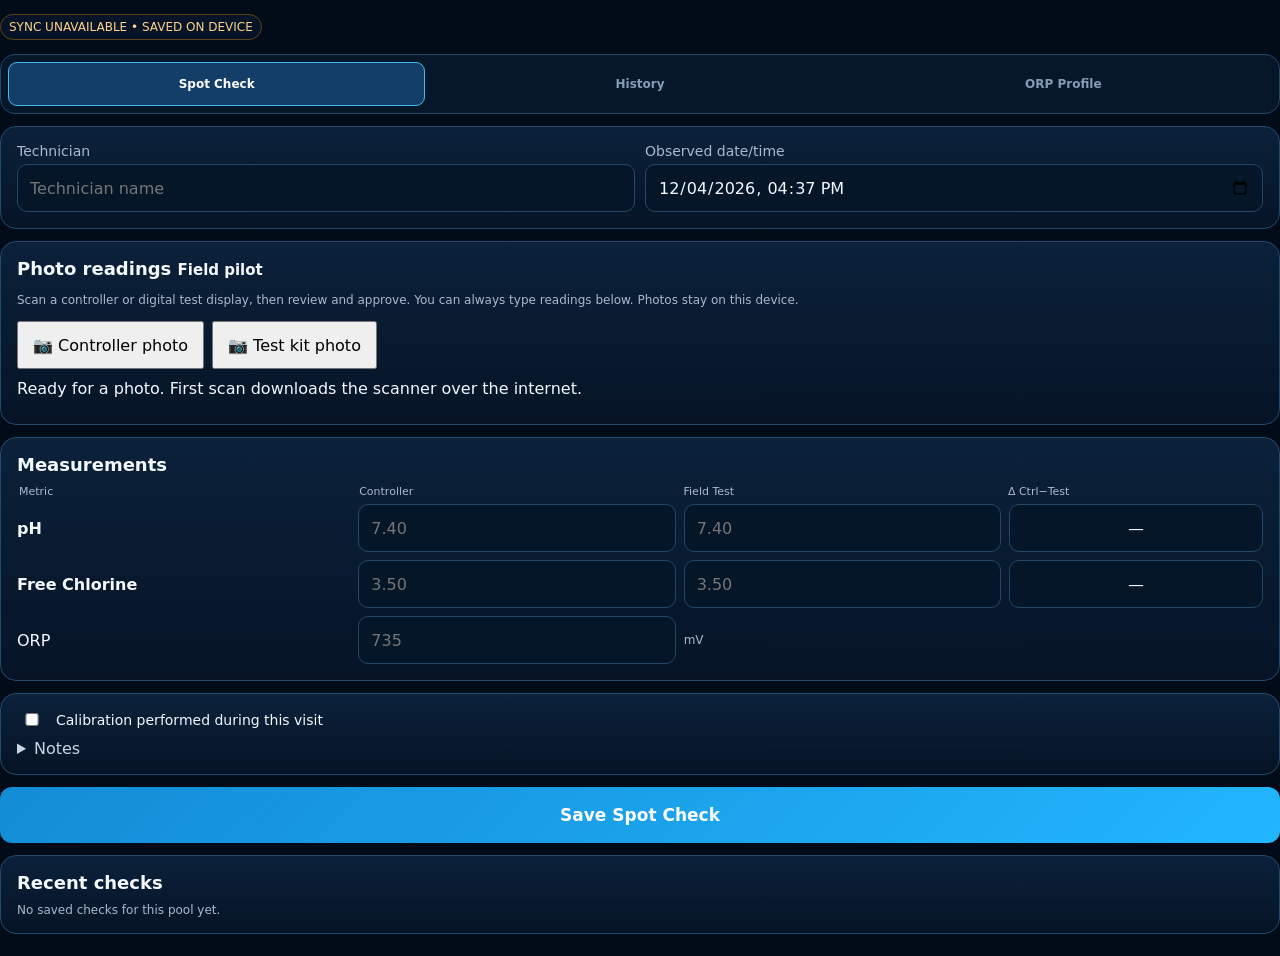
<file: calibration.html>
<!doctype html>
<html lang="en">
<head>

  <meta charset="utf-8" />
  <meta name="viewport" content="width=device-width, initial-scale=1, viewport-fit=cover" />
  <meta name="theme-color" content="#0b0f14" />
  <meta name="apple-mobile-web-app-capable" content="yes" />
  <meta name="apple-mobile-web-app-status-bar-style" content="black-translucent" />
  <title>Calibration &amp; Feeder Maintenance</title>
  
  <style>
    :root{
      --bg:#0b0f14;--panel:#121821;--panel2:#18212c;--line:#273241;--text:#edf3f8;
      --muted:#94a3b8;--accent:#4da3ff;--good:#22c55e;--warn:#f59e0b;--bad:#ef4444;
      --radius:14px;
    }
    *{box-sizing:border-box}
    body{margin:0;background:var(--bg);color:var(--text);font-family:system-ui,-apple-system,Segoe UI,Roboto,Arial,sans-serif}
    .app{max-width:900px;margin:0 auto;padding:14px 14px 88px}
    header{position:sticky;top:0;z-index:5;background:linear-gradient(var(--bg) 84%,transparent);padding:8px 0 12px}
    h1{font-size:22px;margin:0 0 8px}
    .subrow{display:flex;gap:8px;align-items:center;flex-wrap:wrap}
    .pill{font-size:12px;padding:5px 8px;border:1px solid var(--line);border-radius:999px;color:var(--muted);background:var(--panel)}
    .pill.local{color:#ffd28a;border-color:#5b4316}
    .card{background:var(--panel);border:1px solid var(--line);border-radius:var(--radius);padding:14px;margin:12px 0}
    .grid2{display:grid;grid-template-columns:1fr 1fr;gap:10px}
    .grid3{display:grid;grid-template-columns:1fr 1fr 1fr;gap:8px}
    label{display:block;font-size:12px;color:var(--muted);margin-bottom:5px}
    input,select,textarea,button{font:inherit}
    input,select,textarea{width:100%;background:#0e141c;color:var(--text);border:1px solid var(--line);border-radius:10px;padding:12px;min-height:48px}
    textarea{min-height:90px}
    .section-title{font-size:14px;font-weight:700;margin:0 0 10px}
    .measure-head,.measure-row{display:grid;grid-template-columns:1.05fr 1fr 1fr .8fr;gap:8px;align-items:center}
    .measure-head{font-size:11px;color:var(--muted);padding:0 2px 6px}
    .measure-row{margin-bottom:8px}
    .measure-row .metric{font-weight:700}
    .delta{display:flex;align-items:center;justify-content:center;min-height:48px;background:#0e141c;border:1px solid var(--line);border-radius:10px;font-variant-numeric:tabular-nums}
    .delta.good{border-color:#1f6c39;color:#89e4a9}
    .delta.warn{border-color:#775317;color:#ffd188}
    .delta.bad{border-color:#7d2828;color:#ffabab}
    .orp-row{display:grid;grid-template-columns:1.05fr 1fr 1fr .8fr;gap:8px;align-items:center}
    .orp-row input{grid-column:2/3}
    .btn{width:100%;border:0;border-radius:12px;padding:14px 16px;min-height:52px;font-weight:800}
    .primary{background:var(--accent);color:white}
    .secondary{background:var(--panel2);color:var(--text);border:1px solid var(--line)}
    .danger{background:#3a1515;color:#ffb3b3;border:1px solid #6c2424}
    .hidden{display:none!important}
    .kpis{display:grid;grid-template-columns:repeat(4,1fr);gap:8px}
    .kpi{background:#0e141c;border:1px solid var(--line);border-radius:10px;padding:10px}
    .kpi .v{font-size:18px;font-weight:800}
    .kpi .l{font-size:11px;color:var(--muted);margin-top:4px}
    .toolbar{display:flex;gap:8px;flex-wrap:wrap;margin-bottom:10px}
    .toolbar button{flex:1;background:var(--panel2);color:var(--text);border:1px solid var(--line);border-radius:9px;padding:9px}
    .toolbar button.active{border-color:var(--accent);color:#b9dcff}
    .history{display:grid;gap:8px}
    .rowcard{border:1px solid var(--line);border-radius:10px;background:#0e141c;padding:10px}
    .rowtop{display:flex;justify-content:space-between;gap:8px;align-items:center}
    .rowtitle{font-weight:700}
    .rowmeta{font-size:11px;color:var(--muted)}
    .metrics{display:grid;grid-template-columns:repeat(3,1fr);gap:6px;margin-top:8px}
    .metricbox{background:var(--panel2);padding:8px;border-radius:8px;font-size:12px}
    .metricbox b{display:block;font-size:14px;margin-top:2px}
    canvas{width:100%;height:300px;background:#0e141c;border:1px solid var(--line);border-radius:10px}
    .insight{padding:12px;background:#0e141c;border:1px solid var(--line);border-radius:10px;margin-top:10px}
    details{margin-top:10px}
    summary{cursor:pointer;color:#cbd5e1}
    nav{position:fixed;bottom:0;left:0;right:0;background:rgba(10,14,20,.96);backdrop-filter:blur(10px);border-top:1px solid var(--line);display:flex;z-index:10;padding:max(8px,env(safe-area-inset-bottom)) 8px 8px}
    nav button{flex:1;background:none;color:var(--muted);border:0;padding:10px 4px;font-size:12px}
    nav button.active{color:white;font-weight:800}
    .toast{position:fixed;left:50%;bottom:84px;transform:translateX(-50%);background:#17202b;color:#fff;border:1px solid var(--line);padding:10px 14px;border-radius:999px;display:none;z-index:20}
    .muted{color:var(--muted);font-size:12px}
    @media(max-width:650px){
      .grid2{grid-template-columns:1fr}
      .kpis{grid-template-columns:1fr 1fr}
      .measure-head,.measure-row,.orp-row{grid-template-columns:.9fr 1fr 1fr .75fr}
      .app{padding-left:10px;padding-right:10px}
    }
  
    header{padding-top:max(8px,env(safe-area-inset-top))}
    .feeder-head,.modal-title-row{display:flex;align-items:center;justify-content:space-between;gap:10px}
    .smallbtn{background:var(--panel2);color:var(--text);border:1px solid var(--line);border-radius:9px;padding:8px 10px}
    .session-tabs{display:grid;grid-template-columns:1fr 1fr 1fr;gap:8px;margin-top:14px}
    .session-tabs button{background:var(--panel2);color:var(--muted);border:1px solid var(--line);border-radius:10px;padding:11px}
    .session-tabs button.active{border-color:var(--accent);color:white}
    .property-group{margin-top:14px}.property-title{display:flex;justify-content:space-between;align-items:center;margin-bottom:8px;font-weight:800}
    .feeder-pool{border:1px solid var(--line);border-radius:12px;background:#0e141c;margin-bottom:10px;overflow:hidden}
    .feeder-pool-head{padding:10px 12px;border-bottom:1px solid var(--line);font-weight:800}
    .feeder-item{display:grid;grid-template-columns:1fr auto;gap:10px;padding:10px 12px;border-bottom:1px solid #202a37;align-items:center}
    .feeder-item:last-child{border-bottom:0}.feeder-id{font-size:16px;font-weight:850}.feeder-sub{font-size:11px;color:var(--muted);margin-top:3px}
    .feeder-state{display:flex;gap:6px;align-items:center}.statebtn{border-radius:9px;padding:8px 10px;border:1px solid var(--line);background:var(--panel2);color:var(--text);min-width:88px}
    .statebtn.done{border-color:#23623b;color:#9ae6b4}.statebtn.feed{border-color:#6b4a12;color:#ffd38a}.issue-dot{color:#ffd18a;font-weight:800}
    .modal{position:fixed;inset:0;background:rgba(0,0,0,.62);z-index:50;display:flex;align-items:flex-end;justify-content:center}
    .modal-sheet{width:min(900px,100%);max-height:88vh;overflow:auto;background:var(--panel);border:1px solid var(--line);border-radius:18px 18px 0 0;padding:16px 16px calc(18px + env(safe-area-inset-bottom))}
    .status-actions{display:grid;grid-template-columns:1fr 1fr;gap:10px;margin-top:16px}.status-actions button{min-height:50px;border-radius:11px;border:1px solid var(--line);font-weight:800}
    .feeder-note{margin-top:6px;padding:7px 9px;border-radius:8px;background:#2b2413;color:#ffd995;font-size:12px}
    .feeder-kpis .v{font-size:20px}


:root{--s1:#4da3ff;--s2:#b982ff}
.feeder-item.session1{border-left:5px solid var(--s1)}
.feeder-item.session2{border-left:5px solid var(--s2)}
.session-badge{display:inline-flex;padding:3px 7px;border-radius:999px;font-size:10px;font-weight:850;margin-left:7px}
.session-badge.s1{border:1px solid var(--s1);color:#a9d4ff;background:rgba(77,163,255,.10)}
.session-badge.s2{border:1px solid var(--s2);color:#d8baff;background:rgba(185,130,255,.10)}
.session-tabs button[data-session="1"].active{border-color:var(--s1);box-shadow:inset 0 -3px 0 var(--s1)}
.session-tabs button[data-session="2"].active{border-color:var(--s2);box-shadow:inset 0 -3px 0 var(--s2)}
.team-update-actions{display:grid;grid-template-columns:1fr 1fr;gap:8px;margin:12px 0 16px}
.btn.danger{background:#35191c;color:#ffb5ba;border:1px solid #7e3037}

.app-title-row{display:flex;align-items:center;gap:10px;flex-wrap:wrap}
.app-title-row h1{margin-bottom:0}
.version-badge{display:inline-flex;align-items:center;border:1px solid #4da3ff;background:rgba(77,163,255,.12);color:#a9d4ff;border-radius:999px;padding:4px 9px;font-size:12px;font-weight:850;letter-spacing:.03em}

.fc-subtabs{display:grid;grid-template-columns:1fr 1fr;gap:8px;margin-top:10px}.fc-subtabs button{padding:10px;border-radius:10px;border:1px solid var(--line);background:var(--panel2);color:var(--muted)}.fc-subtabs button.active{color:#fff;border-color:var(--accent)}
.fc-session-title{display:flex;align-items:center;justify-content:space-between}.fc-session-dot{width:14px;height:14px;border-radius:50%;background:var(--s1)}.fc-session-dot.s2{background:var(--s2)}
.fc-overview-table{width:100%;border-collapse:collapse;margin-top:12px}.fc-overview-table th,.fc-overview-table td{padding:8px 6px;border-bottom:1px solid var(--line);text-align:left;vertical-align:top}.fc-overview-table th:last-child,.fc-overview-table td:last-child{text-align:right}.fc-overview-list{font-size:11px;color:var(--muted);line-height:1.45}
.fc-progress{height:10px;border-radius:999px;background:#202936;overflow:hidden;margin-top:12px}.fc-progress>div{height:100%;width:0;background:#4aa36b;transition:width .2s}
.fc-hide-done{display:flex;align-items:center;gap:8px;margin:12px 0}.fc-hide-done input{width:20px;height:20px}
.fc-row-actions{display:flex;gap:6px;align-items:center}.fc-action{border:1px solid var(--line);background:var(--panel2);color:var(--text);padding:8px 9px;border-radius:9px;font-size:12px;font-weight:800}.fc-action.feed.active{background:#3b2c12;border-color:#8c651a;color:#ffd58a}.fc-action.clean.active{background:#173824;border-color:#2b7546;color:#a6edbd}.fc-note-btn{min-width:38px}
.fc-final-card{display:grid;gap:10px}.fc-final-card .danger{margin-top:8px}.fc-final-card button:disabled{opacity:.42}
.fc-history-item{border:1px solid var(--line);border-radius:11px;padding:11px;margin-top:9px}.fc-history-head{display:flex;justify-content:space-between;gap:10px}.fc-complete{color:#9ae6b4;font-weight:800}

.team-update-actions.single{grid-template-columns:1fr}
body.feeder-view #calibrationPoolSelector{display:none!important}

.cal-target{margin-top:9px;padding:7px 9px;border-radius:8px;background:rgba(77,163,255,.08);border:1px solid rgba(77,163,255,.22);color:#b9d9ff;font-size:12px;font-weight:750}

.metric-cal-target{margin-top:5px;color:#8fc5ff;font-size:11px;font-weight:850}
.calibration-result{grid-column:1/-1;display:flex;align-items:center;gap:9px;flex-wrap:wrap;margin-top:9px;padding:8px 10px;border:1px solid rgba(77,163,255,.32);background:rgba(77,163,255,.08);border-radius:9px;color:#b9d9ff;font-size:12px}
.calibration-result strong{color:#e9f4ff}.calibration-result span{font-weight:850}

.calibration-result{display:flex;align-items:center;gap:8px;flex-wrap:wrap;margin-top:9px;padding:8px 10px;border:1px solid rgba(77,163,255,.35);background:rgba(77,163,255,.09);border-radius:9px;color:#b9d9ff;font-size:12px}
.calibration-result strong{color:#eef7ff}
.calibration-result span{font-weight:850}

body.feeder-view #fcSession1,body.feeder-view #fcSession2,body.feeder-view #fcModeCurrent,body.feeder-view #fcModeHistory,
body.feeder-view #fcOverviewCard,body.feeder-view #fcFinalizeCard,body.feeder-view #fcHideDoneWrap{display:none!important}
.fc-v6-head{display:grid;grid-template-columns:repeat(3,1fr);gap:6px;margin:8px 0}
.fc-v6-head div{border:1px solid var(--border);border-radius:9px;padding:7px;text-align:center}
.fc-v6-head strong{display:block;font-size:20px}.fc-v6-head span{font-size:9px;color:var(--muted)}
.fc-v6-cols,.fc-v6-row{display:grid;grid-template-columns:1fr 1.15fr .85fr 1.15fr .65fr;gap:3px;align-items:center}
.fc-v6-cols{position:sticky;top:0;background:var(--bg);z-index:5;padding:6px 4px;font-size:8px;color:var(--muted);text-align:center}
.fc-v6-row{padding:5px 4px;border-bottom:1px solid var(--border);min-height:50px}
.fc-v6-id strong{font-size:13px}.fc-v6-id small{display:block;font-size:7px;color:var(--muted)}
.fc-v6-btn,.fc-v6-level{width:100%;min-width:0;min-height:36px;padding:3px 2px;border:1px solid var(--border);border-radius:7px;background:var(--panel2);color:var(--text);font-size:9px}
.fc-v6-btn small{display:block;font-size:6px}.fc-v6-btn.feed.on{border-color:#d39b36;color:#ffd487;background:rgba(211,155,54,.15)}
.fc-v6-btn.clean.on{border-color:#2c8a55;color:#9de4ba;background:rgba(44,138,85,.16)}.fc-v6-btn.note.on{border-color:var(--blue);color:#a8d1ff}
.fc-v6-prop{border:1px solid var(--border);border-radius:10px;overflow:hidden;margin-bottom:10px}.fc-v6-prop-head{padding:7px 8px;font-size:11px;font-weight:800}

.fc-last-refresh{margin-top:7px;text-align:center;font-size:10px;color:var(--muted)}
.fc-last-refresh.refreshing{color:#ffd487}
.fc-last-refresh.ok{color:#9de4ba}

body.feeder-view .fc-session-title,body.feeder-view .feeder-kpis,body.feeder-view .fc-progress,
body.feeder-view #fcProgressText,body.feeder-view .fc-hide-done,body.feeder-view .fc-final-card{display:none!important}
.fc-history-month{margin-bottom:18px}.fc-history-month h3{margin:10px 0 6px;font-size:15px}
.fc-history-row{display:grid;grid-template-columns:1fr 1.25fr;gap:8px;padding:10px 0;border-bottom:1px solid var(--border)}
.fc-history-row small{display:block;color:var(--muted);font-size:10px;margin-top:2px}.fc-history-row>div:nth-child(2){text-align:right}
.fc-history-note{grid-column:1/-1;font-size:11px;padding:7px 9px;border-radius:7px;background:var(--panel2)}
</style>
<style>
:root{--bg:#020b18;--panel:#071427;--panel2:#0b1c34;--line:#17365c;--border:#17365c;--text:#f4f8ff;--muted:#aab9cc;--accent:#22b6ff;--blue:#22b6ff;--radius:16px}
.app{max-width:1440px;padding:0 0 20px}header{position:static;background:none;padding:14px 0}header .app-title-row{display:none}
nav{position:static;display:grid;grid-template-columns:repeat(4,minmax(0,1fr));gap:6px;background:#07172a;border:1px solid #234767;border-radius:15px;padding:7px;margin:12px 0}
nav button{border:1px solid transparent;border-radius:9px;min-height:44px;color:#829db5;font-weight:850}nav button.active{background:#123e68;border-color:#48b8e7;color:white}
.card{border-color:#224a6e;background:linear-gradient(180deg,#0b213a,#061426)}input,select,textarea,.delta,.rowcard,canvas{background:#061629;border-color:#234767}.primary{background:linear-gradient(135deg,#138cd5,#22b6ff)}
.toolbar button.active,.fc-subtabs button.active{background:#123e68;color:#fff}.toast{bottom:20px}.fc-v6-btn,.fc-v6-level{min-height:44px;font-size:11px}.fc-v6-id small{font-size:10px}.fc-v6-btn small{font-size:9px}.fc-v6-cols{font-size:10px}
@media(max-width:600px){nav{grid-template-columns:repeat(2,minmax(0,1fr))}.fc-v6-btn,.fc-v6-level{font-size:9px}.fc-v6-id small{font-size:8px}.fc-v6-btn small{font-size:7px}}
</style><style>
#selectedPoolPill{display:none}#calibrationPoolSelector{display:none}nav{margin-top:0}nav button[data-view="feeders"]{display:none}nav{grid-template-columns:repeat(3,minmax(0,1fr))}body.feeder-view nav{display:none}.app{padding-bottom:10px}.card{padding:16px}.section-title{font-size:18px}label{font-size:14px}.btn{min-height:56px;font-size:17px}.fc-v6-cols{display:none}.fc-v6-row{display:flex;flex-wrap:wrap;gap:9px;padding:14px}.fc-v6-id{width:100%}.fc-v6-id strong{font-size:20px}.fc-v6-id small{font-size:12px}.fc-v6-btn{flex:1;min-width:90px;font-size:14px;min-height:50px}.fc-v6-btn small{font-size:10px}.fc-v6-level{width:85px;font-size:13px;min-height:50px}.fc-v6-prop-head{font-size:17px;padding:14px}.fc-last-refresh{font-size:12px}.toast{max-width:90%;white-space:normal}
</style><style>#fcShareStatus{display:none}.version-badge{display:none}.fc-v6-row{border-radius:12px;margin:10px;border:1px solid var(--line)}.fc-v6-id{display:flex;justify-content:space-between;align-items:center;gap:10px}.fc-v6-id small{max-width:65%;text-align:right}</style><link rel="stylesheet" href="feeder-workflow.css"><link rel="stylesheet" href="calibration-ocr.css">
</head>
<body>
<div class="app">
  <header>
    <div class="app-title-row"><h1>Pool Calibration Log</h1><span class="version-badge">v6.2</span></div>
    <div class="subrow">
      <span class="pill local">Connecting…</span>
      <span class="pill" id="selectedPoolPill">No pool selected</span>
    </div>
  </header>

  <section class="card" id="calibrationPoolSelector">
    <div class="grid2">
      <div>
        <label for="property">Property</label>
        <select id="property"></select>
      </div>
      <div>
        <label for="pool">Pool</label>
        <select id="pool"></select>
      </div>
    </div>
  </section>

  <nav>
  <button data-view="spot" class="active">Spot Check</button>
  <button data-view="history">History</button>
  <button data-view="orp">ORP Profile</button>
  <button data-view="feeders">Feeder Cleaning</button>
</nav>
<main>
    <section id="view-spot">
      <div class="card">
        <div class="grid2">
          <div>
            <label for="tech">Technician</label>
            <input id="tech" autocomplete="name" placeholder="Technician name" />
          </div>
          <div>
            <label for="observedAt">Observed date/time</label>
            <input id="observedAt" type="datetime-local" />
          </div>
        </div>
      </div>

<div class="card ocr-panel" id="ocrPanel">
<h2 class="section-title">Photo readings <small>Field pilot</small></h2>
<p class="muted">Scan a controller or digital test display, then review and approve. You can always type readings below. Photos stay on this device.</p>
<div class="ocr-actions"><button type="button" data-ocr-photo="controller">📷 Controller photo</button><button type="button" data-ocr-photo="test">📷 Test kit photo</button></div>
<input id="ocrFile" type="file" accept="image/*" capture="environment" hidden>
<p id="ocrStatus" role="status" aria-live="polite">Ready for a photo. First scan downloads the scanner over the internet.</p>
<div id="ocrEditor" hidden><p class="muted">Drag over the display to crop. Rotate if sideways. Keep the metric labels visible; include the pool name on controller photos.</p><canvas id="ocrCanvas" aria-label="Photo preview; drag to crop"></canvas><div class="ocr-actions"><button id="ocrRotate" type="button">Rotate 90°</button><button id="ocrFull" type="button">Full photo</button><button id="ocrScan" type="button">Scan photo</button><button id="ocrCancel" type="button">Cancel scan</button></div></div>
<div id="ocrReview" hidden><h3 id="ocrReviewTitle">Review readings</h3><p id="ocrWarning" class="muted"></p>
<label for="ocrPool">Confirm body of water</label><select id="ocrPool"></select>
<div id="ocrphRow"><label for="ocrph">pH</label><input id="ocrph" type="number" inputmode="decimal" min="0" max="14" step="0.01"></div>
<div id="ocrfcRow"><label for="ocrfc">Free chlorine (ppm)</label><input id="ocrfc" type="number" inputmode="decimal" min="0" max="60" step="0.01"></div>
<div id="ocrorpRow"><label for="ocrorp">ORP (mV)</label><input id="ocrorp" type="number" inputmode="numeric" min="0" max="1200" step="1"></div>
<details><summary>Recognized text</summary><pre id="ocrRaw"></pre></details><div class="ocr-actions"><button id="ocrApprove" type="button">Approve &amp; apply readings</button><button id="ocrDiscard" type="button">Discard suggestions</button></div></div></div>
      <div class="card">
        <h2 class="section-title">Measurements</h2>
        <div class="measure-head"><span>Metric</span><span>Controller</span><span>Field Test</span><span>Δ Ctrl−Test</span></div>
        <div class="measure-row">
          <div class="metric">pH</div>
          <input id="controllerPh" type="number" inputmode="decimal" step="0.01" min="0" max="14" placeholder="7.40"/>
          <input id="testPh" type="number" inputmode="decimal" step="0.01" min="0" max="14" placeholder="7.40"/>
          <div class="delta" id="phDelta">—</div>
        </div>
        <div class="measure-row">
          <div class="metric">Free Chlorine</div>
          <input id="controllerFc" type="number" inputmode="decimal" step="0.01" min="0" max="60" placeholder="3.50"/>
          <input id="testFc" type="number" inputmode="decimal" step="0.01" min="0" max="60" placeholder="3.50"/>
          <div class="delta" id="fcDelta">—</div>
        </div>
        <div class="orp-row">
          <div class="metric">ORP</div>
          <input id="orpMv" type="number" inputmode="numeric" step="1" min="0" max="1200" placeholder="735"/>
          <div class="muted">mV</div><div></div>
        </div>
      </div>

      <div class="card">
        <label style="display:flex;gap:10px;align-items:center;color:var(--text)">
          <input id="calPerformed" type="checkbox" style="width:22px;min-height:auto" />
          Calibration performed during this visit
        </label>
        <div id="calFields" class="hidden" style="margin-top:12px">
          <div class="grid2">
            <label style="display:flex;gap:8px;align-items:center;color:var(--text)"><input id="phCal" type="checkbox" style="width:22px;min-height:auto"/> pH calibrated</label>
            <label style="display:flex;gap:8px;align-items:center;color:var(--text)"><input id="fcCal" type="checkbox" style="width:22px;min-height:auto"/> FC calibrated</label>
          </div>
          <div class="grid2" style="margin-top:10px">
            <div><label>Post-calibration pH</label><input id="postPh" type="number" inputmode="decimal" step="0.01"/></div>
            <div><label>Post-calibration FC</label><input id="postFc" type="number" inputmode="decimal" step="0.01"/></div>
          </div>
        </div>
        <details>
          <summary>Notes</summary>
          <textarea id="notes" placeholder="Optional notes"></textarea>
        </details>
      </div>

      <button class="btn primary" id="saveBtn">Save Spot Check</button>

      <div class="card">
        <h2 class="section-title">Recent checks</h2>
        <div id="recentChecks" class="history"></div>
      </div>
    </section>

    <section id="view-history" class="hidden">
      <div class="card">
        <div class="kpis">
          <div class="kpi"><div class="v" id="kpiChecks">0</div><div class="l">Checks</div></div>
          <div class="kpi"><div class="v" id="kpiLast">—</div><div class="l">Last check</div></div>
          <div class="kpi"><div class="v" id="kpiPh">—</div><div class="l">Median |pH Δ|</div></div>
          <div class="kpi"><div class="v" id="kpiFc">—</div><div class="l">Median |FC Δ|</div></div>
        </div>
      </div>
      <div class="card">
        <div class="toolbar" id="historyFilter">
          <button data-days="7">7D</button><button data-days="30" class="active">30D</button><button data-days="90">90D</button><button data-days="all">All</button>
        </div>
        <div id="historyRows" class="history"></div>
      </div>
    </section>

    <section id="view-orp" class="hidden">
      <div class="card">
        <div class="grid2">
          <div><label>Target field-test FC</label><input id="targetFc" type="number" inputmode="decimal" step="0.01" placeholder="3.50"/></div>
          <div><label>Target field-test pH</label><input id="targetPh" type="number" inputmode="decimal" step="0.01" placeholder="7.40"/></div>
        </div>
        <div class="grid2" style="margin-top:10px">
          <div><label>FC comparison window ± ppm</label><input id="fcWindow" type="number" inputmode="decimal" step="0.05" value="0.25"/></div>
          <div><label>pH comparison window ±</label><input id="phWindow" type="number" inputmode="decimal" step="0.01" value="0.10"/></div>
        </div>
      </div>
      <div class="card">
        <h2 class="section-title">Historical ORP profile</h2>
        <canvas id="orpChart" width="800" height="420"></canvas>
        <div class="insight" id="orpInsight">Enter target FC and pH to evaluate comparable historical readings.</div>
      </div>
    </section>

    <section id="view-feeders" class="hidden">
      <div class="card fw-header"><div class="fw-topline"><h2>Feeder Cleaning</h2><label class="fw-tech-label">Technician<input id="fwTechnician" placeholder="Enter your name" autocomplete="name"></label></div><div class="fw-filters"><label>Property<select id="fwProperty"><option>All</option><option>Aquatica</option><option>SeaWorld</option><option>Discovery Cove</option></select></label><label>Month<input id="fwMonth" type="month"></label></div><strong id="fwProgress"></strong><progress id="fwMeter" max="69" value="0"></progress><div id="fwGlance" aria-label="Active feeders, lowest levels first"></div><small id="fwMonthHelp" class="muted"></small><div class="fw-tools"><button id="fwRefreshBtn">Refresh</button><button id="fwShare">Share Status</button><small id="fwRefresh" role="status"></small></div></div>
      <div class="card"><div class="fw-queues" aria-label="Feeder work queues"><button data-fwview="remaining">Remaining</button><button data-fwview="feeding">Feeding Down</button><button data-fwview="ready">Ready to Clean</button></div><label class="fw-secondary-label">Also show<select id="fwOtherView"><option value="">Choose view…</option><option value="completed">Completed</option><option value="all">All Feeders</option><option value="history">Cleaning History</option></select></label><div id="fwBoard" aria-live="polite"></div></div>
      <details class="card fw-reset"><summary>Clear Current Statuses</summary><p>Clear working feed-down, level, cleaned status and current notes for <strong>all 69 feeders across all properties</strong>. Original entries, last-cleaned dates and monthly completion stay in the logs. This adds a reset entry with your name.</p><button id="fwResetConfirm">Clear All Current Statuses</button><p id="fwResetStatus" role="status"></p></details>
      <details class="card" id="fwDaily"><summary>Daily Activity Log</summary><div id="fwDailyControls"><label>Activity date<input id="fwDay" type="date"></label><button id="fwShareDaily">Share Daily Log</button></div><div id="fwDailyBoard"></div></details>
    </section>
</div>
<div class="toast" id="toast"></div>

<script>
function calibrationTargetLine(r){
  const parts=[];
  if(r.phCal && r.postPh !== null && r.postPh !== undefined && r.postPh !== "")
    parts.push(`pH → ${Number(r.postPh).toFixed(2)}`);
  if(r.fcCal && r.postFc !== null && r.postFc !== undefined && r.postFc !== "")
    parts.push(`FC → ${Number(r.postFc).toFixed(2)} ppm`);
  return parts.length ? `<div class="calibration-result"><strong>Calibrated to</strong>${parts.map(x=>`<span>${x}</span>`).join("")}</div>` : "";
}

const POOLS = [
  ["Aquatica","501","Cutback Cove"],["Aquatica","502","Big Surf Shores"],["Aquatica","503","Omaka Rocka"],
  ["Aquatica","504","Katas Kookaburra"],["Aquatica","505","Roa's Rapids"],["Aquatica","506","Whanau Way"],
  ["Aquatica","507","Walkabout Waters"],["Aquatica","508","Ray Rush/Whahalla Wave"],["Aquatica","509","Loggerhead/Tassie"],
  ["Aquatica","510","Dolphin Plunge"],["Aquatica","520","Ihu Breakaway Falls"],["Aquatica","530","Taumata Racer"],
  ["Aquatica","540","KareKareKurl"],["Aquatica","550","Riptide"],
  ["SeaWorld","Infinity Falls 1","Infinity Falls 1"],["SeaWorld","Infinity Falls 2","Infinity Falls 2"],
  ["SeaWorld","Kraken","Kraken"],["SeaWorld","Manta Pond","Manta Pond"],["SeaWorld","Main Gate","Main Gate"],
  ["SeaWorld","Journey to Atlantis","Journey to Atlantis"],["SeaWorld","Sesame","Sesame"],["SeaWorld","Pearl","Pearl"],
  ["Discovery Cove","Tropical River/Resort Pool","Tropical River/Resort Pool"],["Discovery Cove","Freshwater Oasis","Freshwater Oasis"]
].map(([property,id,name])=>({property,id,name,key:`${property}|${id}`}));

const $ = id => document.getElementById(id);
const state = {historyDays:30};

function nowLocalInput(){
  const d=new Date(); d.setMinutes(d.getMinutes()-d.getTimezoneOffset());
  return d.toISOString().slice(0,16);
}
$("observedAt").value=nowLocalInput();

function loadPrefs(){
  $("tech").value=localStorage.getItem("fieldlive.pcl.tech")||"";
}
function initSelectors(){
  const props=[...new Set(POOLS.map(p=>p.property))];
  $("property").innerHTML=props.map(p=>`<option>${p}</option>`).join("");
  const savedProp=localStorage.getItem("fieldlive.pcl.property");
  if(savedProp && props.includes(savedProp)) $("property").value=savedProp;
  fillPools();
  const savedPool=localStorage.getItem("fieldlive.pcl.pool");
  if(savedPool && [...$("pool").options].some(o=>o.value===savedPool)) $("pool").value=savedPool;
  updatePoolPill();
}
function fillPools(){
  const prop=$("property").value;
  const list=POOLS.filter(p=>p.property===prop);
  $("pool").innerHTML=list.map(p=>`<option value="${p.key}">${p.id}${p.name!==p.id?` — ${p.name}`:""}</option>`).join("");
  updatePoolPill();
}
function selectedPool(){ return POOLS.find(p=>p.key===$("pool").value); }
function updatePoolPill(){
  const p=selectedPool();
  $("selectedPoolPill").textContent=p?`${p.property} • ${p.id}${p.name!==p.id?` ${p.name}`:""}`:"No pool selected";
  renderAll();
}
$("property").addEventListener("change",()=>{localStorage.setItem("fieldlive.pcl.property",$("property").value);fillPools();localStorage.setItem("fieldlive.pcl.pool",$("pool").value);renderAll();});
$("pool").addEventListener("change",()=>{localStorage.setItem("fieldlive.pcl.pool",$("pool").value);updatePoolPill();});

function num(id){const v=parseFloat($(id).value);return Number.isFinite(v)?v:null}
function deltaClass(abs, type){
  if(type==="ph") return abs<=.10?"good":abs<=.20?"warn":"bad";
  return abs<=.30?"good":abs<=.50?"warn":"bad";
}
function updateDeltas(){
  [["controllerPh","testPh","phDelta","ph"],["controllerFc","testFc","fcDelta","fc"]].forEach(([a,b,out,type])=>{
    const x=num(a),y=num(b),el=$(out);
    el.className="delta";
    if(x===null||y===null){el.textContent="—";return}
    const d=x-y; el.textContent=(d>=0?"+":"")+d.toFixed(2); el.classList.add(deltaClass(Math.abs(d),type));
  });
}
["controllerPh","testPh","controllerFc","testFc"].forEach(id=>$(id).addEventListener("input",updateDeltas));
$("calPerformed").addEventListener("change",()=>$("calFields").classList.toggle("hidden",!$("calPerformed").checked));

function getRecords(){try{return JSON.parse(localStorage.getItem("fieldlive.pcl.records")||"[]")}catch{return []}}
function saveRecords(r){localStorage.setItem("fieldlive.pcl.records",JSON.stringify(r))}
function uuid(){return crypto.randomUUID?crypto.randomUUID():Date.now().toString(36)+Math.random().toString(36).slice(2)}

function validate(){
  if(!$("tech").value.trim() || !$("observedAt").value || !Number.isFinite(new Date($("observedAt").value).getTime()))return false;
  for(const id of ["controllerPh","testPh","controllerFc","testFc","orpMv","postPh","postFc"]){const el=$(id);if(el.value && !el.checkValidity())return false;}
  if($("phCal").checked && num("postPh")===null)return false;
  if($("fcCal").checked && num("postFc")===null)return false;
  const required=["controllerPh","testPh","controllerFc","testFc","orpMv"];
  for(const id of required){if(num(id)===null) return false}
  return !!selectedPool();
}
$("saveBtn").addEventListener("click",()=>{
  if(!validate()){toast("Enter technician, valid date/time, and all required readings.");return}
  const p=selectedPool();
  const rec={
    id:uuid(),poolKey:p.key,property:p.property,poolId:p.id,poolName:p.name,
    observedAt:new Date($("observedAt").value).toISOString(),createdAt:new Date().toISOString(),
    technician:$("tech").value.trim(),
    controllerPh:num("controllerPh"),testPh:num("testPh"),controllerFc:num("controllerFc"),testFc:num("testFc"),
    orpMv:num("orpMv"),calPerformed:$("calPerformed").checked,phCal:$("phCal").checked,fcCal:$("fcCal").checked,
    postPh:num("postPh"),postFc:num("postFc"),notes:$("notes").value.trim()
  };
  const all=getRecords(); all.push(rec); saveRecords(all);
  localStorage.setItem("fieldlive.pcl.tech",rec.technician);
  ["controllerPh","testPh","controllerFc","testFc","orpMv","postPh","postFc"].forEach(id=>$(id).value="");
  $("notes").value="";$("calPerformed").checked=false;$("calFields").classList.add("hidden");$("phCal").checked=false;$("fcCal").checked=false;
  $("observedAt").value=nowLocalInput(); updateDeltas(); renderAll(); toast("Spot check saved locally.");document.dispatchEvent(new Event("spot-check-saved"));
});

function poolRecords(){
  const key=$("pool").value;
  return getRecords().filter(r=>r.poolKey===key).sort((a,b)=>new Date(b.observedAt)-new Date(a.observedAt));
}
function fmtDate(s){return new Date(s).toLocaleString([], {month:"short",day:"numeric",hour:"numeric",minute:"2-digit"})}
function escapeHtml(value){return String(value??"").replace(/[&<>"']/g,c=>({"&":"&amp;","<":"&lt;",">":"&gt;",'"':"&quot;","'":"&#39;"}[c]))}
function recCard(r,showDelete=false){
  const ph=r.controllerPh-r.testPh,fc=r.controllerFc-r.testFc;
  return `<div class="rowcard">
    <div class="rowtop"><div><div class="rowtitle">${fmtDate(r.observedAt)}</div><div class="rowmeta">${escapeHtml(r.technician||"Unknown tech")}${r.calPerformed ? ` • CALIBRATED${r.phCal||r.fcCal ? ` (${[r.phCal?"pH":"",r.fcCal?"FC":""].filter(Boolean).join(" + ")})` : ""}` : ""}</div></div>
    ${showDelete?`<button class="danger" onclick="deleteRec('${r.id}')">Delete</button>`:""}</div>
    <div class="metrics">
      <div class="metricbox">pH Ctrl/Test<b>${r.controllerPh.toFixed(2)} / ${r.testPh.toFixed(2)}</b><span>Δ ${ph>=0?"+":""}${ph.toFixed(2)}</span></div>
      <div class="metricbox">FC Ctrl/Test<b>${r.controllerFc.toFixed(2)} / ${r.testFc.toFixed(2)}</b><span>Δ ${fc>=0?"+":""}${fc.toFixed(2)}</span></div>
      <div class="metricbox">ORP<b>${Math.round(r.orpMv)} mV</b><span>${r.notes?"Notes saved":""}</span></div>
    </div>${calibrationTargetLine(r)}
  </div>`;
}
window.deleteRec=async(id)=>{
 if(!confirm("Delete this spot check from the shared log?"))return;
 if(!navigator.onLine){toast("Connect before deleting a shared check.");return;}
 if(pclSyncing){toast("Wait for sync to finish, then retry.");return;}
 pclSyncing=true;
 try{const response=await fetch(`${PCL_SB_URL}/rest/v1/spot_checks?id=eq.${encodeURIComponent(id)}`,{method:"DELETE",headers:pclHeaders()});if(!response.ok)throw new Error(await response.text());const db=await pclDB();await new Promise((resolve,reject)=>{const tx=db.transaction("records","readwrite");tx.objectStore("records").delete(id);tx.oncomplete=resolve;tx.onerror=()=>reject(tx.error)});localStorage.setItem("fieldlive.pcl.records",JSON.stringify(getRecords().filter(r=>r.id!==id)));renderAll();toast("Shared record deleted.");}catch(e){console.error(e);toast("Delete failed — record retained.");}finally{pclSyncing=false;pclSetBadge()}
};
function median(arr){
  if(!arr.length)return null; const a=[...arr].sort((x,y)=>x-y),m=Math.floor(a.length/2);
  return a.length%2?a[m]:(a[m-1]+a[m])/2;
}
function quartiles(arr){
  const a=[...arr].sort((x,y)=>x-y); if(!a.length)return [null,null];
  const q=(p)=>{const pos=(a.length-1)*p,b=Math.floor(pos),r=pos-b;return a[b+1]!==undefined?a[b]+r*(a[b+1]-a[b]):a[b]};
  return [q(.25),q(.75)];
}
function renderRecent(){
  const recs=poolRecords().slice(0,5);
  $("recentChecks").innerHTML=recs.length?recs.map(r=>recCard(r)).join(""):`<div class="muted">No saved checks for this pool yet.</div>`;
}
function filteredHistory(){
  const recs=poolRecords(); if(state.historyDays==="all") return recs;
  const cutoff=Date.now()-state.historyDays*86400000; return recs.filter(r=>new Date(r.observedAt).getTime()>=cutoff);
}
function renderHistory(){
  const recs=filteredHistory(),all=poolRecords();
  $("historyRows").innerHTML=recs.length?recs.map(r=>recCard(r,true)).join(""):`<div class="muted">No records in this period.</div>`;
  $("kpiChecks").textContent=all.length;
  $("kpiLast").textContent=all.length?fmtDate(all[0].observedAt):"—";
  const mph=median(all.map(r=>Math.abs(r.controllerPh-r.testPh)));
  const mfc=median(all.map(r=>Math.abs(r.controllerFc-r.testFc)));
  $("kpiPh").textContent=mph===null?"—":mph.toFixed(2);
  $("kpiFc").textContent=mfc===null?"—":mfc.toFixed(2);
}
$("historyFilter").addEventListener("click",e=>{
  if(e.target.tagName!=="BUTTON")return;
  [...$("historyFilter").children].forEach(b=>b.classList.remove("active"));e.target.classList.add("active");
  state.historyDays=e.target.dataset.days==="all"?"all":Number(e.target.dataset.days);renderHistory();
});

["targetFc","targetPh","fcWindow","phWindow"].forEach(id=>$(id).addEventListener("input",renderOrp));
function renderOrp(){
  const canvas=$("orpChart"),ctx=canvas.getContext("2d"),recs=poolRecords().filter(r=>Number.isFinite(r.testFc)&&Number.isFinite(r.testPh)&&Number.isFinite(r.orpMv));
  ctx.clearRect(0,0,canvas.width,canvas.height); ctx.fillStyle="#0e141c";ctx.fillRect(0,0,canvas.width,canvas.height);
  const pad={l:62,r:20,t:20,b:48}; const w=canvas.width-pad.l-pad.r,h=canvas.height-pad.t-pad.b;
  if(!recs.length){ctx.fillStyle="#94a3b8";ctx.font="20px system-ui";ctx.fillText("No ORP history for this pool",80,100);$("orpInsight").textContent="Save spot checks to build this pool's historical ORP profile.";return}
  let xs=recs.map(r=>r.testFc),ys=recs.map(r=>r.orpMv),xmin=Math.min(...xs),xmax=Math.max(...xs),ymin=Math.min(...ys),ymax=Math.max(...ys);
  if(xmin===xmax){xmin-=.5;xmax+=.5} if(ymin===ymax){ymin-=25;ymax+=25}
  xmin=Math.max(0,xmin-.2);xmax+=.2;ymin-=20;ymax+=20;
  const X=x=>pad.l+(x-xmin)/(xmax-xmin)*w,Y=y=>pad.t+h-(y-ymin)/(ymax-ymin)*h;
  ctx.strokeStyle="#273241";ctx.lineWidth=1;
  for(let i=0;i<=5;i++){let y=pad.t+h*i/5;ctx.beginPath();ctx.moveTo(pad.l,y);ctx.lineTo(pad.l+w,y);ctx.stroke()}
  ctx.fillStyle="#94a3b8";ctx.font="14px system-ui";
  ctx.fillText("Field-test FC (ppm)",pad.l+w/2-55,canvas.height-10);
  ctx.save();ctx.translate(16,pad.t+h/2+35);ctx.rotate(-Math.PI/2);ctx.fillText("ORP (mV)",0,0);ctx.restore();
  recs.forEach(r=>{
    const ph=r.testPh;
    ctx.fillStyle=ph<7.2?"#60a5fa":ph<7.4?"#22c55e":ph<7.6?"#f59e0b":"#ef4444";
    ctx.beginPath();ctx.arc(X(r.testFc),Y(r.orpMv),6,0,Math.PI*2);ctx.fill();
  });
  const tf=num("targetFc"),tp=num("targetPh"),fw=num("fcWindow")??.25,pw=num("phWindow")??.10;
  if(tf===null||tp===null){$("orpInsight").textContent=`${recs.length} historical sample${recs.length===1?"":"s"}. Enter target field-test FC and pH for a comparable-history estimate.`;return}
  const matches=recs.filter(r=>Math.abs(r.testFc-tf)<=fw&&Math.abs(r.testPh-tp)<=pw);
  if(matches.length<5){$("orpInsight").textContent=`Not enough comparable history yet — ${matches.length} of 5 minimum samples within FC ${tf-fw}–${tf+fw} ppm and pH ${(tp-pw).toFixed(2)}–${(tp+pw).toFixed(2)}.`;return}
  const med=median(matches.map(r=>r.orpMv)),[q1,q3]=quartiles(matches.map(r=>r.orpMv));
  $("orpInsight").innerHTML=`At field-test FC <b>${(tf-fw).toFixed(2)}–${(tf+fw).toFixed(2)} ppm</b> and pH <b>${(tp-pw).toFixed(2)}–${(tp+pw).toFixed(2)}</b>, this pool has historically recorded a median ORP of <b>${Math.round(med)} mV</b> (n=${matches.length}). Middle 50%: <b>${Math.round(q1)}–${Math.round(q3)} mV</b>.<br><span class="muted">Site-specific historical relationship; not a universal ORP target.</span>`;
}
function renderAll(){renderRecent();renderHistory();renderOrp()}
function toast(msg){const t=$("toast");t.textContent=msg;t.style.display="block";setTimeout(()=>t.style.display="none",1800)}

document.querySelector("nav").addEventListener("click",e=>{
  if(e.target.tagName!=="BUTTON")return; const view=e.target.dataset.view;
  document.querySelectorAll("nav button").forEach(b=>b.classList.toggle("active",b===e.target));
  ["spot","history","orp","feeders"].forEach(v=>$("view-"+v).classList.toggle("hidden",v!==view));
  if(view==="orp") setTimeout(renderOrp,10); if(view==="feeders") setTimeout(fcRender,10);
});
loadPrefs();initSelectors();renderAll();

</script>

<script>
/* v2: IndexedDB + Supabase durable/shared storage layer.
   localStorage remains only as a fast UI mirror for the existing prototype UI. */
const PCL_SB_URL="https://eseqjmcsdwqyohmoabnq.supabase.co";
const PCL_SB_KEY="eyJhbGciOiJIUzI1NiIsInR5cCI6IkpXVCJ9.eyJpc3MiOiJzdXBhYmFzZSIsInJlZiI6ImVzZXFqbWNzZHdxeW9obW9hYm5xIiwicm9sZSI6ImFub24iLCJpYXQiOjE3ODg2MjUxMTIsImV4cCI6MjEwNDIwMTExMn0.PIqeyV12we4gCuyFXYwcN9-tCgc-rIhYud2DuUhxqlQ";
let pclSyncing=false, pclSyncFailed=false;

function pclDB(){
  return new Promise((resolve,reject)=>{
    const q=indexedDB.open("fieldServiceCalibrationLiveDB",1);
    q.onupgradeneeded=()=>{
      const db=q.result;
      if(!db.objectStoreNames.contains("records")){
        const s=db.createObjectStore("records",{keyPath:"id"});
        s.createIndex("syncStatus","syncStatus");
      }
    };
    q.onsuccess=()=>resolve(q.result); q.onerror=()=>reject(q.error);
  });
}
async function pclAll(){
  const db=await pclDB();
  return new Promise((res,rej)=>{
    const q=db.transaction("records","readonly").objectStore("records").getAll();
    q.onsuccess=()=>res(q.result); q.onerror=()=>rej(q.error);
  });
}
async function pclPut(r){
  const db=await pclDB();
  return new Promise((res,rej)=>{
    const q=db.transaction("records","readwrite").objectStore("records").put(r);
    q.onsuccess=()=>res(); q.onerror=()=>rej(q.error);
  });
}
async function pclPutMany(rows){ for(const r of rows) await pclPut(r); }

function pclHeaders(extra={}){
  return {apikey:PCL_SB_KEY,Authorization:`Bearer ${PCL_SB_KEY}`,"Content-Type":"application/json",...extra};
}
function pclToRemote(r){
  return {
    id:r.id,pool_key:r.poolKey,property:r.property,pool_id:r.poolId,pool_name:r.poolName,
    observed_at:r.observedAt,technician:r.technician||null,
    controller_ph:r.controllerPh,test_ph:r.testPh,controller_fc:r.controllerFc,test_fc:r.testFc,
    orp_mv:r.orpMv,calibration_performed:!!r.calPerformed,ph_calibrated:!!r.phCal,
    fc_calibrated:!!r.fcCal,post_calibration_ph:r.postPh,post_calibration_fc:r.postFc,
    notes:r.notes||null,device_id:r.deviceId||null
  };
}
function pclFromRemote(r){
  return {
    id:r.id,poolKey:r.pool_key,property:r.property,poolId:r.pool_id,poolName:r.pool_name,
    observedAt:r.observed_at,createdAt:r.created_at,technician:r.technician||"",
    controllerPh:Number(r.controller_ph),testPh:Number(r.test_ph),
    controllerFc:Number(r.controller_fc),testFc:Number(r.test_fc),orpMv:Number(r.orp_mv),
    calPerformed:!!r.calibration_performed,phCal:!!r.ph_calibrated,fcCal:!!r.fc_calibrated,
    postPh:r.post_calibration_ph==null?null:Number(r.post_calibration_ph),
    postFc:r.post_calibration_fc==null?null:Number(r.post_calibration_fc),
    notes:r.notes||"",deviceId:r.device_id||null,syncStatus:"synced"
  };
}
function pclSetBadge(){
  const el=document.querySelector(".pill.local");
  if(!el) return;
  pclAll().then(rows=>{
    const n=rows.filter(r=>r.syncStatus!=="synced").length;
    el.textContent=!navigator.onLine?`OFFLINE${n?` • ${n} WAITING`:""}`:
      pclSyncing?`SYNCING${n?` • ${n}`:""}`:pclSyncFailed?"SYNC UNAVAILABLE • SAVED ON DEVICE":n?`ONLINE • ${n} PENDING`:"ONLINE • SYNCED";
  }).catch(()=>{});
}
async function pclPush(r){
  const u=`${PCL_SB_URL}/rest/v1/spot_checks?on_conflict=id`;
  const resp=await fetch(u,{method:"POST",headers:pclHeaders({Prefer:"resolution=merge-duplicates,return=minimal"}),body:JSON.stringify(pclToRemote(r))});
  if(!resp.ok) throw new Error(await resp.text());
  r.syncStatus="synced"; await pclPut(r);
}
async function pclPull(){
  const resp=await fetch(`${PCL_SB_URL}/rest/v1/spot_checks?select=*&order=observed_at.desc`,{headers:pclHeaders()});
  if(!resp.ok) throw new Error(await resp.text());
  const remote=(await resp.json()).map(pclFromRemote);
  const local=await pclAll(), pending=new Map(local.filter(r=>r.syncStatus!=="synced").map(r=>[r.id,r]));
  for(const r of remote) if(!pending.has(r.id)) await pclPut(r);
}
async function pclRefreshMirror(){
  const rows=(await pclAll()).sort((a,b)=>new Date(a.observedAt)-new Date(b.observedAt));
  localStorage.setItem("fieldlive.pcl.records",JSON.stringify(rows));
  if(typeof renderAll==="function") renderAll();
}
async function pclSync(){
  if(pclSyncing||!navigator.onLine){pclSetBadge();return}
  pclSyncing=true;pclSyncFailed=false;pclSetBadge();
  try{
    const rows=await pclAll();
    for(const r of rows.filter(x=>x.syncStatus!=="synced")){
      try{ await pclPush(r); }catch(e){ r.syncStatus="error"; await pclPut(r); pclSyncFailed=true;console.error("Sync push",e); }
    }
    await pclPull();
    await pclRefreshMirror();
  }catch(e){pclSyncFailed=true;console.error("Sync",e)}
  pclSyncing=false;pclSetBadge();
}

/* Replace the prototype save routine: UI mirror + IndexedDB first, cloud second. */
const pclOriginalSaveRecords=saveRecords;
saveRecords=function(rows){
  localStorage.setItem("fieldlive.pcl.records",JSON.stringify(rows));
  (async()=>{
    const existing=new Map((await pclAll()).map(r=>[r.id,r]));
    for(const row of rows){
      const prior=existing.get(row.id);
      if(prior && prior.syncStatus==="synced") row.syncStatus="synced";
      else row.syncStatus=row.syncStatus||"pending";
      row.deviceId=row.deviceId||localStorage.getItem("fieldlive.pcl.deviceId")||(crypto.randomUUID?crypto.randomUUID():String(Date.now()));
      localStorage.setItem("fieldlive.pcl.deviceId",row.deviceId);
      await pclPut(row);
    }
    pclSetBadge(); pclSync();
  })();
};

/* On first v2 load, migrate any surviving v1 local records into IndexedDB, then sync. */
(async()=>{
  try{
    const legacy=JSON.parse(localStorage.getItem("fieldlive.pcl.records")||"[]");
    const current=new Map((await pclAll()).map(r=>[r.id,r]));
    for(const r of legacy){
      if(!current.has(r.id)){r.syncStatus="pending";await pclPut(r);}
    }
    await pclRefreshMirror();
    await pclSync();
  }catch(e){console.error("Startup storage migration",e)}
})();
window.addEventListener("online",pclSync);
window.addEventListener("offline",pclSetBadge);
</script>





<script>
const FC_FEEDERS=[
["Aquatica","501","Cutback Cove",4],["Aquatica","502","Big Surf Shores",4],["Aquatica","503","Omaka Rocka",1],["Aquatica","504","Katas Kookaburra",2],["Aquatica","505","Roa's Rapids",10],["Aquatica","506","Whanau Way",1],["Aquatica","507","Walkabout Waters",4],["Aquatica","508","Ray Rush/Whahalla Wave",2],["Aquatica","509","Loggerhead/Tassie",4],["Aquatica","510","Dolphin Plunge",1],["Aquatica","520","Ihu Breakaway Falls",1],["Aquatica","530","Taumata Racer",1],["Aquatica","540","KareKareKurl",1],["Aquatica","550","Riptide",1],
["Discovery Cove","Tropical River","Tropical River/Resort Pool",8],["Discovery Cove","Oasis","Freshwater Oasis",6],
["SeaWorld","Sesame","Sesame",1],["SeaWorld","IF1","Infinity Falls 1",2],["SeaWorld","IF2","Infinity Falls 2",2],["SeaWorld","Kraken","Kraken",2],["SeaWorld","J2A","Journey to Atlantis",4],["SeaWorld","Manta","Manta Pond",2],["SeaWorld","Main Gate","Main Gate",4],["SeaWorld","Pipeline","Pipeline",1]];
</script>
<script src="feeder-workflow.js"></script><script src="calibration-ocr.js"></script>

<script>
window.openMaintenanceView=function(view){
 const button=document.querySelector('nav button[data-view="'+view+'"]');if(button)button.click();
};
openMaintenanceView(location.hash.slice(1)||'spot');
function reportHeight(){parent.postMessage({type:'maintenance-height',height:Math.ceil(document.querySelector(".app").getBoundingClientRect().height)+24},location.origin)}
new ResizeObserver(reportHeight).observe(document.querySelector('.app'));
window.addEventListener('load',reportHeight);
</script>
<script>
window.setFieldPool=function(property,id){
 const feederPool=POOLS.find(p=>p.property===property&&p.id===id);if(feederPool&&window.setFeederPool)window.setFeederPool(property,feederPool.name);
 if($("property").value===property && selectedPool()?.id===id)return;
 $("property").value=property;fillPools();const p=POOLS.find(p=>p.property===property&&p.id===id);if(p){$("pool").value=p.key;updatePoolPill()}
};
["property","pool"].forEach(id=>$(id).addEventListener("change",()=>{const p=selectedPool();if(p)parent.postMessage({type:"field-pool",property:p.property,id:p.id},location.origin)}));
document.querySelectorAll('nav button').forEach(b=>b.addEventListener('click',()=>parent.postMessage({type:"field-view",view:b.dataset.view},location.origin)));
</script>
<script>
const badge=document.querySelector('.pill.local');new MutationObserver(()=>parent.postMessage({type:'field-sync',status:badge.textContent},location.origin)).observe(badge,{childList:true,characterData:true,subtree:true});
window.addEventListener('online',()=>{if(fcFeederViewVisible())fcRefreshShared()});
document.addEventListener('visibilitychange',()=>{if(document.visibilityState==='visible')pclSync()});
</script></body>
</html>
</file>
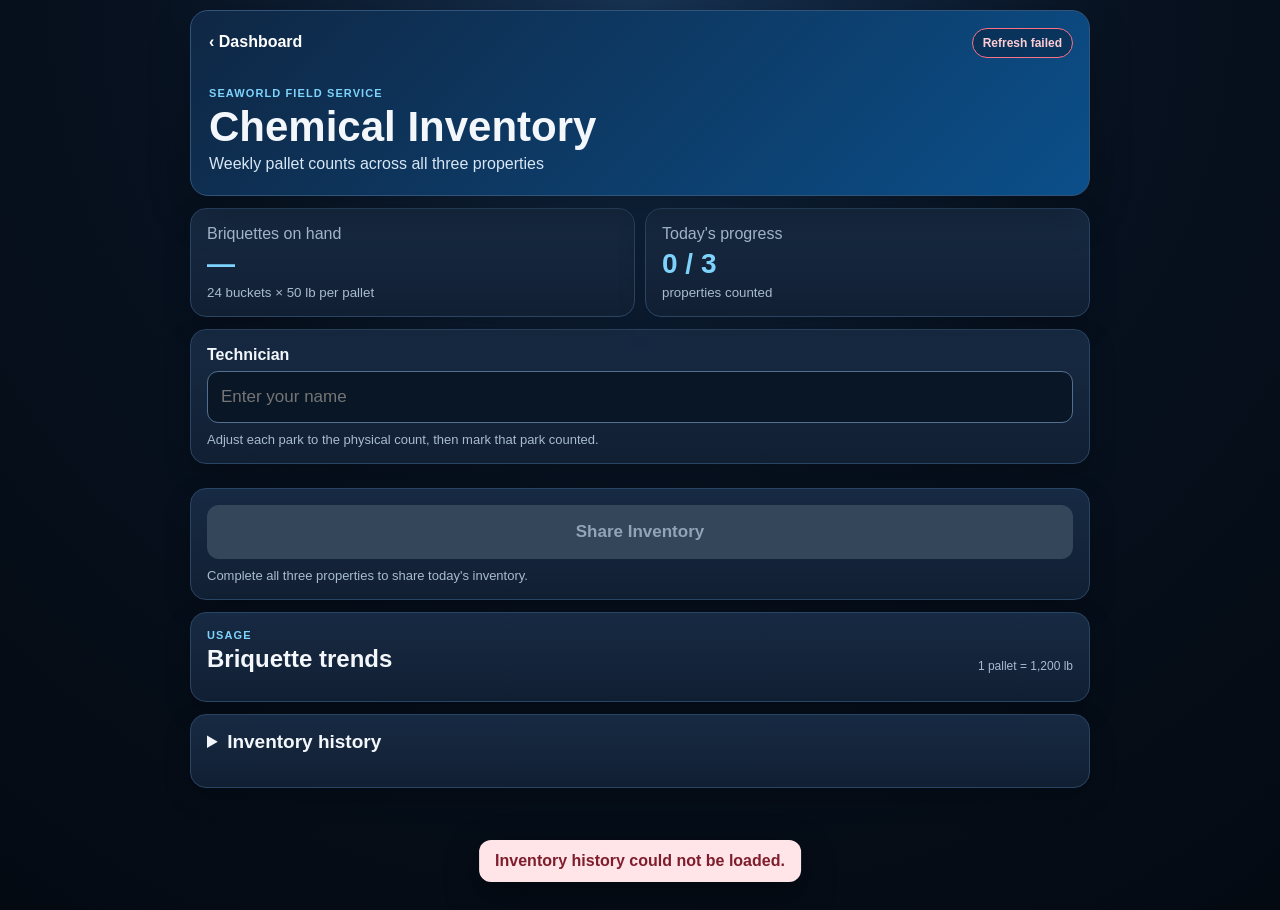
<file: inventory.html>
<!doctype html>
<html lang="en">
<head>
  <meta charset="utf-8">
  <meta name="viewport" content="width=device-width,initial-scale=1,viewport-fit=cover">
  <meta name="theme-color" content="#0b4f8a">
  <title>Chemical Inventory | SeaWorld Field Service</title>
  <link rel="icon" href="icon-192.png">
  <link rel="apple-touch-icon" href="icon-192.png">
  <link rel="stylesheet" href="inventory.css">
</head>
<body>
  <main class="inventory-shell">
    <header class="inventory-header">
      <a class="back-link" href="./">‹ Dashboard</a>
      <div>
        <p class="eyebrow">SeaWorld Field Service</p>
        <h1>Chemical Inventory</h1>
        <p>Weekly pallet counts across all three properties</p>
      </div>
      <span id="syncStatus" class="sync-badge" role="status">Connecting…</span>
    </header>

    <section class="summary-grid" aria-label="Current inventory summary">
      <article class="summary-card">
        <span>Briquettes on hand</span>
        <strong id="totalPallets">—</strong>
        <small id="totalWeight">24 buckets × 50 lb per pallet</small>
      </article>
      <article class="summary-card">
        <span>Today's progress</span>
        <strong id="progressCount">0 / 3</strong>
        <small>properties counted</small>
      </article>
    </section>

    <section class="workflow-card">
      <label for="inventoryTech">Technician</label>
      <input id="inventoryTech" autocomplete="name" placeholder="Enter your name">
      <p class="help">Adjust each park to the physical count, then mark that park counted.</p>
    </section>

    <section id="propertyCards" class="property-list" aria-live="polite"></section>

    <section class="share-card">
      <button id="shareInventory" class="primary share-button" disabled>Share Inventory</button>
      <p id="shareHelp">Complete all three properties to share today's inventory.</p>
    </section>

    <section class="section-card">
      <div class="section-heading">
        <div><p class="eyebrow">Usage</p><h2>Briquette trends</h2></div>
        <span>1 pallet = 1,200 lb</span>
      </div>
      <div id="statsGrid" class="stats-grid"></div>
    </section>

    <details class="section-card history-card">
      <summary>Inventory history</summary>
      <div id="historyLog"></div>
    </details>
  </main>
  <div id="toast" class="toast" role="status" aria-live="polite"></div>
  <script src="inventory.js"></script>
</body>
</html>
</file>
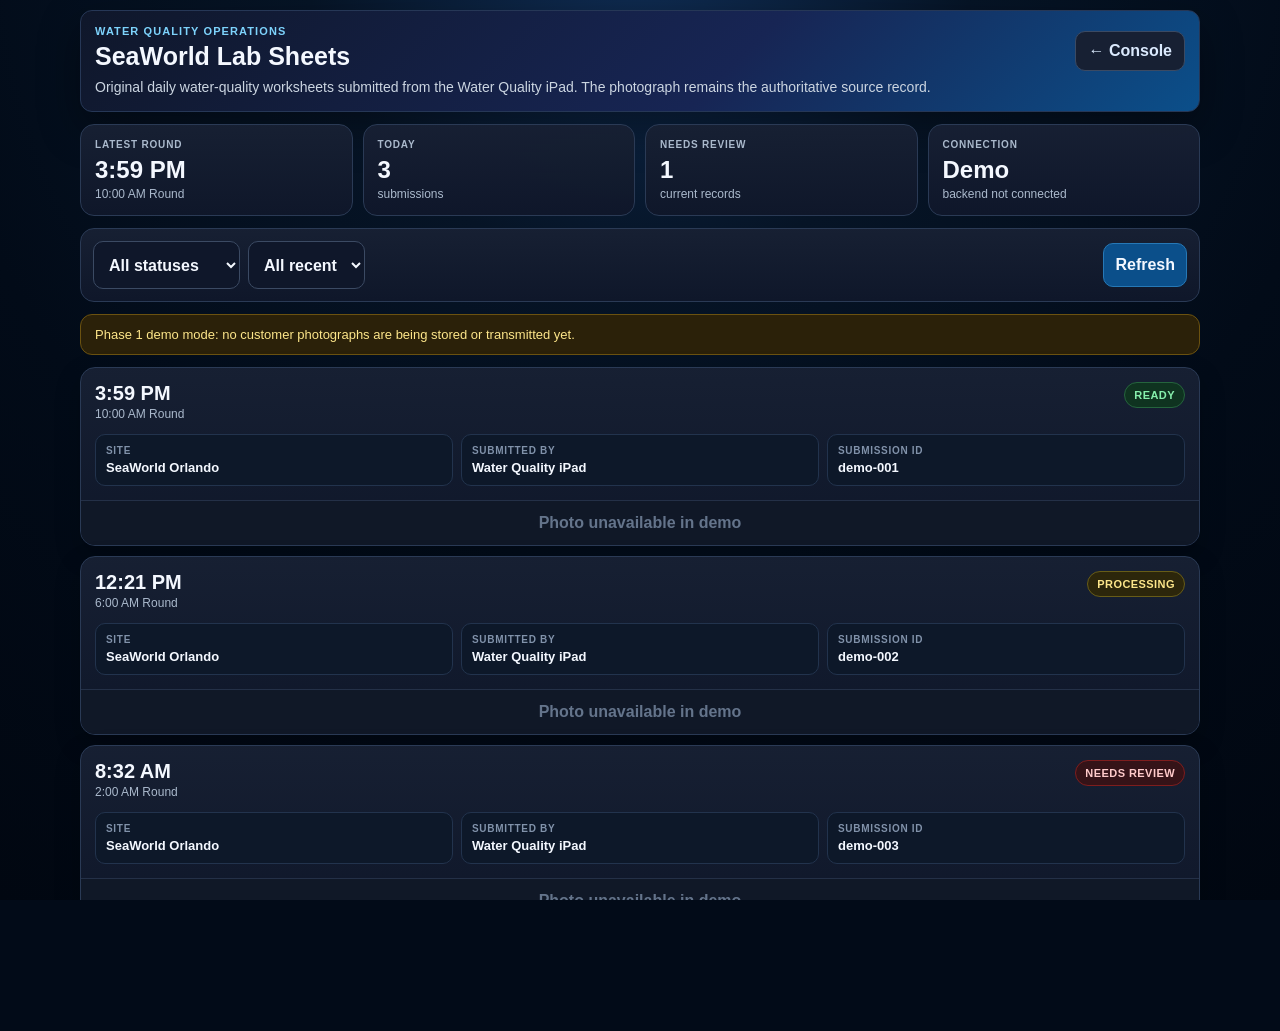
<file: lab-sheets.html>
<!DOCTYPE html>
<html lang="en">
<head>
<meta charset="utf-8">
<meta name="viewport" content="width=device-width,initial-scale=1,viewport-fit=cover">
<meta name="theme-color" content="#041b3d">
<meta name="apple-mobile-web-app-capable" content="yes">
<meta name="apple-mobile-web-app-status-bar-style" content="black-translucent">
<title>SeaWorld Lab Sheets</title>
<link rel="manifest" href="manifest.webmanifest">
<link rel="icon" href="icon-192.png">
<style>
:root{
  --page:#020b18;--surface:#071427;--surface2:#0b1c34;--surface3:#102541;
  --line:#17365c;--line2:#28476e;--text:#f4f8ff;--muted:#aab9cc;
  --cyan:#38d7ff;--green:#52ef6e;--amber:#ffb51c;--red:#ff4654;
}
*{box-sizing:border-box}
html{background:var(--page)}
body{
  margin:0;color:var(--text);font-family:-apple-system,BlinkMacSystemFont,"Segoe UI",Roboto,Arial,sans-serif;
  background:radial-gradient(circle at 50% -8%,#102f58 0,#061426 29%,#020b18 62%,#010711 100%);
  min-height:100vh;
}
button,a{font:inherit}
.shell{width:min(1120px,calc(100% - 18px));margin:10px auto 28px;padding-bottom:env(safe-area-inset-bottom)}
.hero{
  background:linear-gradient(135deg,#0f172a,#172554 58%,#0b4f8a);
  border:1px solid #263756;border-radius:16px;padding:18px;
  box-shadow:0 16px 40px rgba(0,0,0,.35)
}
.hero-top{display:flex;align-items:center;justify-content:space-between;gap:12px}
.eyebrow{font-size:11px;font-weight:850;letter-spacing:.1em;text-transform:uppercase;color:#7dd3fc}
h1{font-size:clamp(25px,6vw,38px);margin:5px 0 6px}
.hero p{margin:0;color:#cbd5e1;line-height:1.45}
.back{
  display:inline-flex;align-items:center;gap:7px;color:#dbeafe;text-decoration:none;
  border:1px solid #3b4a63;background:#172033;border-radius:10px;padding:10px 12px;font-weight:800;white-space:nowrap
}
.summary-grid{display:grid;grid-template-columns:repeat(4,1fr);gap:10px;margin-top:12px}
@media(max-width:760px){.summary-grid{grid-template-columns:repeat(2,1fr)}}
.kpi{background:linear-gradient(180deg,rgba(23,32,51,.98),rgba(15,23,42,.98));border:1px solid #2a3a55;border-radius:14px;padding:14px}
.kpi-label{font-size:10px;letter-spacing:.08em;text-transform:uppercase;color:var(--muted);font-weight:850}
.kpi-value{font-size:24px;font-weight:900;margin-top:6px}
.kpi-sub{font-size:12px;color:var(--muted);margin-top:3px}
.toolbar{
  display:flex;gap:10px;align-items:center;justify-content:space-between;margin-top:12px;
  padding:12px;background:linear-gradient(180deg,rgba(23,32,51,.98),rgba(15,23,42,.98));
  border:1px solid #2a3a55;border-radius:14px
}
.toolbar-left{display:flex;gap:8px;flex-wrap:wrap}
.control,select{
  min-height:44px;border:1px solid #3b4a63;background:#0f172a;color:var(--text);
  border-radius:10px;padding:9px 11px;font-weight:750
}
.control{cursor:pointer}
.control.primary{background:#0b4f8a;border-color:#2678b6}
.status-strip{margin-top:12px;padding:12px 14px;border-radius:12px;border:1px solid #24547a;background:#0f2741;color:#bae6fd;font-size:13px}
.status-strip.warning{background:#2b2109;border-color:#6b5210;color:#fde68a}
.status-strip.error{background:#321116;border-color:#7f1d1d;color:#fecaca}
.history{margin-top:12px;display:grid;gap:10px}
.entry{
  background:linear-gradient(180deg,rgba(23,32,51,.98),rgba(15,23,42,.98));
  border:1px solid #2a3a55;border-radius:15px;overflow:hidden;box-shadow:0 10px 26px rgba(0,0,0,.22)
}
.entry-main{padding:14px}
.entry-top{display:flex;justify-content:space-between;gap:12px;align-items:flex-start}
.time{font-size:20px;font-weight:900}
.date{font-size:12px;color:var(--muted);margin-top:2px}
.badge{font-size:11px;font-weight:850;letter-spacing:.04em;text-transform:uppercase;border-radius:999px;padding:6px 9px;white-space:nowrap}
.badge.ready{background:#0f3320;border:1px solid #25643d;color:#86efac}
.badge.processing{background:#2c260b;border:1px solid #675c17;color:#fde68a}
.badge.review{background:#351318;border:1px solid #7f1d1d;color:#fecaca}
.meta{display:grid;grid-template-columns:repeat(3,1fr);gap:8px;margin-top:13px}
@media(max-width:680px){.meta{grid-template-columns:1fr}}
.meta-item{background:#0d1829;border:1px solid #22334d;border-radius:10px;padding:10px}
.meta-label{font-size:10px;text-transform:uppercase;letter-spacing:.07em;color:#8192aa;font-weight:850}
.meta-value{margin-top:4px;font-size:13px;font-weight:750;overflow-wrap:anywhere}
.entry-actions{display:flex;border-top:1px solid #243047}
.entry-actions button{flex:1;border:0;background:#101827;color:#7dd3fc;padding:13px;font-weight:850;cursor:pointer}
.entry-actions button+button{border-left:1px solid #243047}
.entry-actions button:disabled{color:#64748b;cursor:not-allowed}
.empty{padding:34px 18px;text-align:center;border:1px dashed #345075;border-radius:14px;color:var(--muted)}
.empty strong{display:block;color:var(--text);font-size:18px;margin-bottom:6px}
.modal{position:fixed;inset:0;background:rgba(0,0,0,.82);display:none;align-items:center;justify-content:center;padding:12px;z-index:50}
.modal.open{display:flex}
.modal-card{width:min(980px,100%);max-height:94vh;overflow:auto;background:#071427;border:1px solid #28476e;border-radius:15px}
.modal-head{display:flex;align-items:center;justify-content:space-between;gap:10px;padding:12px 14px;border-bottom:1px solid #243047}
.modal-head strong{font-size:16px}
.modal-close{border:1px solid #3b4a63;background:#172033;color:#fff;border-radius:9px;padding:9px 11px;font-weight:850}
.photo-wrap{min-height:360px;display:grid;place-items:center;background:#030912;padding:14px}
.photo-wrap img{max-width:100%;max-height:75vh;object-fit:contain;border-radius:8px}
.photo-placeholder{text-align:center;color:var(--muted);max-width:420px;line-height:1.5}
.footer{margin-top:14px;text-align:center;color:#64748b;font-size:12px}
</style>
<link rel="stylesheet" href="field-ui.css"><style>.hero{padding:14px!important;border-radius:12px!important}.hero h1{font-size:25px!important}.hero p{font-size:14px}.field-bottom a{min-height:60px;text-align:center;text-decoration:none;color:#a4b7ca;padding:8px;font-weight:700;font-size:12px}.field-bottom a span{display:block;font-size:23px;margin-bottom:5px}</style></head>
<body>
<main class="shell">
  <section class="hero">
    <div class="hero-top">
      <div>
        <div class="eyebrow">Water Quality Operations</div>
        <h1>SeaWorld Lab Sheets</h1>
      </div>
      <a class="back" href="index.html">← Console</a>
    </div>
    <p>Original daily water-quality worksheets submitted from the Water Quality iPad. The photograph remains the authoritative source record.</p>
  </section>

  <section class="summary-grid" aria-label="Lab sheet summary">
    <div class="kpi"><div class="kpi-label">Latest Round</div><div class="kpi-value" id="latestRound">—</div><div class="kpi-sub" id="latestRoundSub">No data</div></div>
    <div class="kpi"><div class="kpi-label">Today</div><div class="kpi-value" id="todayCount">0</div><div class="kpi-sub">submissions</div></div>
    <div class="kpi"><div class="kpi-label">Needs Review</div><div class="kpi-value" id="reviewCount">0</div><div class="kpi-sub">current records</div></div>
    <div class="kpi"><div class="kpi-label">Connection</div><div class="kpi-value" id="connectionState">Demo</div><div class="kpi-sub" id="connectionSub">backend not connected</div></div>
  </section>

  <section class="toolbar">
    <div class="toolbar-left">
      <select id="statusFilter" aria-label="Filter by status">
        <option value="all">All statuses</option>
        <option value="ready">Ready</option>
        <option value="processing">Processing</option>
        <option value="review">Needs review</option>
      </select>
      <select id="dateFilter" aria-label="Filter by date">
        <option value="all">All recent</option>
        <option value="today">Today</option>
      </select>
    </div>
    <button class="control primary" id="refreshButton">Refresh</button>
  </section>

  <div class="status-strip warning" id="statusStrip">Phase 1 demo mode: no customer photographs are being stored or transmitted yet.</div>
  <section class="history" id="history" aria-live="polite"></section>
  <div class="footer">Phase 1 • Technician lab-sheet intake proof of concept</div>
</main>

<div class="modal" id="photoModal" role="dialog" aria-modal="true" aria-label="Original lab sheet">
  <div class="modal-card">
    <div class="modal-head"><strong id="modalTitle">Original photograph</strong><button class="modal-close" id="modalClose">Close</button></div>
    <div class="photo-wrap" id="photoWrap"></div>
  </div>
</div>

<script src="lab-config.js"></script>
<script src="lab-api.js"></script>
<script>
(() => {
  "use strict";
  const config = window.LAB_SHEETS_CONFIG;
  const API = window.LabSheetsAPI;
  let submissions = [];

  const $ = id => document.getElementById(id);
  const history = $("history");
  const statusFilter = $("statusFilter");
  const dateFilter = $("dateFilter");

  function fmtDateTime(iso) {
    const d = new Date(iso);
    return {
      time: d.toLocaleTimeString([], { hour: "numeric", minute: "2-digit" }),
      date: d.toLocaleDateString([], { weekday: "short", month: "short", day: "numeric", year: "numeric" })
    };
  }

  function isToday(iso) {
    const d = new Date(iso), n = new Date();
    return d.getFullYear() === n.getFullYear() && d.getMonth() === n.getMonth() && d.getDate() === n.getDate();
  }

  function statusLabel(status) {
    return ({ ready: "Ready", processing: "Processing", review: "Needs review" })[status] || "Unknown";
  }

  function escapeHtml(value) {
    return String(value ?? "").replace(/[&<>"']/g, c => ({'&':'&amp;','<':'&lt;','>':'&gt;','"':'&quot;',"'":'&#039;'}[c]));
  }

  function filtered() {
    return submissions.filter(item => {
      if (statusFilter.value !== "all" && item.status !== statusFilter.value) return false;
      if (dateFilter.value === "today" && !isToday(item.submittedAt)) return false;
      return true;
    });
  }

  function renderSummary() {
    const sorted = [...submissions].sort((a,b) => new Date(b.submittedAt) - new Date(a.submittedAt));
    const latest = sorted[0];
    if (latest) {
      const f = fmtDateTime(latest.submittedAt);
      $("latestRound").textContent = f.time;
      $("latestRoundSub").textContent = latest.roundLabel || f.date;
    } else {
      $("latestRound").textContent = "—";
      $("latestRoundSub").textContent = "No data";
    }
    $("todayCount").textContent = submissions.filter(x => isToday(x.submittedAt)).length;
    $("reviewCount").textContent = submissions.filter(x => x.status === "review").length;
    $("connectionState").textContent = config.demoMode ? "Demo" : "Live";
    $("connectionSub").textContent = config.demoMode ? "backend not connected" : "secure API connected";
  }

  function render() {
    renderSummary();
    const rows = filtered().sort((a,b) => new Date(b.submittedAt) - new Date(a.submittedAt));
    if (!rows.length) {
      history.innerHTML = '<div class="empty"><strong>No submissions found</strong>Try a different filter or refresh the page.</div>';
      return;
    }

    history.innerHTML = rows.map(item => {
      const f = fmtDateTime(item.submittedAt);
      const hasPhoto = Boolean(API.getImageUrl(item));
      return `
        <article class="entry">
          <div class="entry-main">
            <div class="entry-top">
              <div>
                <div class="time">${escapeHtml(f.time)}</div>
                <div class="date">${escapeHtml(item.roundLabel || f.date)}</div>
              </div>
              <span class="badge ${escapeHtml(item.status)}">${escapeHtml(statusLabel(item.status))}</span>
            </div>
            <div class="meta">
              <div class="meta-item"><div class="meta-label">Site</div><div class="meta-value">${escapeHtml(item.site || config.siteLabel)}</div></div>
              <div class="meta-item"><div class="meta-label">Submitted By</div><div class="meta-value">${escapeHtml(item.device || "Unknown device")}</div></div>
              <div class="meta-item"><div class="meta-label">Submission ID</div><div class="meta-value">${escapeHtml(item.id)}</div></div>
            </div>
          </div>
          <div class="entry-actions">
            <button data-view="${escapeHtml(item.id)}" ${hasPhoto ? "" : "disabled"}>${hasPhoto ? "View Original" : "Photo unavailable in demo"}</button>
          </div>
        </article>`;
    }).join("");
  }

  async function load() {
    $("refreshButton").disabled = true;
    $("refreshButton").textContent = "Refreshing…";
    try {
      const result = await API.listSubmissions();
      submissions = Array.isArray(result.submissions) ? result.submissions : [];
      $("statusStrip").className = result.demo ? "status-strip warning" : "status-strip";
      $("statusStrip").textContent = result.demo
        ? "Phase 1 demo mode: no customer photographs are being stored or transmitted yet."
        : `Live lab-sheet history loaded • ${new Date().toLocaleTimeString([], {hour:"numeric",minute:"2-digit"})}`;
      render();
    } catch (error) {
      $("statusStrip").className = "status-strip error";
      $("statusStrip").textContent = error.message || "Unable to load lab sheets.";
      submissions = [];
      render();
    } finally {
      $("refreshButton").disabled = false;
      $("refreshButton").textContent = "Refresh";
    }
  }

  function openPhoto(item) {
    const url = API.getImageUrl(item);
    if (!url) return;
    $("modalTitle").textContent = `${item.roundLabel || "Lab Sheet"} • ${fmtDateTime(item.submittedAt).time}`;
    $("photoWrap").innerHTML = `<img src="${escapeHtml(url)}" alt="Original submitted lab worksheet">`;
    $("photoModal").classList.add("open");
  }

  history.addEventListener("click", event => {
    const button = event.target.closest("[data-view]");
    if (!button) return;
    const item = submissions.find(x => x.id === button.dataset.view);
    if (item) openPhoto(item);
  });

  function closeModal() {
    $("photoModal").classList.remove("open");
    $("photoWrap").innerHTML = "";
  }

  $("modalClose").addEventListener("click", closeModal);
  $("photoModal").addEventListener("click", e => { if (e.target === $("photoModal")) closeModal(); });
  $("refreshButton").addEventListener("click", load);
  statusFilter.addEventListener("change", render);
  dateFilter.addEventListener("change", render);

  load();
  if (!config.demoMode && config.refreshIntervalMs > 0) setInterval(load, config.refreshIntervalMs);
})();
</script>
<nav class="field-bottom" aria-label="Main navigation"><a href="index.html#home"><span>⌂</span>Home</a><a href="index.html#calculate"><span>⚗</span>Calculate</a><a href="index.html#calibration"><span>◴</span>Calibration</a><a href="index.html#feeders"><span>▤</span>Feeders</a></nav></body>
</html>
</file>
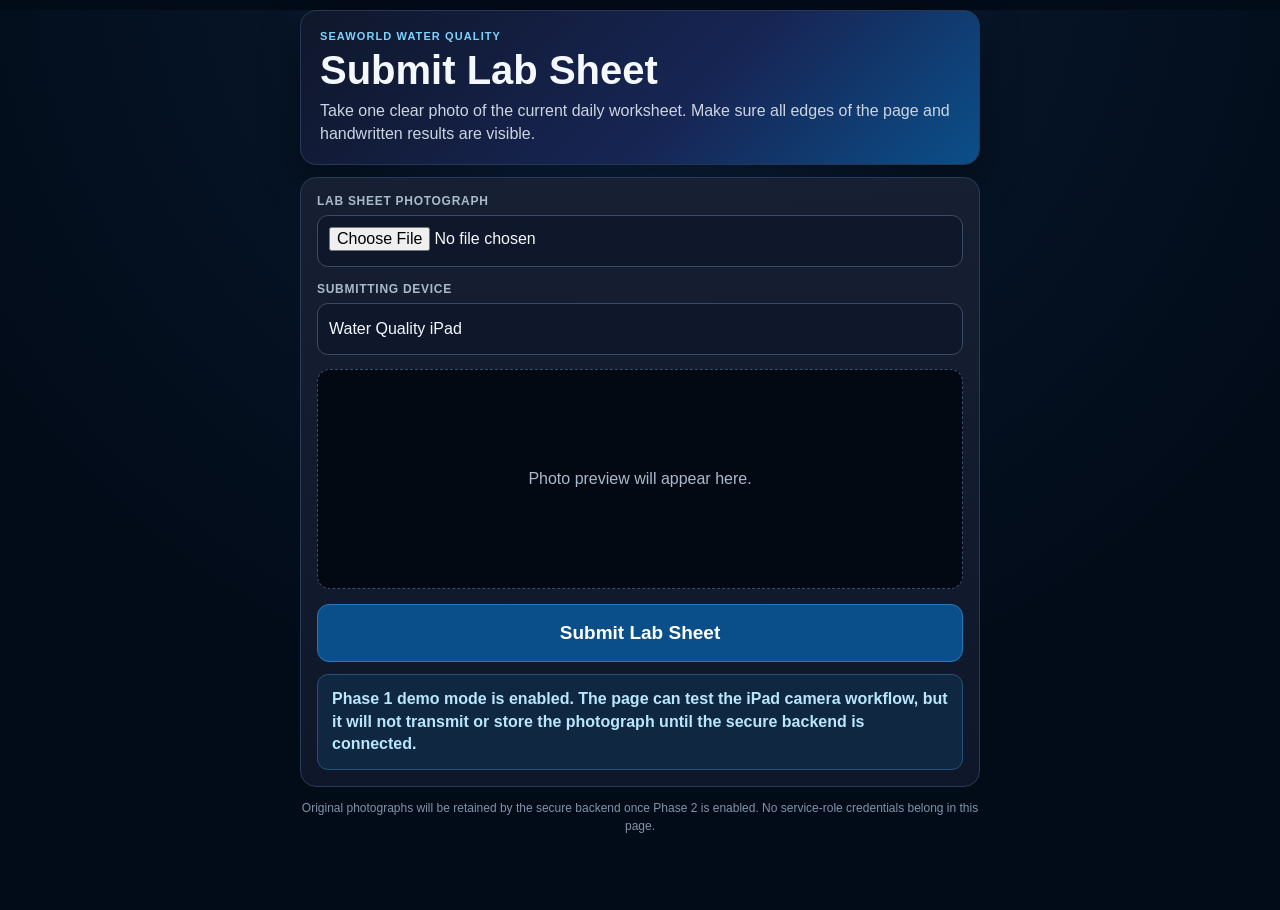
<file: lab-upload.html>
<!DOCTYPE html>
<html lang="en">
<head>
<meta charset="utf-8">
<meta name="viewport" content="width=device-width,initial-scale=1,viewport-fit=cover">
<meta name="theme-color" content="#041b3d">
<meta name="apple-mobile-web-app-capable" content="yes">
<title>Submit Lab Sheet</title>
<link rel="icon" href="icon-192.png">
<style>
:root{--page:#020b18;--surface:#071427;--surface2:#0b1c34;--line:#28476e;--text:#f4f8ff;--muted:#aab9cc;--cyan:#38d7ff;--green:#52ef6e;--amber:#ffb51c;--red:#ff4654}
*{box-sizing:border-box}
html{background:var(--page)}
body{margin:0;min-height:100vh;color:var(--text);font-family:-apple-system,BlinkMacSystemFont,"Segoe UI",Roboto,Arial,sans-serif;background:radial-gradient(circle at 50% -8%,#102f58 0,#061426 32%,#020b18 70%)}
.shell{width:min(680px,calc(100% - 18px));margin:10px auto 26px;padding-bottom:env(safe-area-inset-bottom)}
.hero{background:linear-gradient(135deg,#0f172a,#172554 58%,#0b4f8a);border:1px solid #263756;border-radius:16px;padding:19px;box-shadow:0 16px 40px rgba(0,0,0,.35)}
.eyebrow{font-size:11px;font-weight:850;letter-spacing:.1em;text-transform:uppercase;color:#7dd3fc}
h1{font-size:clamp(27px,7vw,40px);margin:6px 0}
.hero p{margin:0;color:#cbd5e1;line-height:1.45}
.card{margin-top:12px;background:linear-gradient(180deg,rgba(23,32,51,.98),rgba(15,23,42,.98));border:1px solid #2a3a55;border-radius:16px;padding:16px}
label{display:block;font-size:12px;font-weight:850;text-transform:uppercase;letter-spacing:.06em;color:var(--muted);margin-bottom:7px}
input[type=file],input[type=text]{width:100%;min-height:52px;border:1px solid #3b4a63;background:#0f172a;color:var(--text);border-radius:11px;padding:11px;font-size:16px}
.field+.field{margin-top:15px}
.preview{margin-top:14px;border:1px dashed #345075;border-radius:13px;min-height:220px;display:grid;place-items:center;overflow:hidden;background:#030912}
.preview img{display:block;max-width:100%;max-height:58vh;object-fit:contain}
.preview span{color:var(--muted);text-align:center;padding:25px;line-height:1.5}
.submit{width:100%;min-height:58px;margin-top:15px;border:1px solid #2678b6;border-radius:12px;background:#0b4f8a;color:#fff;font-size:19px;font-weight:900}
.submit:disabled{opacity:.5}
.message{display:none;margin-top:12px;padding:13px 14px;border-radius:11px;font-weight:750;line-height:1.4}
.message.show{display:block}
.message.info{background:#0f2741;border:1px solid #24547a;color:#bae6fd}
.message.success{background:#0f3320;border:1px solid #25643d;color:#bbf7d0}
.message.error{background:#321116;border:1px solid #7f1d1d;color:#fecaca}
.note{margin-top:12px;color:#8293aa;font-size:12px;line-height:1.5;text-align:center}
</style>
</head>
<body>
<main class="shell">
  <section class="hero">
    <div class="eyebrow">SeaWorld Water Quality</div>
    <h1>Submit Lab Sheet</h1>
    <p>Take one clear photo of the current daily worksheet. Make sure all edges of the page and handwritten results are visible.</p>
  </section>

  <form class="card" id="uploadForm">
    <div class="field">
      <label for="photo">Lab sheet photograph</label>
      <input id="photo" name="photo" type="file" accept="image/*" capture="environment" required>
    </div>
    <div class="field">
      <label for="device">Submitting device</label>
      <input id="device" name="device" type="text" value="Water Quality iPad" autocomplete="off">
    </div>
    <div class="preview" id="preview"><span>Photo preview will appear here.</span></div>
    <button class="submit" id="submitButton" type="submit">Submit Lab Sheet</button>
    <div class="message info show" id="message">Phase 1 demo mode is enabled. The page can test the iPad camera workflow, but it will not transmit or store the photograph until the secure backend is connected.</div>
  </form>

  <div class="note">Original photographs will be retained by the secure backend once Phase 2 is enabled. No service-role credentials belong in this page.</div>
</main>

<script src="lab-config.js"></script>
<script src="lab-api.js"></script>
<script>
(() => {
  "use strict";
  const photo = document.getElementById("photo");
  const preview = document.getElementById("preview");
  const form = document.getElementById("uploadForm");
  const message = document.getElementById("message");
  const submitButton = document.getElementById("submitButton");
  let objectUrl = "";

  function showMessage(text, type) {
    message.className = `message ${type} show`;
    message.textContent = text;
  }

  photo.addEventListener("change", () => {
    if (objectUrl) URL.revokeObjectURL(objectUrl);
    const file = photo.files && photo.files[0];
    if (!file) {
      preview.innerHTML = "<span>Photo preview will appear here.</span>";
      return;
    }
    objectUrl = URL.createObjectURL(file);
    const img = document.createElement("img");
    img.src = objectUrl;
    img.alt = "Selected lab sheet";
    preview.replaceChildren(img);
  });

  form.addEventListener("submit", async event => {
    event.preventDefault();
    const file = photo.files && photo.files[0];
    if (!file) {
      showMessage("Take or choose a photo first.", "error");
      return;
    }

    if (!/^image\//.test(file.type || "")) {
      showMessage("The selected file is not recognized as an image.", "error");
      return;
    }

    submitButton.disabled = true;
    submitButton.textContent = "Submitting…";
    showMessage("Submitting photograph…", "info");

    try {
      const result = await window.LabSheetsAPI.uploadSubmission({
        file,
        deviceLabel: document.getElementById("device").value.trim()
      });
      showMessage(`Lab sheet submitted successfully${result.submissionId ? ` • ${result.submissionId}` : ""}.`, "success");
      form.reset();
      document.getElementById("device").value = window.LAB_SHEETS_CONFIG.defaultDeviceLabel || "Water Quality iPad";
      preview.innerHTML = "<span>Photo submitted. Ready for the next lab round.</span>";
    } catch (error) {
      showMessage(error.message || "Unable to submit the photograph.", "error");
    } finally {
      submitButton.disabled = false;
      submitButton.textContent = "Submit Lab Sheet";
    }
  });
})();
</script>
</body>
</html>
</file>
<file: field-ui.css>
/* Field-first shell: large tasks, compact context and persistent navigation. */
body{padding-bottom:calc(90px + env(safe-area-inset-bottom));font-size:16px}.wrap{margin-top:0!important}.header-clean,.tabs,#opsDashboard{display:none!important}.field-header{display:flex;align-items:center;justify-content:space-between;padding:16px 0 12px}.field-header h1{margin:0;font-size:25px}.field-header small{color:#8ab7d0}.test-status{font-size:12px;color:#ffd58a;border:1px solid #79561c;border-radius:99px;padding:7px 10px}.pool-context{position:sticky;top:0;z-index:40;display:flex;align-items:center;justify-content:space-between;gap:12px;background:#071c30;border:1px solid #24526e;border-radius:12px;padding:12px;margin-bottom:18px}.pool-context strong{font-size:15px}.pool-context small{display:block;color:#9ab4c8;margin-bottom:4px}.field-button{min-height:48px;border:1px solid #22b6ff;border-radius:10px;background:#102f46;color:#8ae1ff;padding:10px 16px;font-weight:800;cursor:pointer}.task-page{display:none}.task-page.active{display:block}.task-page h2{font-size:25px;margin:18px 0}.task-list{display:grid;gap:12px}.task-button{display:grid;grid-template-columns:44px minmax(0,1fr) 20px;gap:14px;align-items:center;min-height:98px;text-align:left;padding:18px;border:1px solid #24526e;border-radius:16px;background:linear-gradient(135deg,#102b43,#071727);color:#fff;cursor:pointer}.task-icon{font-size:29px;color:#22b6ff}.task-button strong{display:block;font-size:21px}.task-button small{display:block;margin-top:6px;color:#a4bfd4;font-size:14px;line-height:1.4}.task-arrow{font-size:26px;color:#89c2e1}.recent-title{display:flex;align-items:center;justify-content:space-between;margin-top:25px}.recent-pools{display:flex;gap:10px;flex-wrap:wrap}.recent-pools button{min-height:58px;background:#10283c;color:#fff;border:1px solid #24526e;border-radius:10px;padding:12px;text-align:left}.recent-pools small{display:block;color:#9ab4c8}.field-bottom{position:fixed;bottom:0;left:0;right:0;z-index:60;display:grid;grid-template-columns:repeat(4,minmax(0,1fr));background:#061526;border-top:1px solid #24526e;padding:8px 8px calc(8px + env(safe-area-inset-bottom))}.field-bottom button{min-height:60px;border:0;border-radius:9px;background:transparent;color:#a4b7ca;font-weight:700;font-size:12px;cursor:pointer}.field-bottom button span{display:block;font-size:23px;margin-bottom:5px}.field-bottom button.active{color:#38d7ff;background:#0b2940}.field-bottom button:focus-visible,.task-button:focus-visible,.field-button:focus-visible{outline:3px solid #fff;outline-offset:3px}.pool-dialog{background:#071727;color:#fff;width:min(540px,calc(100% - 24px));max-height:85vh;border:1px solid #24526e;border-radius:18px;padding:20px}.pool-dialog::backdrop{background:rgba(0,0,0,.75)}.pool-dialog header{display:flex;justify-content:space-between;align-items:center}.pool-dialog input{width:100%;min-height:50px;padding:12px;margin:14px 0;background:#061629;color:white;border:1px solid #24526e;border-radius:9px}.pool-results{display:grid;gap:8px;max-height:55vh;overflow:auto}.pool-results button{min-height:62px;padding:12px;background:#10283c;color:white;border:1px solid #24526e;border-radius:10px;text-align:left}.pool-results small{display:block;margin-top:5px;color:#9ab4c8}.calculator-breadcrumb{margin:12px 0!important}.back-button{min-height:48px!important}.calc-visual,.pump-hero,.incident-hero{min-height:unset!important;padding:16px!important}.calc-visual h2,.pump-hero h2,.incident-hero h2{font-size:24px!important}.calc-visual-icon,.pump-hero-icon,.incident-timer{display:none!important}.calc-visual,.pump-hero,.incident-hero{grid-template-columns:1fr!important}.calc-kicker{font-size:11px!important}.formula-card{margin-top:12px}.field-reference{margin:16px 0;border:1px solid #24526e;border-radius:12px;padding:14px;background:#071727}.field-reference summary{min-height:36px;font-weight:800;cursor:pointer;color:#a6d9f5}input,select,textarea{font-size:16px!important;min-height:48px!important}button{touch-action:manipulation}.field-help{font-size:13px;line-height:1.5;color:#9bb5c9}.panel.active{padding-top:0}#calibrationPanel>.pump-hero{display:none}#calibrationFrame{margin-top:0!important}.grid{align-items:start!important}
@media(min-width:900px){.task-list{grid-template-columns:repeat(2,minmax(0,1fr))}.field-bottom{left:50%;transform:translateX(-50%);width:min(100%,900px);border:1px solid #24526e;border-bottom:0;border-radius:16px 16px 0 0}.field-header,.pool-context,.task-page{max-width:1100px;margin-left:auto;margin-right:auto}}
@media(max-width:600px){.task-button{min-height:94px;padding:16px}.task-button strong{font-size:20px}.task-page h2{font-size:24px}.grid{grid-template-columns:1fr!important}.pool-context strong{font-size:14px}}

.version-panel,.footer{display:none!important}

.test-status{color:#91e5bb;border-color:#266c47;background:#0b281d;font-size:11px;max-width:48%;text-align:right}.pool-context{box-shadow:0 4px 14px #020b18}.field-bottom{box-shadow:0 -4px 18px #020b18}

/* Keep navigation outside the scrolling content, including tall iOS iframes. */
html{height:100%;overflow:hidden}
body{height:100vh;height:100dvh;min-height:0;overflow:hidden;display:flex;flex-direction:column;padding-bottom:0}
body>.wrap{flex:1 1 0;min-height:0;overflow-x:hidden;overflow-y:auto;-webkit-overflow-scrolling:touch;overscroll-behavior-y:contain;margin-top:0!important;margin-bottom:0;padding-bottom:16px}
body>.field-bottom{position:relative;inset:auto;flex:0 0 auto;width:100%;max-width:900px;align-self:center;transform:none;padding-bottom:calc(8px + env(safe-area-inset-bottom,0px))}
</file>
<file: feeder-workflow.css>
#view-feeders{padding-bottom:30px}.fw-header h2{margin-top:0}.fw-header progress{display:block;width:100%;height:18px;margin:12px 0;accent-color:#08786e}.fw-filters{display:flex;flex-wrap:wrap;gap:12px;margin:16px 0}.fw-filters label{flex:1;min-width:150px}.fw-header label,.fw-dialog label,#fwDailyControls label{display:block;font-weight:650}.fw-header input,.fw-header select,.fw-dialog input,.fw-dialog select,.fw-dialog textarea,#fwDailyControls input{display:block;width:100%;box-sizing:border-box;min-height:48px;padding:10px;margin:6px 0 14px;border:1px solid #a7bbc7;border-radius:8px;background:#fff;color:#183747;font:inherit}.fw-queues,.fw-actions{display:flex;flex-wrap:wrap;gap:8px}.fw-queues{margin-bottom:20px}.fw-queues button,.fw-actions button,#fwTech,.fw-correct{min-height:48px;padding:12px 16px;border:1px solid #a7bbc7;border-radius:9px;background:#fff;color:#183747;font:inherit;font-weight:650;cursor:pointer}.fw-queues button.active,.fw-actions .fw-primary{background:#086f75;color:#fff;border-color:#086f75}.fw-feeder{border:1px solid #cbd8df;border-radius:12px;padding:16px;margin-bottom:14px;background:#fff}.fw-feeder-title{display:flex;justify-content:space-between;align-items:center;gap:10px;flex-wrap:wrap}.fw-feeder-title strong{font-size:1.3rem}.fw-badge{background:#fff2d4;color:#765009;border-radius:20px;padding:7px 10px;font-size:.85rem;font-weight:700}.fw-badge.done{background:#dcf3e7;color:#155b39}.fw-pool{margin:8px 0;color:#4c6372}.fw-last{padding:10px 0;border-top:1px solid #e0e8ed}.fw-state{padding:10px;background:#edf5f8;border-radius:8px;margin-bottom:12px;font-weight:650}.fw-state small,.fw-event small{display:block;font-weight:400;margin-top:6px;color:#4c6372}.fw-note{margin:10px 0;white-space:pre-wrap;overflow-wrap:anywhere}.fw-event{padding:14px 0;border-bottom:1px solid #d7e2e8;overflow-wrap:anywhere}.fw-event b{display:block;margin-top:7px;white-space:pre-wrap}.fw-dialog{width:min(560px,90vw);max-height:85vh;overflow:auto;border:0;border-radius:16px;padding:24px;color:#183747;box-shadow:0 15px 60px #102f4560}.fw-dialog::backdrop{background:#102f4580}.fw-error{color:#a32323;font-weight:650}.fw-empty{padding:18px;text-align:center}#fwRefresh{display:block;margin-top:12px}.fw-dialog h2{margin-top:0}.fw-actions button:disabled{opacity:.6;cursor:wait}@media(max-width:520px){.fw-feeder .fw-actions button{flex:1 1 45%;padding:12px 8px}.fw-queues button{flex:1 1 30%;padding:10px 6px;font-size:.9rem}.fw-filters{gap:6px}.fw-dialog{padding:18px}.fw-header .fw-actions button{flex:1}}
#view-feeders .card{background:#f5f9fc;color:#183747}#view-feeders .muted{color:#526a79}.fw-feeder{color:#183747}.fw-dialog{background:#fff}.fw-dialog p{color:#405b6b}#view-feeders label{color:#183747}.fw-dialog label{color:#183747}
.fw-topline{display:flex;justify-content:space-between;align-items:center;gap:12px;flex-wrap:wrap}.fw-topline h2{margin:0}.fw-tech-label{flex:1;max-width:260px}.fw-header .fw-filters{margin:4px 0;gap:10px}.fw-header .fw-filters label{min-width:120px}.fw-header input,.fw-header select{margin-bottom:6px}.fw-header progress{height:8px;margin:10px 0}.fw-glance-title{font-weight:650;font-size:.85rem;margin:10px 0 6px}.fw-chips{display:flex;flex-wrap:wrap;gap:6px;margin-bottom:10px}.fw-chip{min-height:44px;padding:8px 12px;background:#e5f0fa;border:1px solid #8caecb;border-radius:9px;color:#183747;font:inherit;font-size:.9rem;cursor:pointer}.fw-chip.low{background:#fff0c9;border-color:#bd810d;color:#694409}.fw-chip.ready{background:#dcf3e7;border-color:#389669;color:#155b39}.fw-tools{display:flex;flex-wrap:wrap;align-items:center;gap:8px;margin-top:10px}.fw-tools button,#fwShareDaily,.fw-feedback button{min-height:44px;padding:8px 12px;border:1px solid #a7bbc7;border-radius:8px;color:#183747;background:#fff;font:inherit;cursor:pointer}.fw-tools #fwRefresh{font-size:.75rem;margin:0;flex:1;min-width:150px}.fw-secondary-label{display:flex!important;align-items:center;gap:10px;margin-bottom:12px;font-size:.85rem}.fw-secondary-label select{min-height:44px;background:#fff;color:#183747;border:1px solid #a7bbc7;border-radius:8px;padding:8px;font:inherit}.fw-levels{display:flex;gap:6px;margin-bottom:12px}.fw-levels button{flex:1;min-width:0;min-height:48px;padding:8px 4px;border:1px solid #94adbd;border-radius:8px;color:#183747;background:#fff;font:inherit;font-weight:650;cursor:pointer}.fw-levels button[aria-pressed=true]{background:#086f75;color:#fff;border-color:#086f75}.fw-inline{margin-top:12px;padding:12px;background:#edf5f8;border-radius:8px}.fw-inline textarea,.fw-inline input{width:100%;box-sizing:border-box;color:#183747;background:#fff;font:inherit;border:1px solid #9ab3c2;border-radius:8px;padding:10px;margin:6px 0;min-height:48px}.fw-feedback{font-size:.85rem;margin-top:10px}.fw-feedback:empty{display:none}.fw-feeder:focus{outline:3px solid #08786e;outline-offset:3px}.fw-feeder{scroll-margin-top:12px}#fwDaily summary{cursor:pointer;min-height:44px;font-weight:700;display:flex;align-items:center}#fwDailyControls{display:flex;align-items:center;gap:12px;flex-wrap:wrap;margin-top:10px}#fwDailyControls label{flex:1;max-width:220px}#fwDailyControls input{margin:6px 0}#view-feeders button:disabled{opacity:.55;cursor:wait}@media(max-width:520px){.fw-tech-label{max-width:none}.fw-header #fwProgress{font-size:.9rem;line-height:1.5}.fw-topline{gap:6px}.fw-queues{margin-bottom:8px}.fw-header .fw-filters label{min-width:0}.fw-chip{font-size:.85rem}.fw-levels{gap:4px}.fw-levels button{font-size:.85rem}}
.fw-glance-toggle{min-height:44px;padding:8px 10px;border:0;background:transparent;color:#086f75;text-decoration:underline;font:inherit;font-size:.85rem;cursor:pointer}
.fw-reset summary{min-height:44px;cursor:pointer;font-weight:650}.fw-reset button{min-height:48px;padding:10px 16px;color:#8d2525;background:#fff;border:1px solid #b45454;border-radius:8px;font:inherit}.fw-reset p{font-size:.9rem;line-height:1.5}
</file>
<file: calibration-ocr.css>
.ocr-actions{display:flex;flex-wrap:wrap;gap:8px}.ocr-actions button{min-height:48px;padding:10px 14px}.ocr-panel [hidden]{display:none!important}.ocr-panel canvas{display:block;width:100%;max-height:480px;object-fit:contain;touch-action:none;margin:12px 0;border-radius:8px}.ocr-panel canvas{max-height:none}.ocr-panel label{display:block;margin-top:10px}.ocr-panel input,.ocr-panel select{width:100%}.ocr-panel pre{white-space:pre-wrap;overflow-wrap:anywhere;font-size:13px}.ocr-panel [role=status]{margin:10px 0}.ocr-panel .muted{line-height:1.5}
</file>
<file: inventory.css>
:root{--navy:#0f2744;--blue:#0b4f8a;--cyan:#35bff3;--bg:#07111f;--panel:#111f33;--panel2:#172a43;--line:#2a4564;--text:#f3f7fb;--muted:#a8bbcf;--green:#34d399;--green-bg:#0d382f;--amber:#fbbf24;--red:#fb7185}
*{box-sizing:border-box}
body{margin:0;background:radial-gradient(circle at top,#173354 0,#07111f 45%,#040a12 100%);color:var(--text);font-family:-apple-system,BlinkMacSystemFont,"Segoe UI",Roboto,Arial,sans-serif;min-height:100vh}
button,input{font:inherit}
button{touch-action:manipulation}
.inventory-shell{width:min(900px,calc(100% - 20px));margin:10px auto;padding:0 0 calc(28px + env(safe-area-inset-bottom))}
.inventory-header{position:relative;padding:22px 18px;background:linear-gradient(135deg,#0f2744,#0b4f8a);border:1px solid #31547a;border-radius:18px;box-shadow:0 16px 40px rgba(0,0,0,.3)}
.inventory-header h1{margin:4px 0;font-size:clamp(28px,7vw,42px)}
.inventory-header p{margin:0;color:#d7e7f5}
.eyebrow{margin:0!important;text-transform:uppercase;letter-spacing:.1em;font-size:11px;font-weight:900;color:#7dd3fc!important}
.back-link{display:inline-block;color:#fff;text-decoration:none;font-weight:800;margin-bottom:18px;min-height:36px}
.sync-badge{position:absolute;right:16px;top:17px;border:1px solid rgba(255,255,255,.3);background:rgba(3,17,31,.35);padding:7px 10px;border-radius:999px;font-size:12px;font-weight:800}
.sync-badge.error{color:#fecdd3;border-color:#fb7185}
.summary-grid{display:grid;grid-template-columns:1fr 1fr;gap:10px;margin:12px 0}
.summary-card,.workflow-card,.section-card,.share-card{background:linear-gradient(180deg,var(--panel2),var(--panel));border:1px solid var(--line);border-radius:16px;box-shadow:0 10px 28px rgba(0,0,0,.2)}
.summary-card{padding:16px}
.summary-card span,.summary-card small{display:block;color:var(--muted)}
.summary-card strong{display:block;color:#7dd3fc;font-size:28px;margin:5px 0}
.workflow-card{padding:16px;margin-bottom:12px}
label{display:block;font-weight:850;margin-bottom:7px}
input{width:100%;min-height:52px;border-radius:11px;border:1px solid #54708e;background:#081626;color:#fff;padding:11px 13px;font-size:17px}
.help,#shareHelp{color:var(--muted);font-size:13px;margin:9px 0 0}
.property-list{display:grid;gap:12px}
.property-card{background:linear-gradient(180deg,#172a43,#0f1d30);border:2px solid var(--line);border-radius:17px;padding:16px;transition:border-color .2s,background .2s}
.property-card.complete{border-color:#34d399;background:linear-gradient(180deg,#12372f,#0c251f)}
.property-title{display:flex;justify-content:space-between;align-items:center;gap:10px;margin-bottom:13px}
.property-title h2{margin:0;font-size:22px}
.status{padding:6px 9px;border-radius:999px;background:#283b52;color:#c4d4e5;font-size:12px;font-weight:900}
.complete .status{background:#145c4a;color:#b8ffe6}
.count-row{display:grid;grid-template-columns:minmax(100px,1fr) 58px 80px 58px;align-items:center;gap:8px;padding:12px 0;border-top:1px solid rgba(128,159,190,.2)}
.count-label strong,.count-label small{display:block}.count-label small{color:var(--muted);margin-top:3px}
.stepper{min-height:54px;border:1px solid #416383;background:#0a1b2e;color:#fff;border-radius:12px;font-size:30px;font-weight:500;line-height:1}
.count-value{text-align:center;font-size:31px;font-weight:900;color:#fff}
.count-value small{display:block;color:var(--muted);font-size:10px;text-transform:uppercase;letter-spacing:.08em}
.save-property,.primary{width:100%;min-height:54px;border:0;border-radius:12px;background:linear-gradient(135deg,#108bc9,#35bff3);color:#031521;font-weight:900;font-size:17px;margin-top:10px}
.save-property:disabled,.primary:disabled{background:#34465a;color:#93a4b6}
.save-property.saved{background:linear-gradient(135deg,#188965,#34d399);color:#031b13}
.share-card{padding:16px;margin:12px 0}.share-button{margin:0}
.section-card{padding:16px;margin-top:12px}
.section-heading{display:flex;justify-content:space-between;gap:10px;align-items:end;margin-bottom:12px}.section-heading h2{margin:4px 0 0}.section-heading>span{font-size:12px;color:var(--muted)}
.stats-grid{display:grid;grid-template-columns:repeat(3,1fr);gap:10px}
.stat-card{border:1px solid #294662;background:#0a1829;border-radius:13px;padding:13px}.stat-card h3{margin:0 0 10px}.stat-line{margin:8px 0}.stat-line strong{display:block;font-size:16px}.stat-line span{font-size:12px;color:var(--muted)}
.history-card summary{cursor:pointer;font-size:19px;font-weight:900;min-height:40px}
.history-entry{padding:13px 0;border-top:1px solid rgba(128,159,190,.2)}.history-entry:first-child{margin-top:10px}.history-entry header{display:flex;justify-content:space-between;gap:10px}.history-entry h3{margin:0;font-size:16px}.history-entry time,.history-entry small{color:var(--muted);font-size:12px}.history-entry ul{margin:8px 0 0;padding-left:20px}
.toast{position:fixed;left:50%;bottom:calc(18px + env(safe-area-inset-bottom));transform:translate(-50%,120px);opacity:0;background:#e6f6ff;color:#062039;padding:12px 16px;border-radius:12px;font-weight:850;box-shadow:0 12px 35px rgba(0,0,0,.4);transition:.2s;z-index:10;max-width:calc(100% - 30px);text-align:center}.toast.show{transform:translate(-50%,0);opacity:1}.toast.error{background:#ffe4e8;color:#7f1d2d}
@media(max-width:700px){.stats-grid{grid-template-columns:1fr}.section-heading{align-items:start;flex-direction:column}.count-row{grid-template-columns:minmax(90px,1fr) 56px 70px 56px}}
@media(max-width:430px){.summary-grid{grid-template-columns:1fr}.sync-badge{position:static;display:inline-block;margin-top:14px}.count-row{grid-template-columns:1fr 52px 64px 52px}.count-label{grid-column:1/-1}.inventory-header{padding:18px 15px}}
</file>
